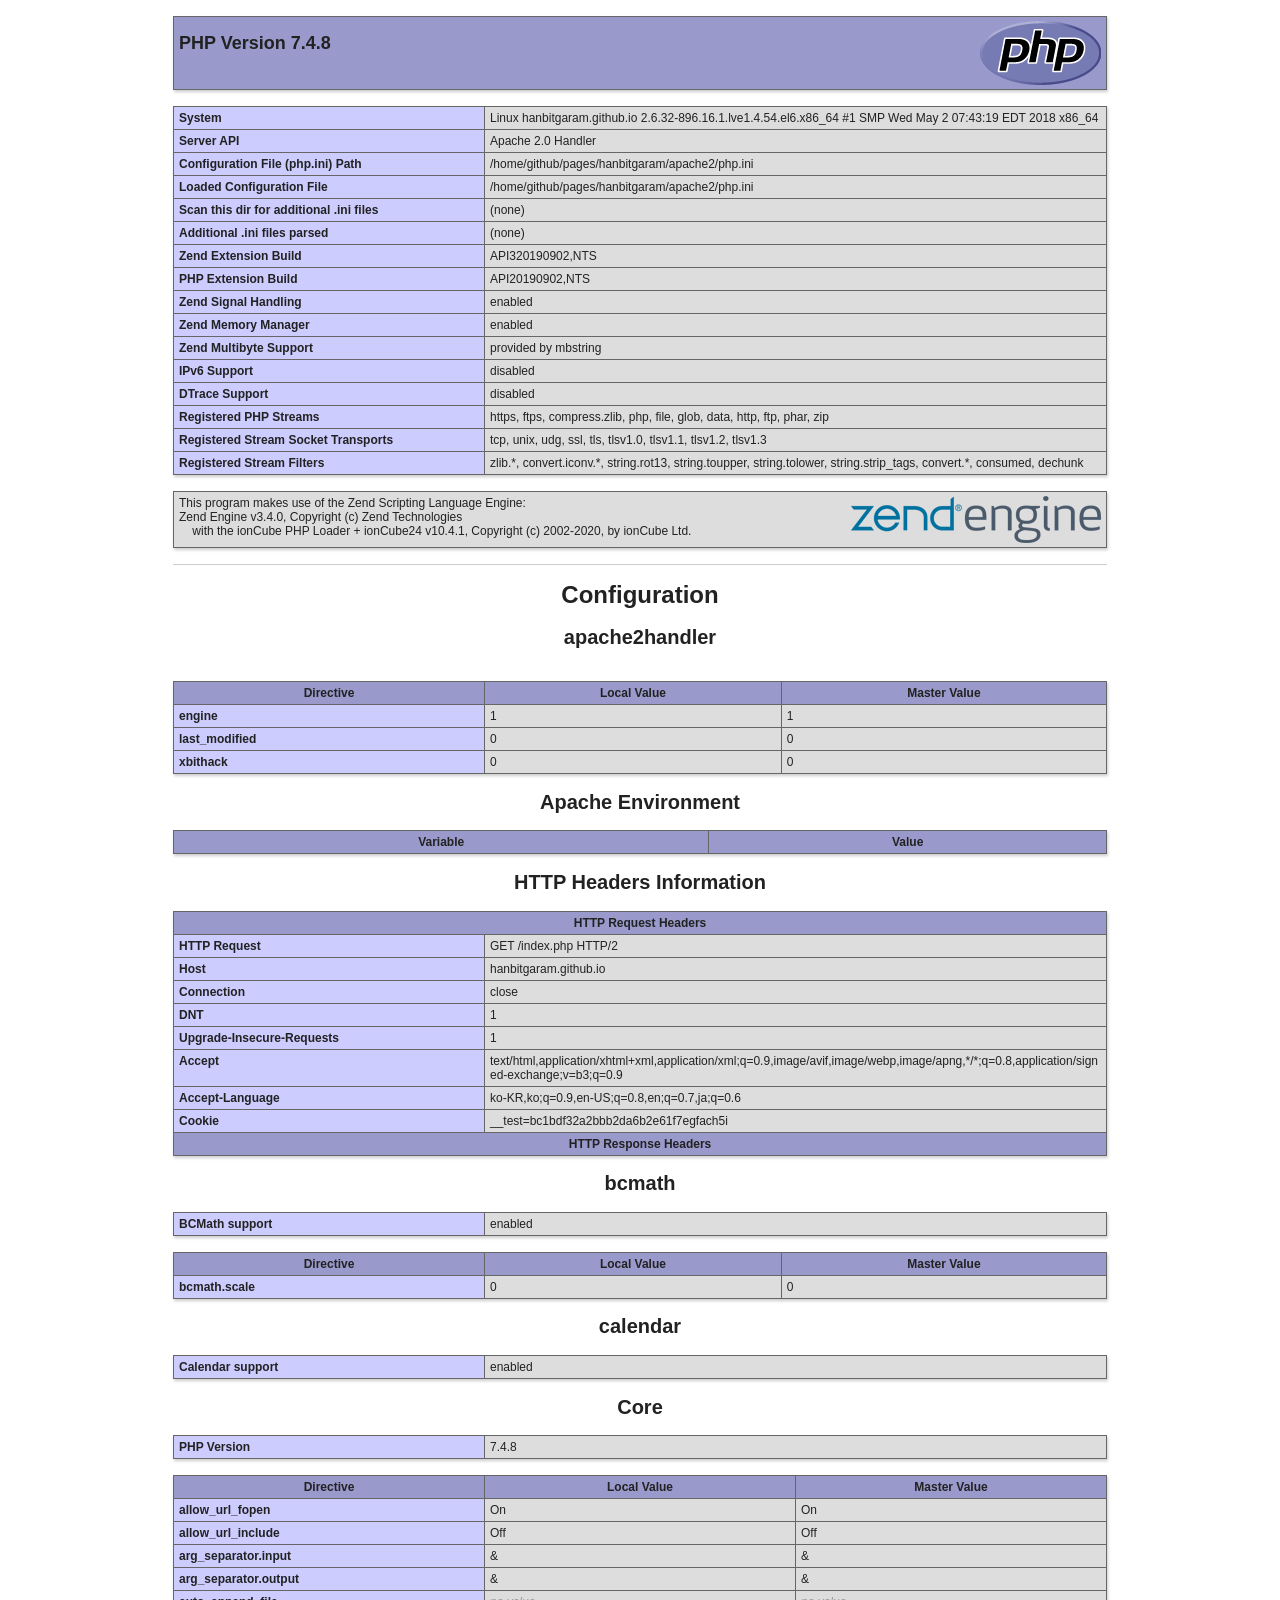
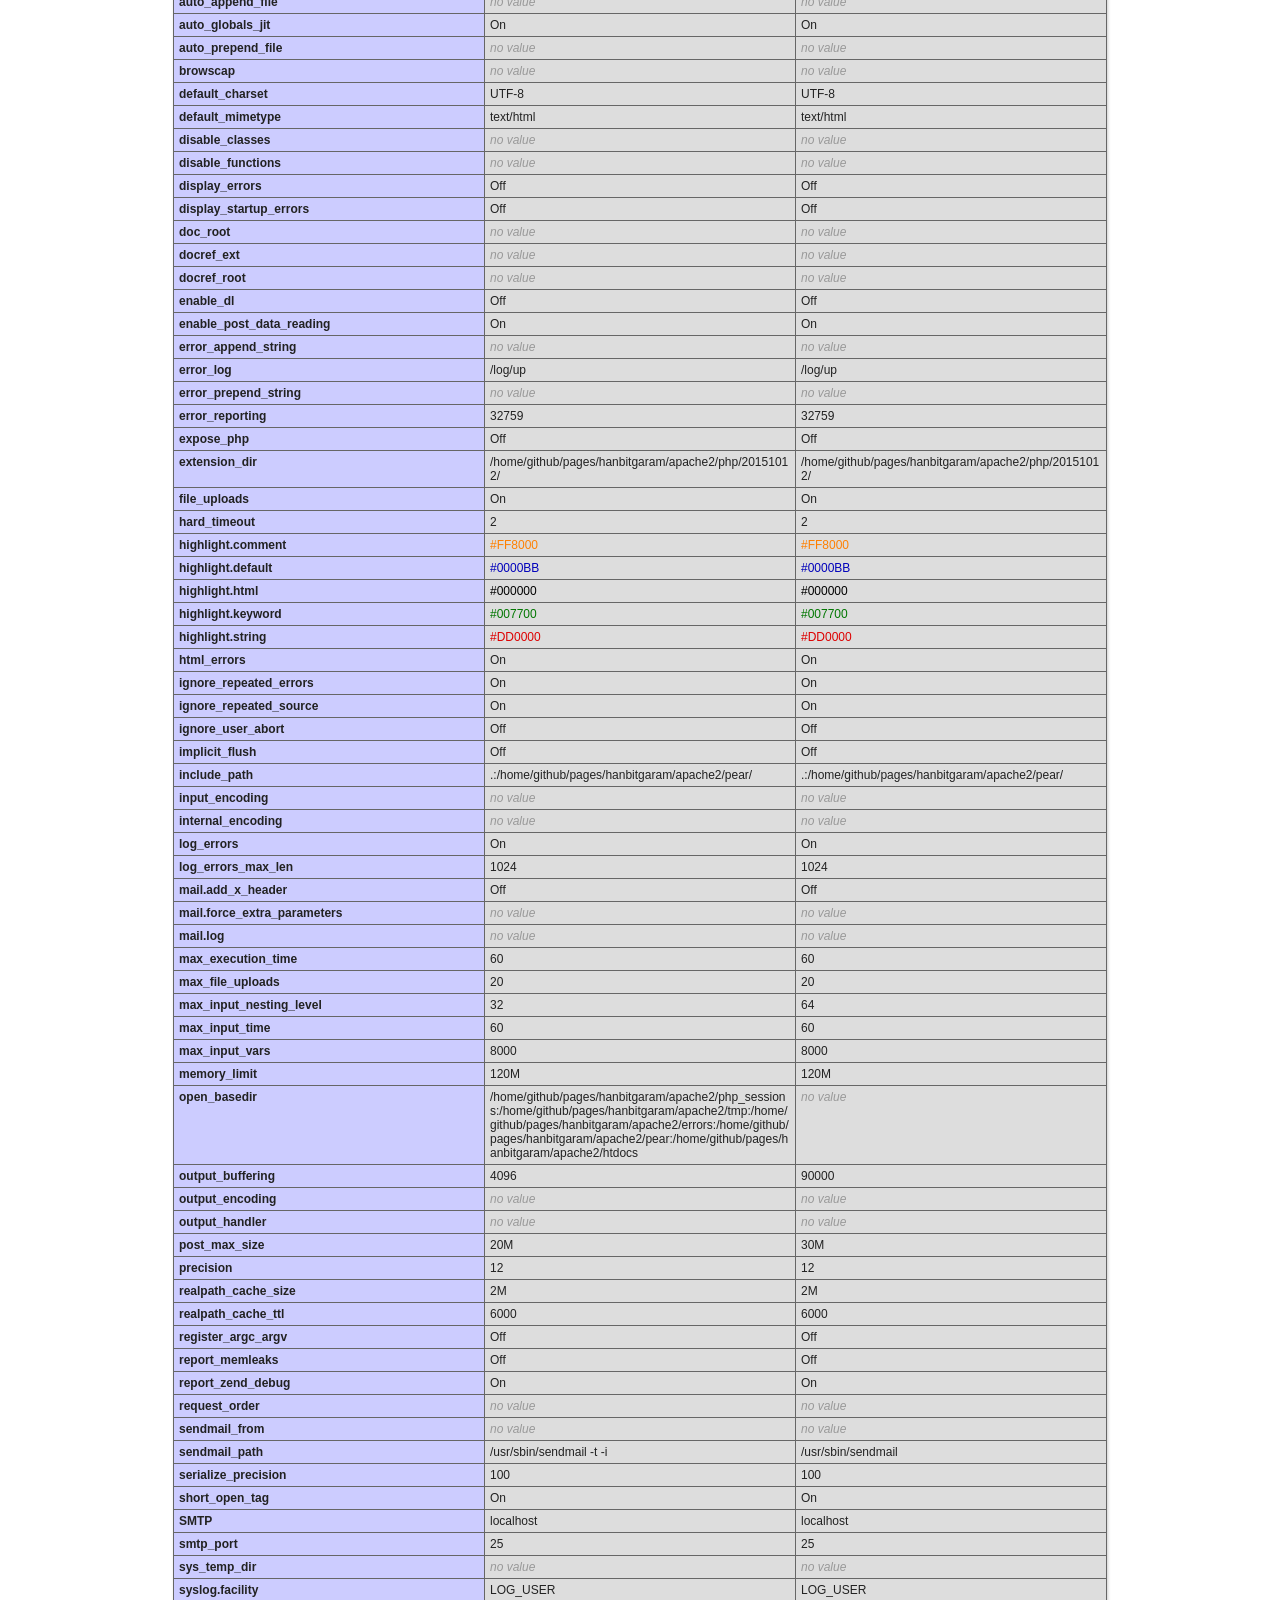
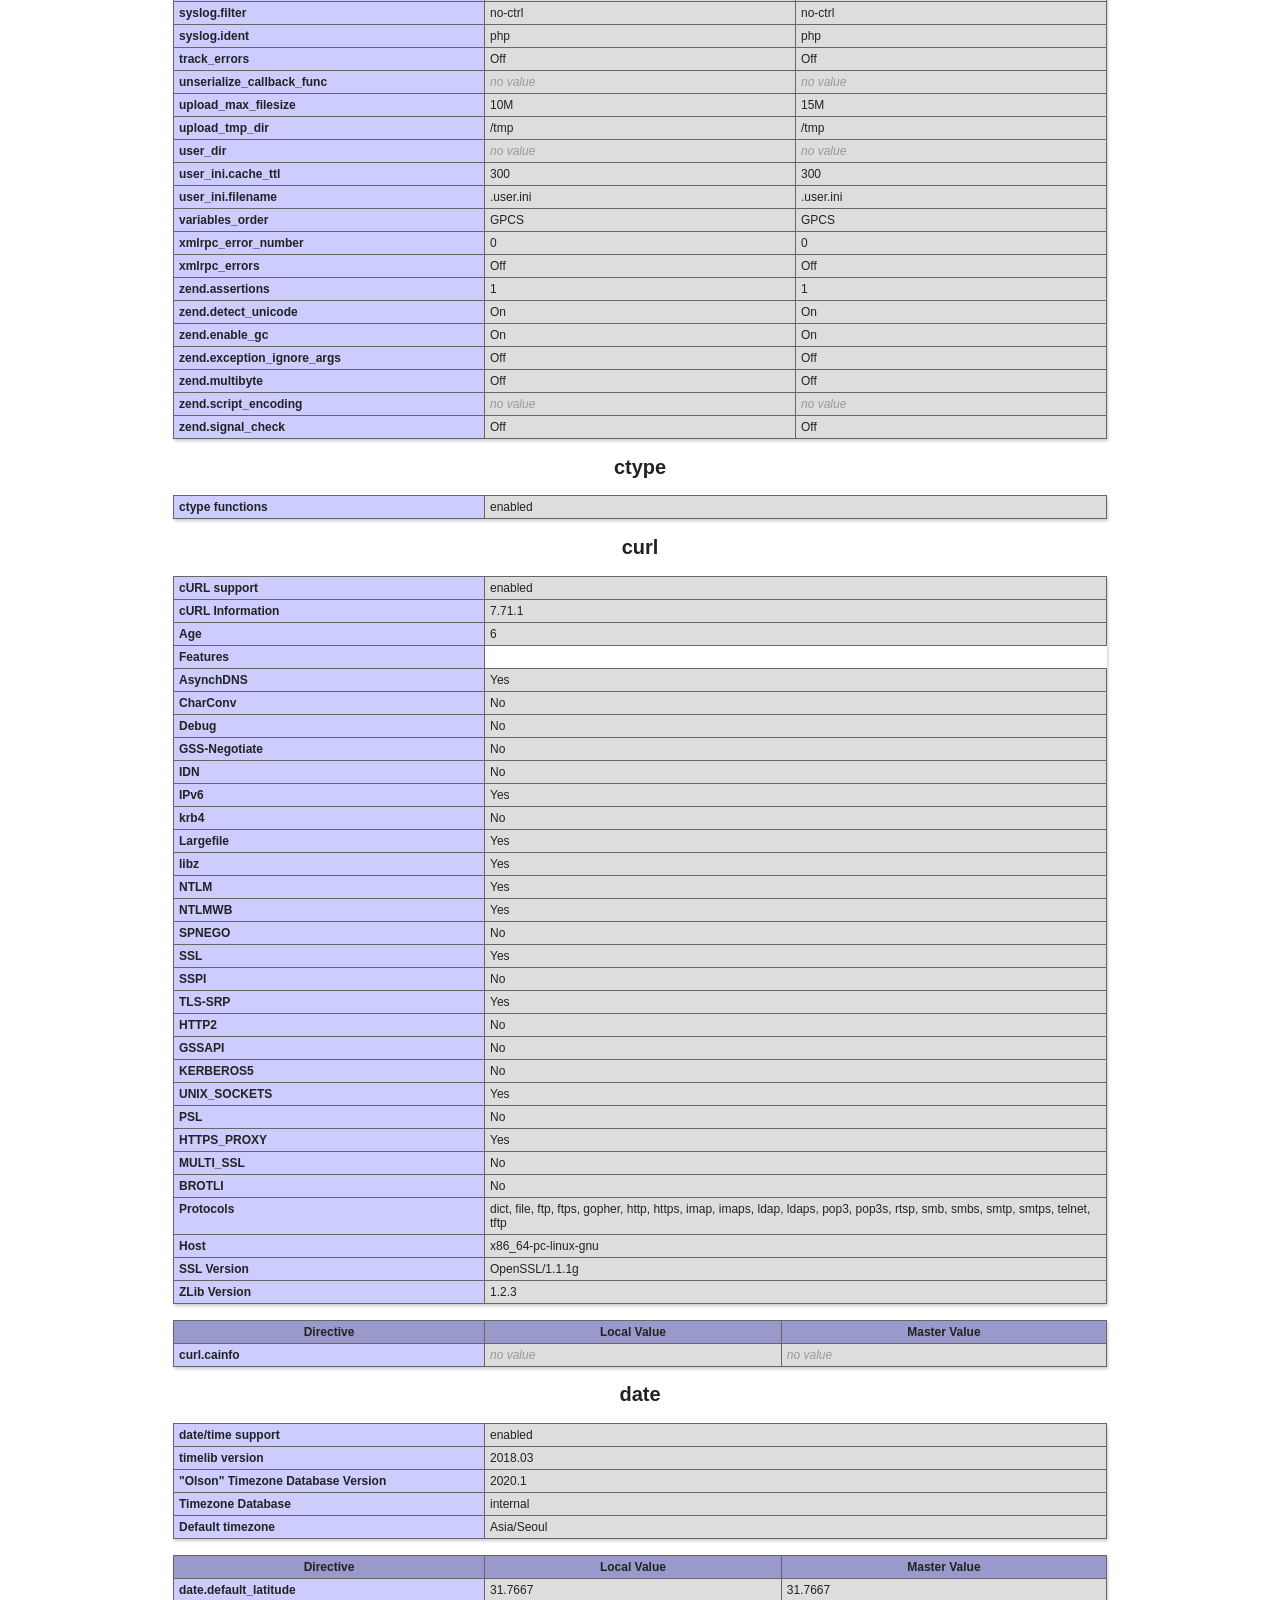
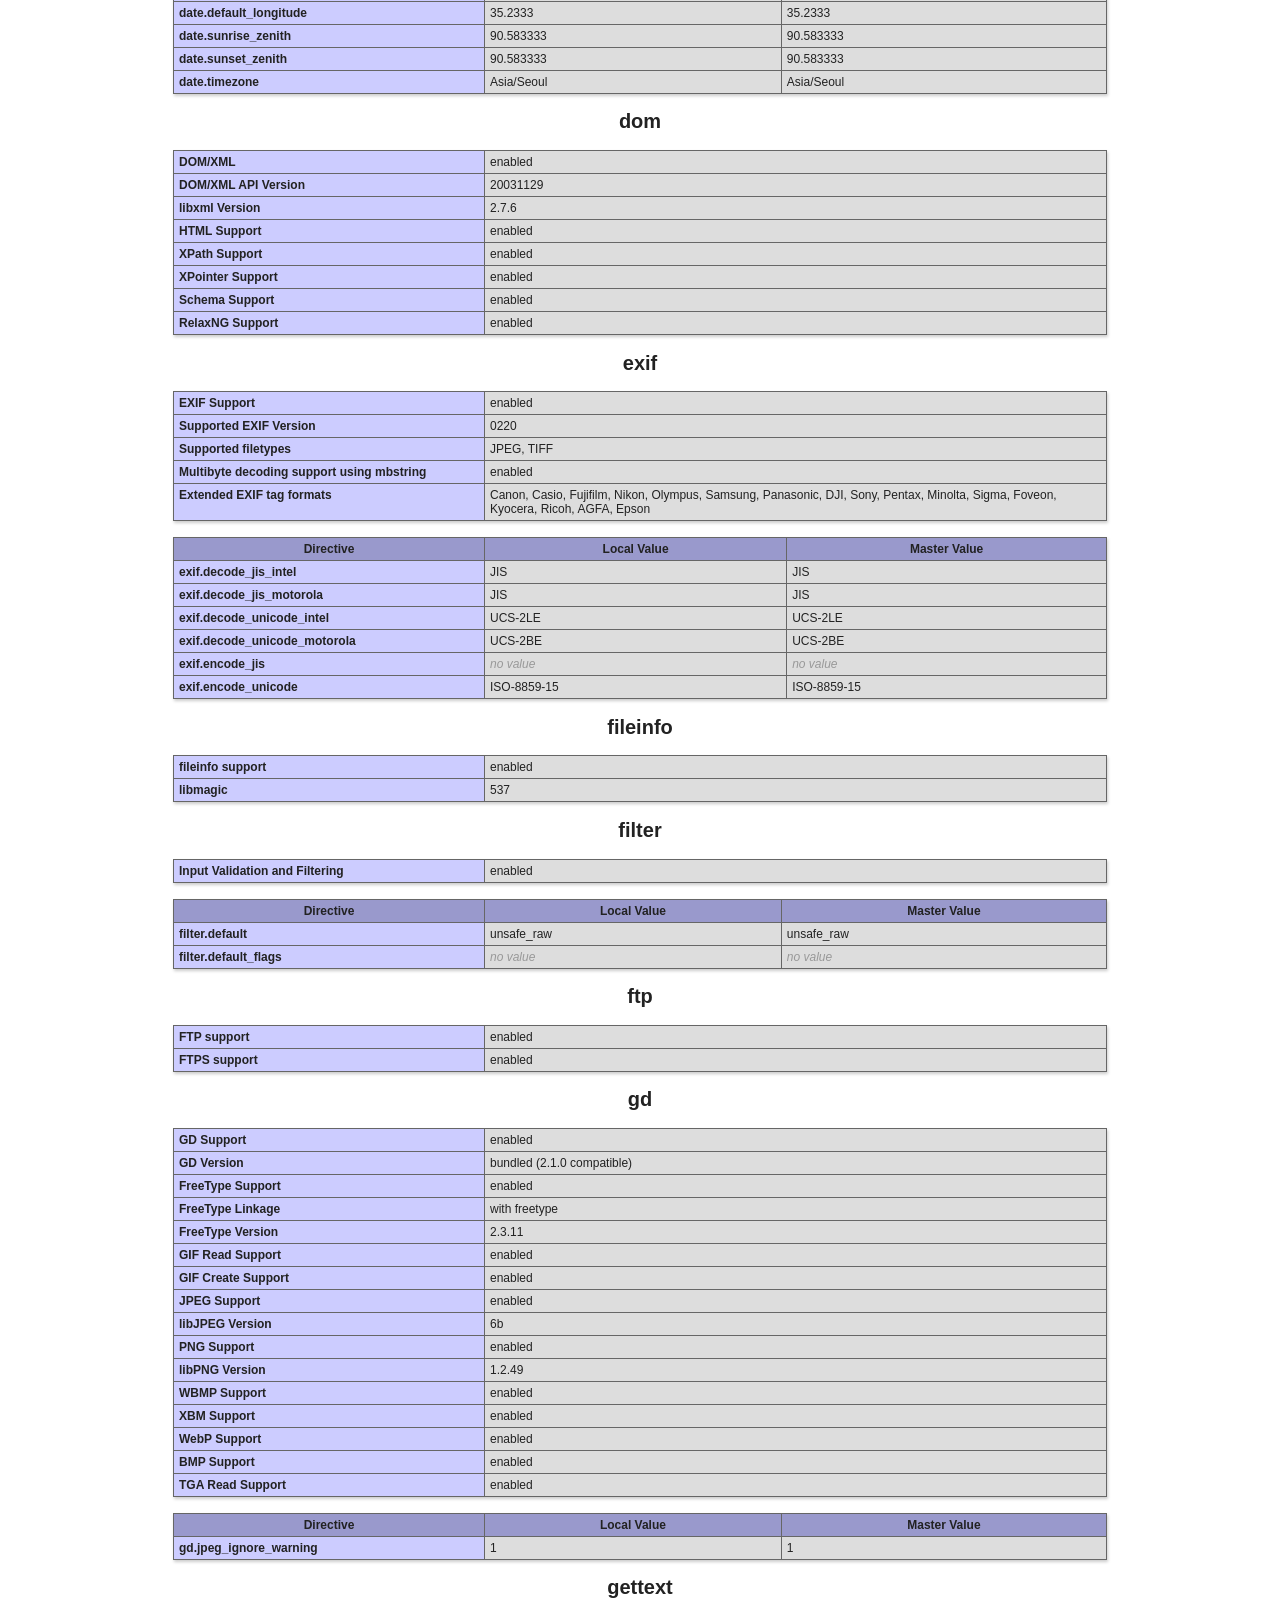
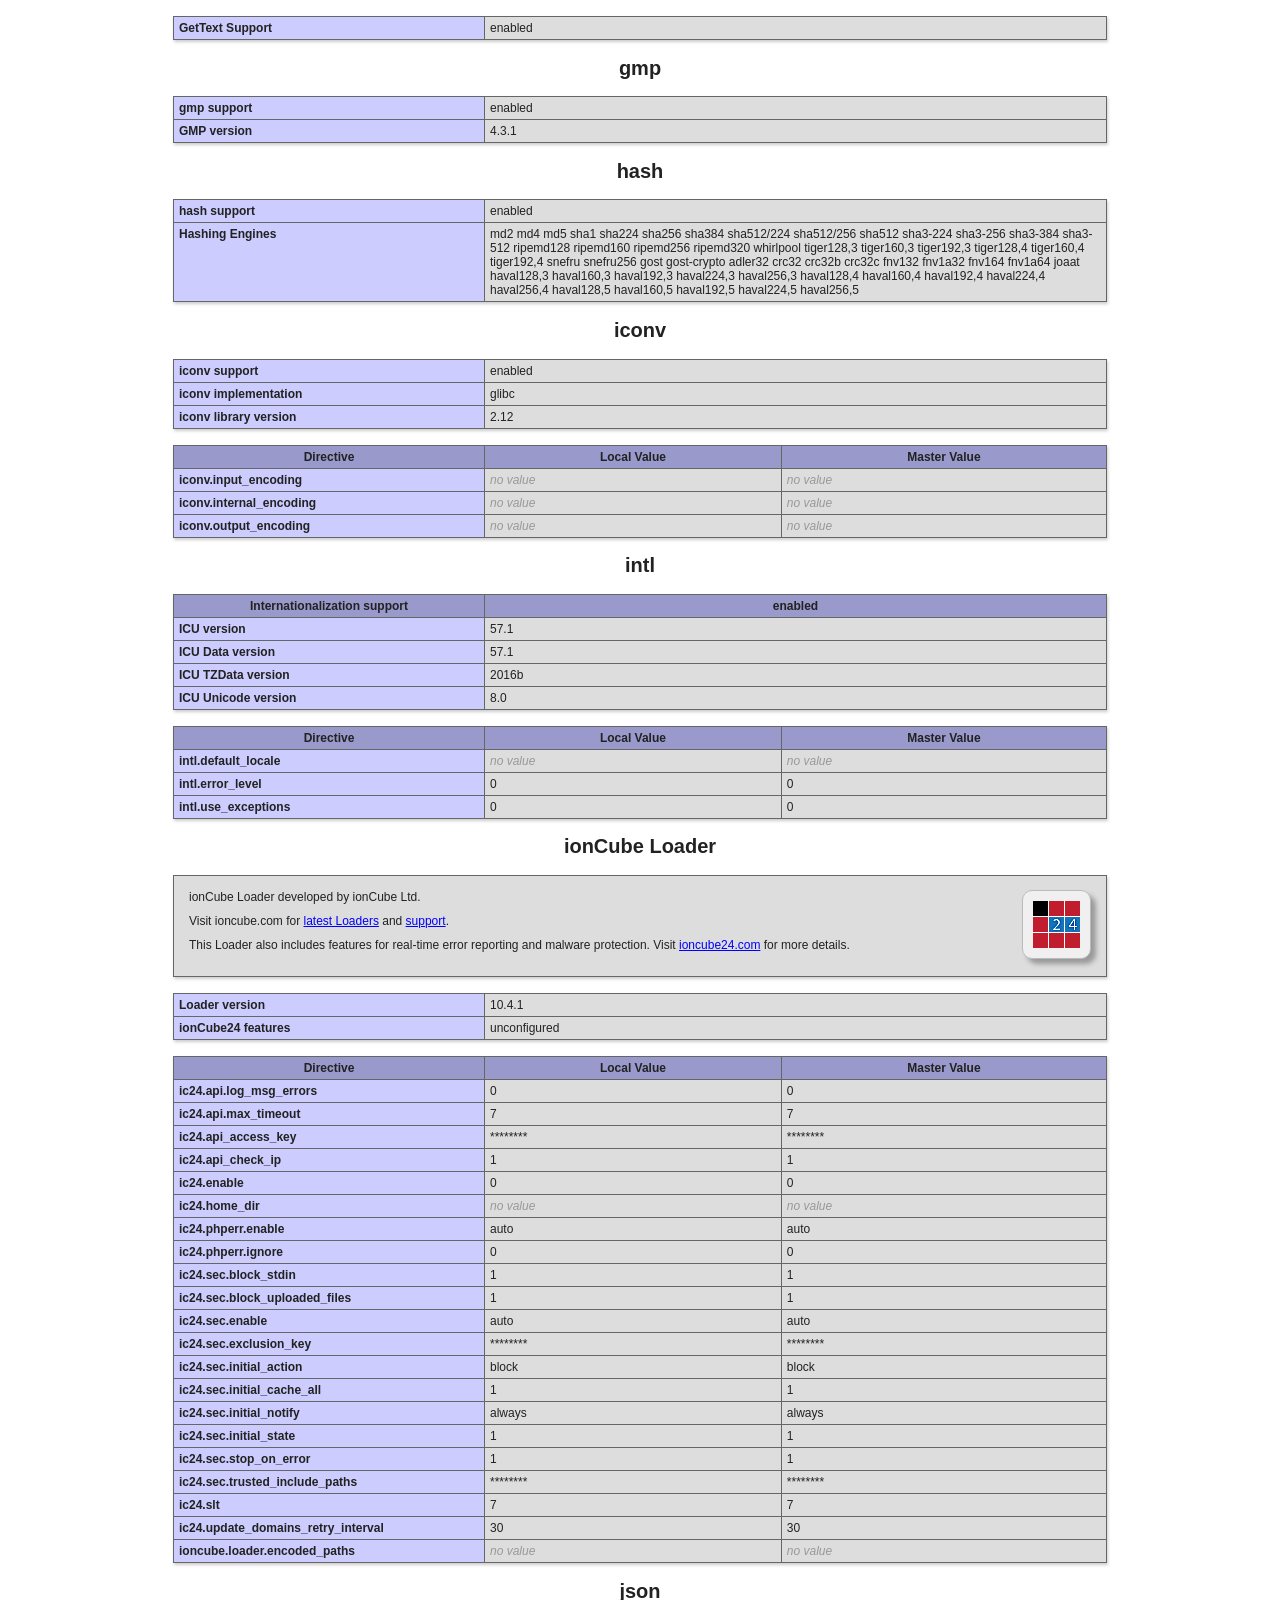
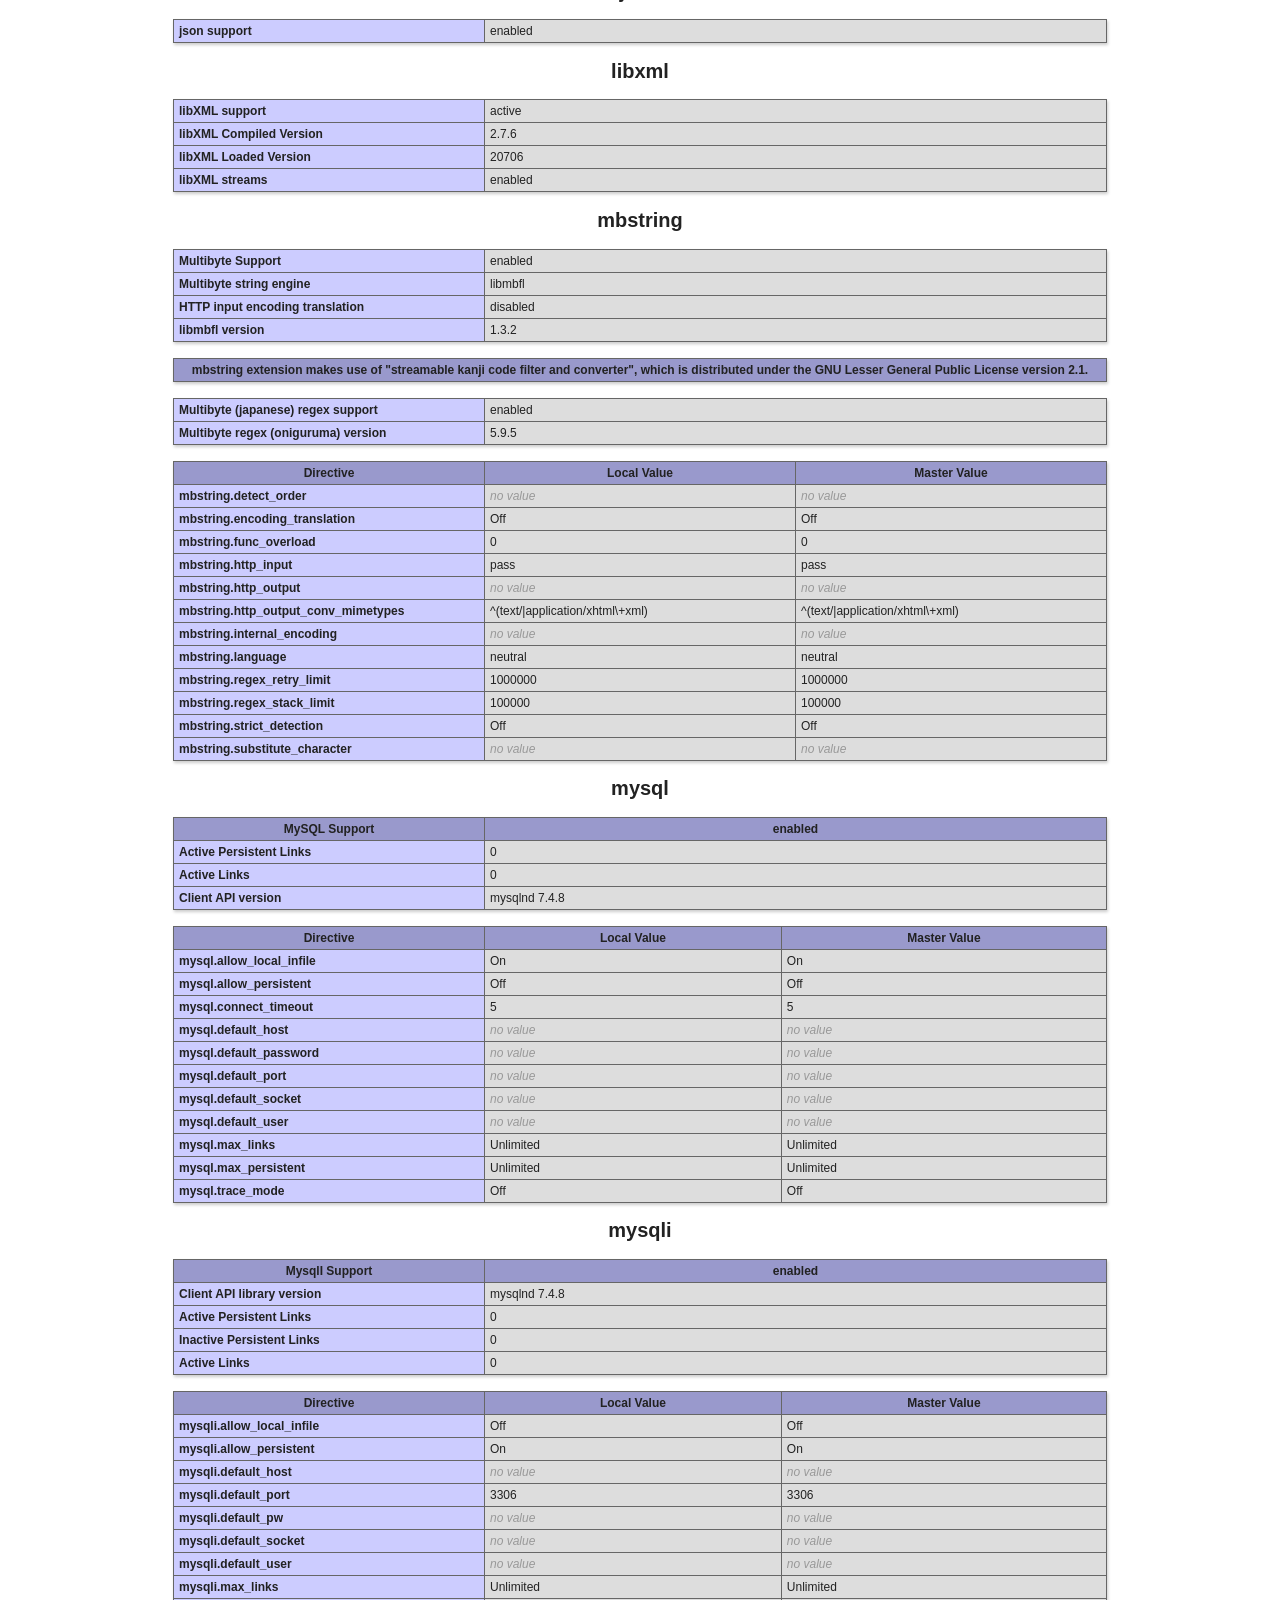
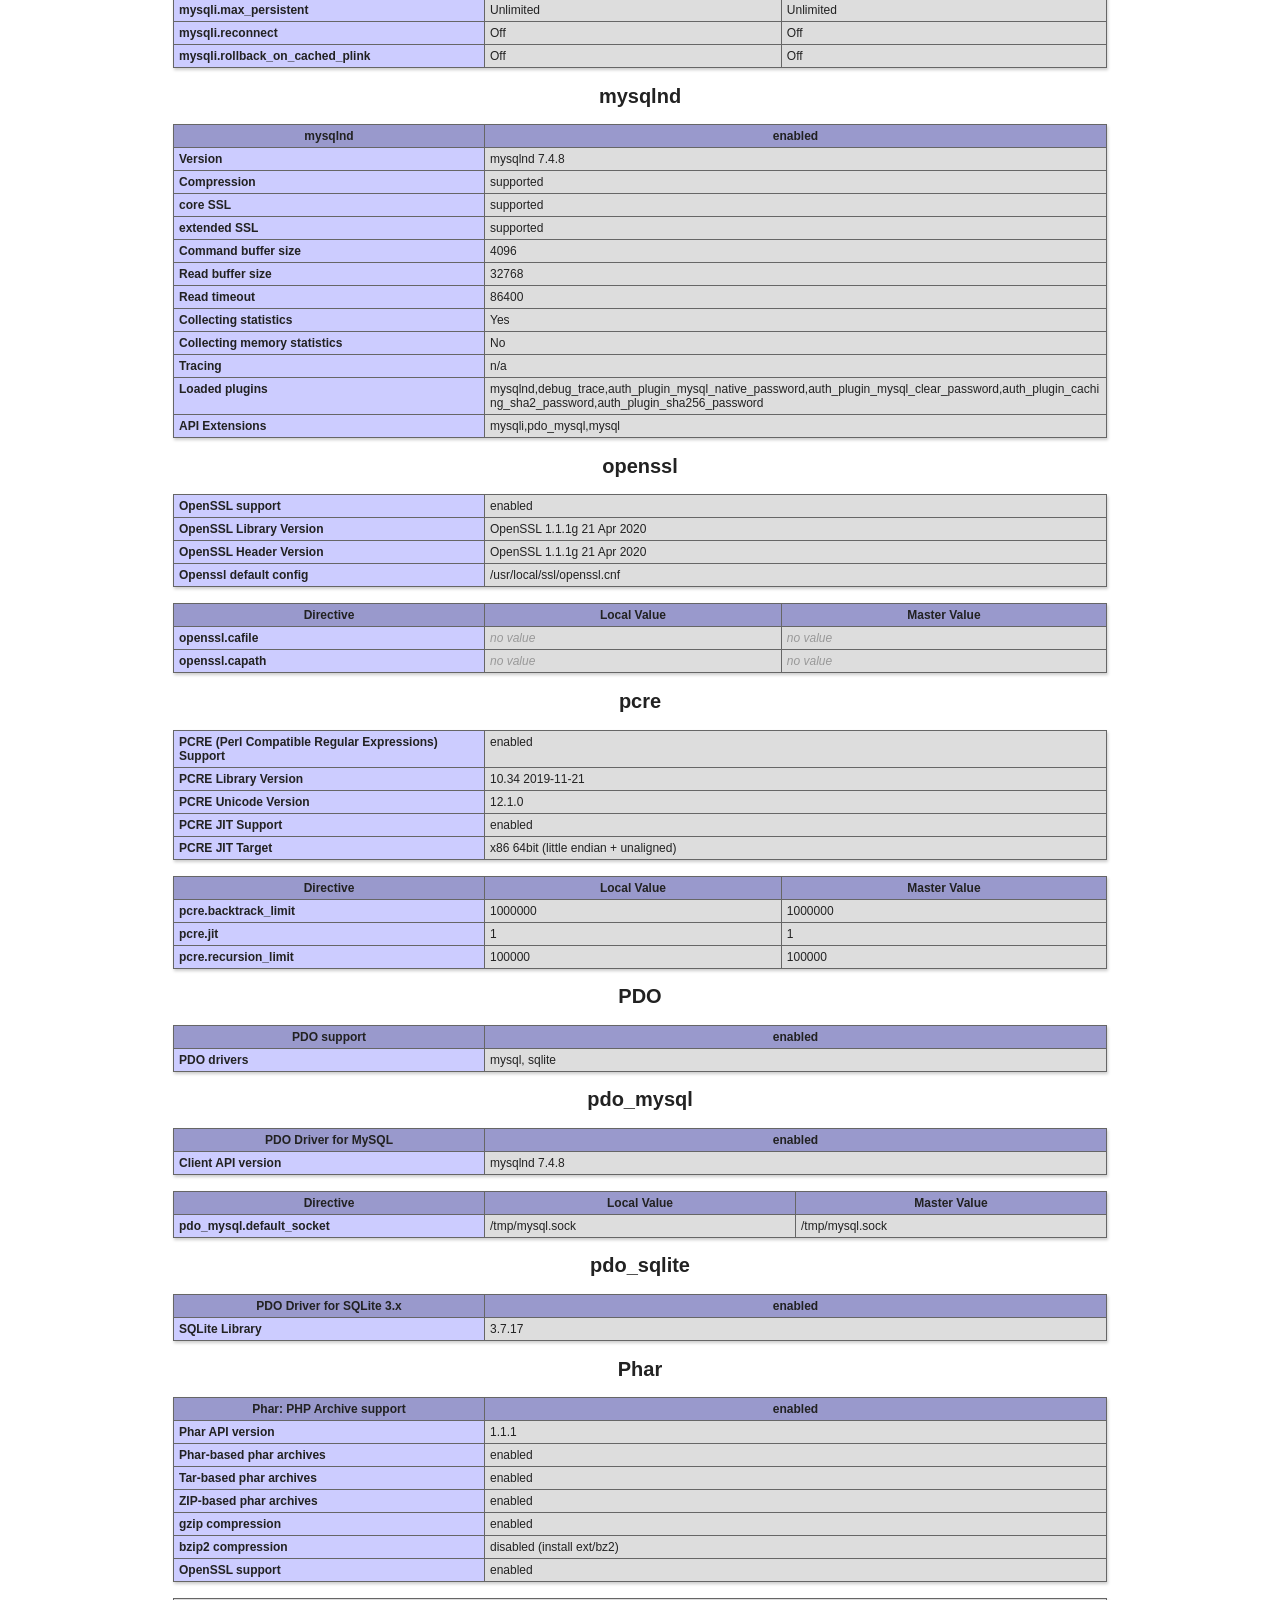
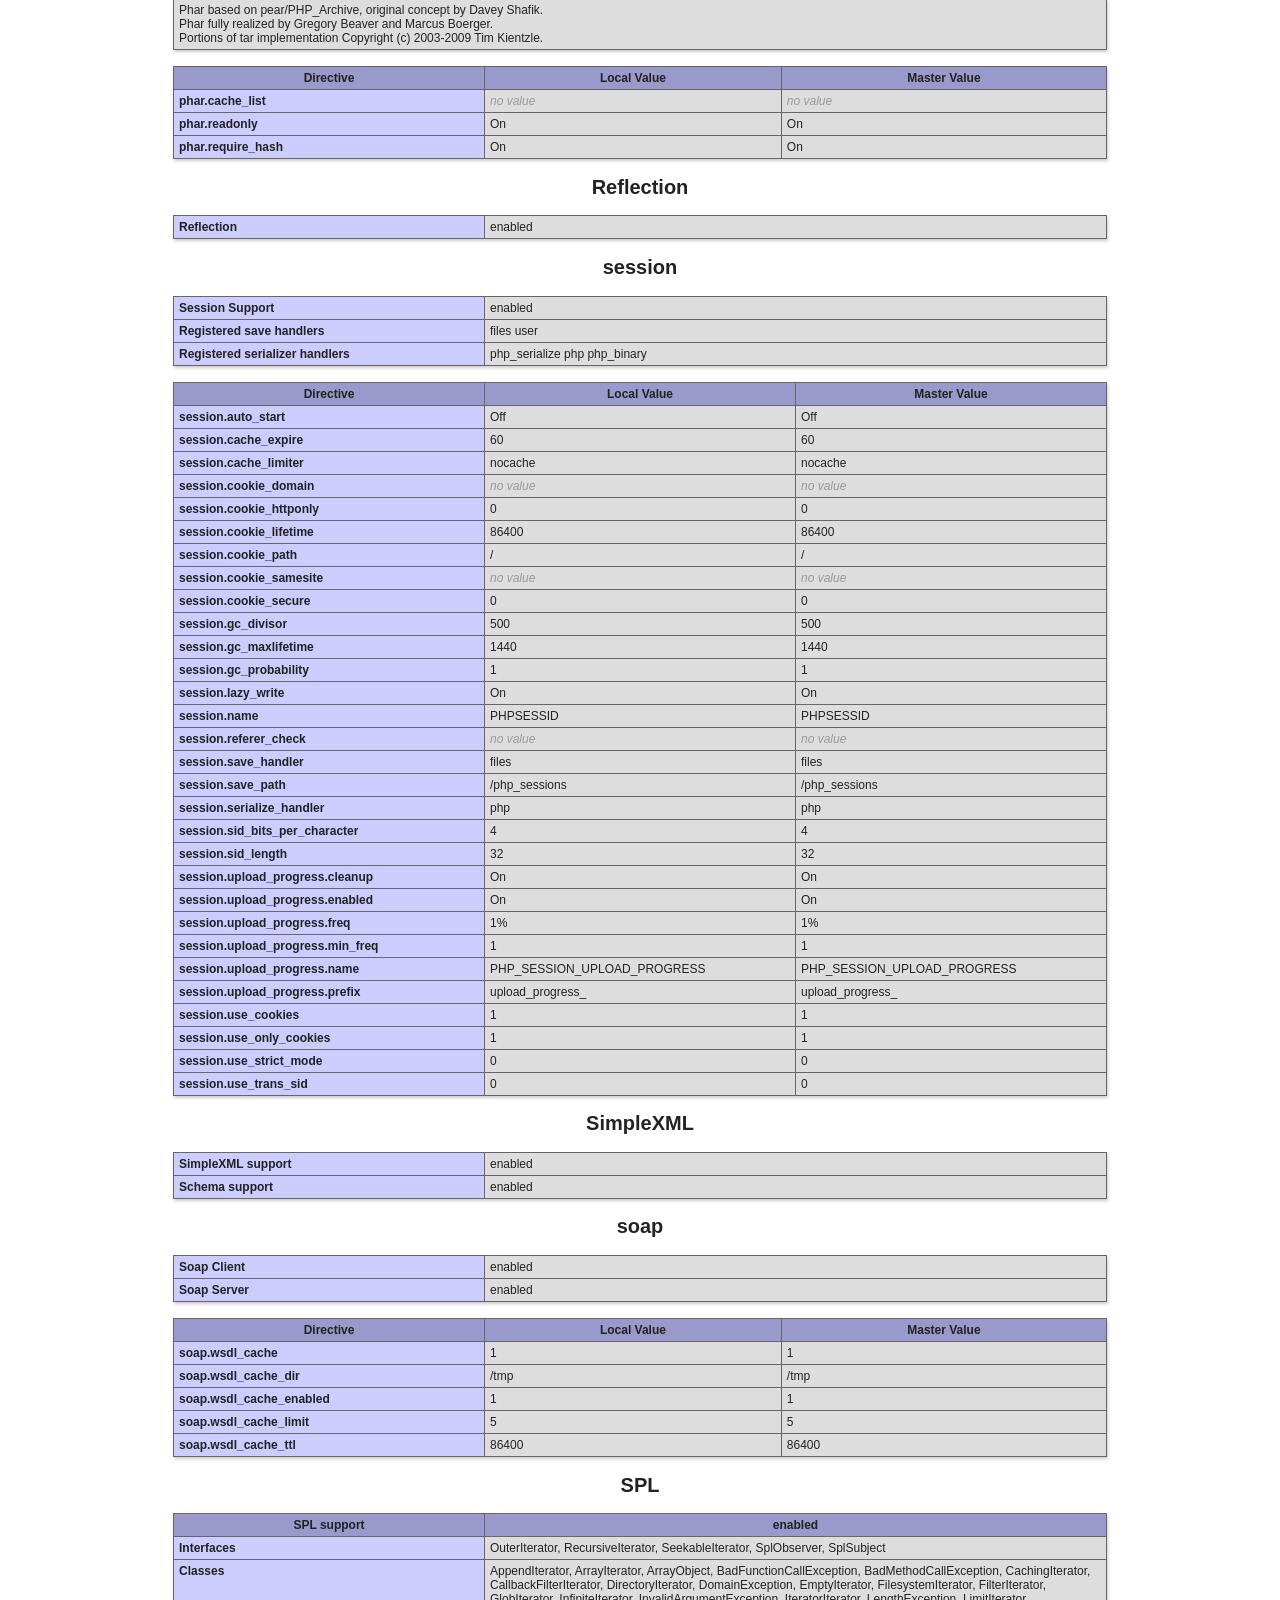
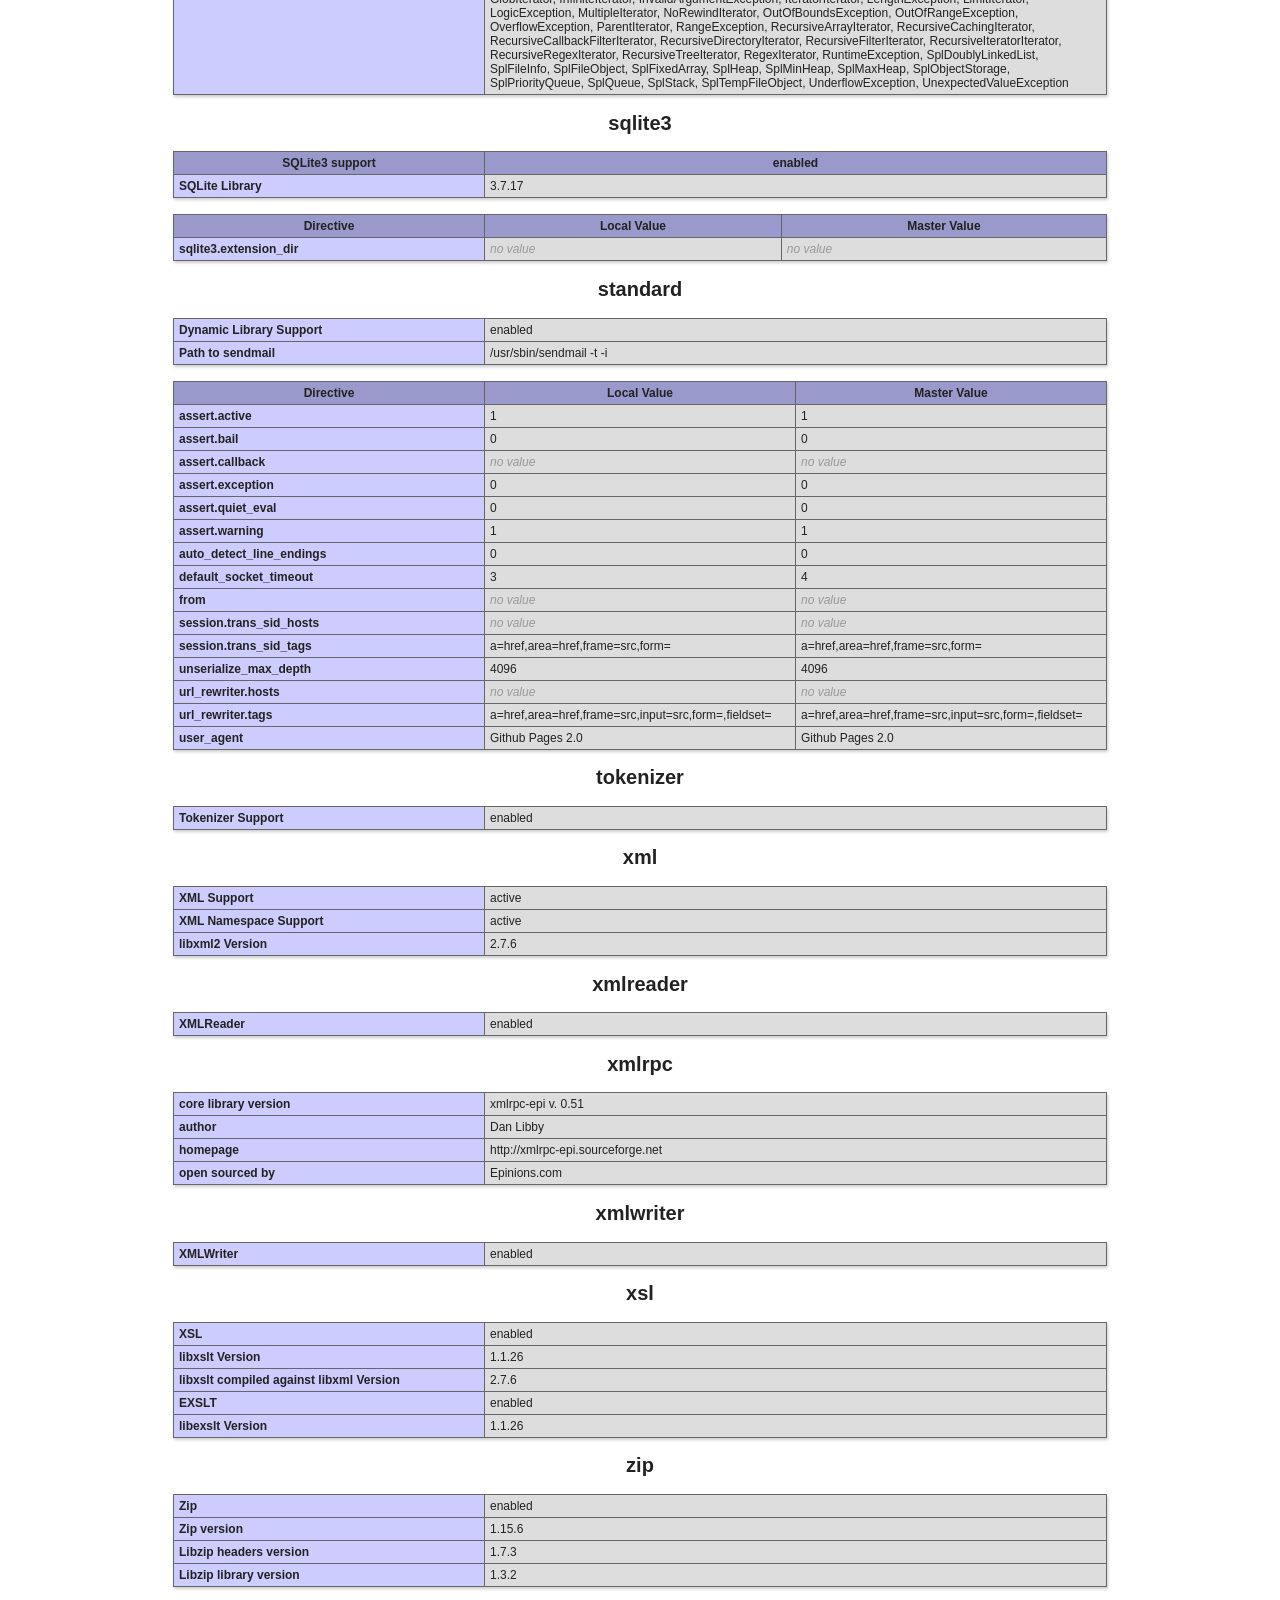
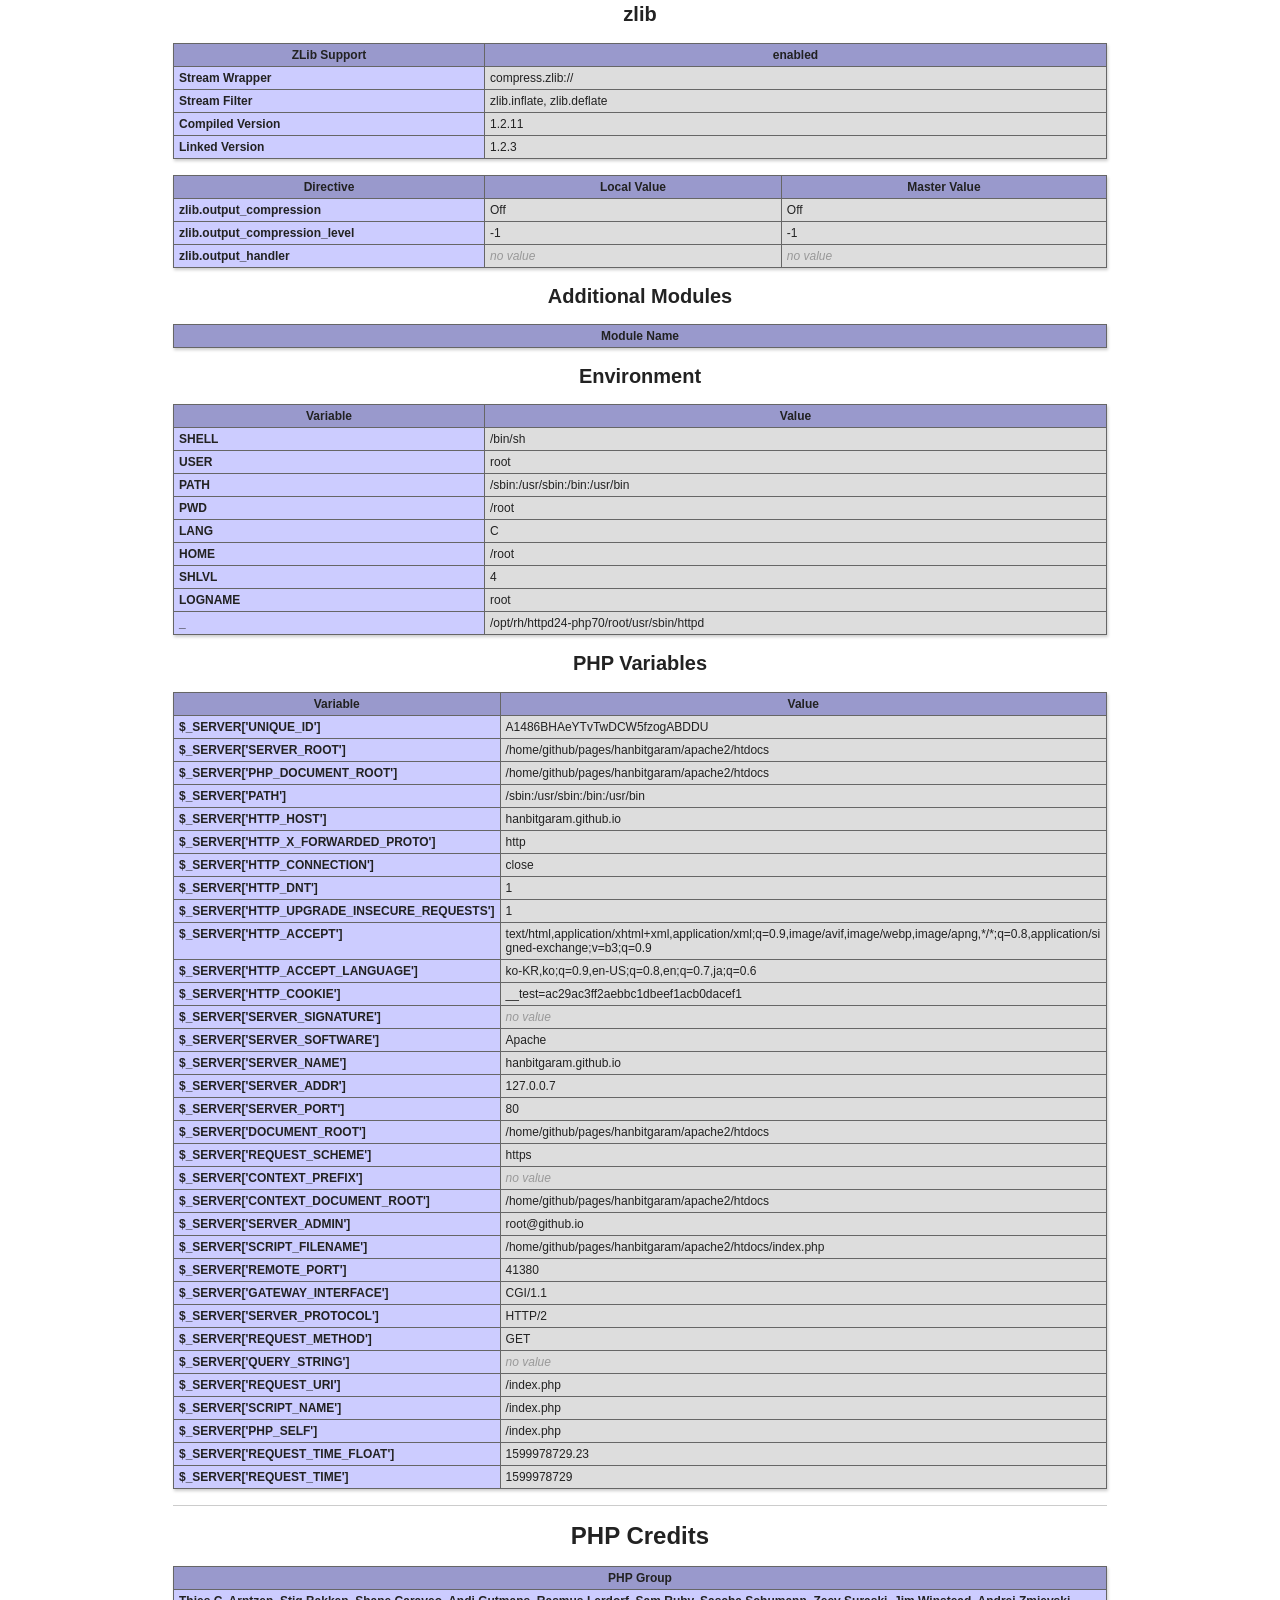
<file: index.html>
<!DOCTYPE html PUBLIC "-//W3C//DTD XHTML 1.0 Transitional//EN" "DTD/xhtml1-transitional.dtd">
<html xmlns="http://www.w3.org/1999/xhtml"><head>
<style type="text/css">
body {background-color: #fff; color: #222; font-family: sans-serif;}
pre {margin: 0; font-family: monospace;}
a:link {color: #009; text-decoration: none; background-color: #fff;}
a:hover {text-decoration: underline;}
table {border-collapse: collapse; border: 0; width: 934px; box-shadow: 1px 2px 3px #ccc;}
.center {text-align: center;}
.center table {margin: 1em auto; text-align: left;}
.center th {text-align: center !important;}
td, th {border: 1px solid #666; font-size: 75%; vertical-align: baseline; padding: 4px 5px;}
th {position: sticky; top: 0; background: inherit;}
h1 {font-size: 150%;}
h2 {font-size: 125%;}
.p {text-align: left;}
.e {background-color: #ccf; width: 300px; font-weight: bold;}
.h {background-color: #99c; font-weight: bold;}
.v {background-color: #ddd; max-width: 300px; overflow-x: auto; word-wrap: break-word;}
.v i {color: #999;}
img {float: right; border: 0;}
hr {width: 934px; background-color: #ccc; border: 0; height: 1px;}
</style>
<title>PHP 7.4.8 - phpinfo()</title><meta name="ROBOTS" content="NOINDEX,NOFOLLOW,NOARCHIVE" /></head>
<body><div class="center">
<table>
<tr class="h"><td>
<a href="http://www.php.net/"><img border="0" src="[data-uri]" alt="PHP logo" /></a><h1 class="p">PHP Version 7.4.8</h1>
</td></tr>
</table>
<table>
<tr><td class="e">System </td><td class="v">Linux hanbitgaram.github.io 2.6.32-896.16.1.lve1.4.54.el6.x86_64 #1 SMP Wed May 2 07:43:19 EDT 2018 x86_64 </td></tr>
<tr><td class="e">Server API </td><td class="v">Apache 2.0 Handler </td></tr>
<tr><td class="e">Configuration File (php.ini) Path </td><td class="v">/home/github/pages/hanbitgaram/apache2/php.ini </td></tr>
<tr><td class="e">Loaded Configuration File </td><td class="v">/home/github/pages/hanbitgaram/apache2/php.ini </td></tr>
<tr><td class="e">Scan this dir for additional .ini files </td><td class="v">(none) </td></tr>
<tr><td class="e">Additional .ini files parsed </td><td class="v">(none) </td></tr>
<tr><td class="e">Zend Extension Build </td><td class="v">API320190902,NTS </td></tr>
<tr><td class="e">PHP Extension Build </td><td class="v">API20190902,NTS </td></tr>
<tr><td class="e">Zend Signal Handling </td><td class="v">enabled </td></tr>
<tr><td class="e">Zend Memory Manager </td><td class="v">enabled </td></tr>
<tr><td class="e">Zend Multibyte Support </td><td class="v">provided by mbstring </td></tr>
<tr><td class="e">IPv6 Support </td><td class="v">disabled </td></tr>
<tr><td class="e">DTrace Support </td><td class="v">disabled </td></tr>
<tr><td class="e">Registered PHP Streams</td><td class="v">https, ftps, compress.zlib, php, file, glob, data, http, ftp, phar, zip</td></tr>
<tr><td class="e">Registered Stream Socket Transports</td><td class="v">tcp, unix, udg, ssl, tls, tlsv1.0, tlsv1.1, tlsv1.2, tlsv1.3</td></tr>
<tr><td class="e">Registered Stream Filters</td><td class="v">zlib.*, convert.iconv.*, string.rot13, string.toupper, string.tolower, string.strip_tags, convert.*, consumed, dechunk</td></tr>
</table>
<table>
<tr class="v"><td>
<a href="http://www.zend.com/"><img border="0" src="[data-uri]" alt="Zend logo" /></a>
This program makes use of the Zend Scripting Language Engine:<br />Zend&nbsp;Engine&nbsp;v3.4.0,&nbsp;Copyright&nbsp;(c)&nbsp;Zend&nbsp;Technologies<br />&nbsp;&nbsp;&nbsp;&nbsp;with&nbsp;the&nbsp;ionCube&nbsp;PHP&nbsp;Loader&nbsp;+&nbsp;ionCube24&nbsp;v10.4.1,&nbsp;Copyright&nbsp;(c)&nbsp;2002-2020,&nbsp;by&nbsp;ionCube&nbsp;Ltd.<br /></td></tr>
</table>
<hr />
<h1>Configuration</h1>
<h2><a name="module_apache2handler">apache2handler</a></h2>
<table>
</table>
<table>
<tr class="h"><th>Directive</th><th>Local Value</th><th>Master Value</th></tr>
<tr><td class="e">engine</td><td class="v">1</td><td class="v">1</td></tr>
<tr><td class="e">last_modified</td><td class="v">0</td><td class="v">0</td></tr>
<tr><td class="e">xbithack</td><td class="v">0</td><td class="v">0</td></tr>
</table>
<h2>Apache Environment</h2>
<table>
<tr class="h"><th>Variable</th><th>Value</th></tr>
</table>
<h2>HTTP Headers Information</h2>
<table>
<tr class="h"><th colspan="2">HTTP Request Headers</th></tr>
<tr><td class="e">HTTP Request </td><td class="v">GET /index.php HTTP/2 </td></tr>
<tr><td class="e">Host </td><td class="v">hanbitgaram.github.io </td></tr>
<tr><td class="e">Connection </td><td class="v">close </td></tr>
<tr><td class="e">DNT </td><td class="v">1 </td></tr>
<tr><td class="e">Upgrade-Insecure-Requests </td><td class="v">1 </td></tr>
<tr><td class="e">Accept </td><td class="v">text/html,application/xhtml+xml,application/xml;q=0.9,image/avif,image/webp,image/apng,*/*;q=0.8,application/signed-exchange;v=b3;q=0.9 </td></tr>
<tr><td class="e">Accept-Language </td><td class="v">ko-KR,ko;q=0.9,en-US;q=0.8,en;q=0.7,ja;q=0.6 </td></tr>
<tr><td class="e">Cookie </td><td class="v">__test=bc1bdf32a2bbb2da6b2e61f7egfach5i </td></tr>
<tr class="h"><th colspan="2">HTTP Response Headers</th></tr>
</table>
<h2><a name="module_bcmath">bcmath</a></h2>
<table>
<tr><td class="e">BCMath support </td><td class="v">enabled </td></tr>
</table>
<table>
<tr class="h"><th>Directive</th><th>Local Value</th><th>Master Value</th></tr>
<tr><td class="e">bcmath.scale</td><td class="v">0</td><td class="v">0</td></tr>
</table>
<h2><a name="module_calendar">calendar</a></h2>
<table>
<tr><td class="e">Calendar support </td><td class="v">enabled </td></tr>
</table>
<h2><a name="module_core">Core</a></h2>
<table>
<tr><td class="e">PHP Version </td><td class="v">7.4.8 </td></tr>
</table>
<table>
<tr class="h"><th>Directive</th><th>Local Value</th><th>Master Value</th></tr>
<tr><td class="e">allow_url_fopen</td><td class="v">On</td><td class="v">On</td></tr>
<tr><td class="e">allow_url_include</td><td class="v">Off</td><td class="v">Off</td></tr>
<tr><td class="e">arg_separator.input</td><td class="v">&amp;</td><td class="v">&amp;</td></tr>
<tr><td class="e">arg_separator.output</td><td class="v">&amp;</td><td class="v">&amp;</td></tr>
<tr><td class="e">auto_append_file</td><td class="v"><i>no value</i></td><td class="v"><i>no value</i></td></tr>
<tr><td class="e">auto_globals_jit</td><td class="v">On</td><td class="v">On</td></tr>
<tr><td class="e">auto_prepend_file</td><td class="v"><i>no value</i></td><td class="v"><i>no value</i></td></tr>
<tr><td class="e">browscap</td><td class="v"><i>no value</i></td><td class="v"><i>no value</i></td></tr>
<tr><td class="e">default_charset</td><td class="v">UTF-8</td><td class="v">UTF-8</td></tr>
<tr><td class="e">default_mimetype</td><td class="v">text/html</td><td class="v">text/html</td></tr>
<tr><td class="e">disable_classes</td><td class="v"><i>no value</i></td><td class="v"><i>no value</i></td></tr>
<tr><td class="e">disable_functions</td><td class="v"><i>no value</i></td><td class="v"><i>no value</i></td></tr>
<tr><td class="e">display_errors</td><td class="v">Off</td><td class="v">Off</td></tr>
<tr><td class="e">display_startup_errors</td><td class="v">Off</td><td class="v">Off</td></tr>
<tr><td class="e">doc_root</td><td class="v"><i>no value</i></td><td class="v"><i>no value</i></td></tr>
<tr><td class="e">docref_ext</td><td class="v"><i>no value</i></td><td class="v"><i>no value</i></td></tr>
<tr><td class="e">docref_root</td><td class="v"><i>no value</i></td><td class="v"><i>no value</i></td></tr>
<tr><td class="e">enable_dl</td><td class="v">Off</td><td class="v">Off</td></tr>
<tr><td class="e">enable_post_data_reading</td><td class="v">On</td><td class="v">On</td></tr>
<tr><td class="e">error_append_string</td><td class="v"><i>no value</i></td><td class="v"><i>no value</i></td></tr>
<tr><td class="e">error_log</td><td class="v">/log/up</td><td class="v">/log/up</td></tr>
<tr><td class="e">error_prepend_string</td><td class="v"><i>no value</i></td><td class="v"><i>no value</i></td></tr>
<tr><td class="e">error_reporting</td><td class="v">32759</td><td class="v">32759</td></tr>
<tr><td class="e">expose_php</td><td class="v">Off</td><td class="v">Off</td></tr>
<tr><td class="e">extension_dir</td><td class="v">/home/github/pages/hanbitgaram/apache2/php/20151012/</td><td class="v">/home/github/pages/hanbitgaram/apache2/php/20151012/</td></tr>
<tr><td class="e">file_uploads</td><td class="v">On</td><td class="v">On</td></tr>
<tr><td class="e">hard_timeout</td><td class="v">2</td><td class="v">2</td></tr>
<tr><td class="e">highlight.comment</td><td class="v"><font style="color: #FF8000">#FF8000</font></td><td class="v"><font style="color: #FF8000">#FF8000</font></td></tr>
<tr><td class="e">highlight.default</td><td class="v"><font style="color: #0000BB">#0000BB</font></td><td class="v"><font style="color: #0000BB">#0000BB</font></td></tr>
<tr><td class="e">highlight.html</td><td class="v"><font style="color: #000000">#000000</font></td><td class="v"><font style="color: #000000">#000000</font></td></tr>
<tr><td class="e">highlight.keyword</td><td class="v"><font style="color: #007700">#007700</font></td><td class="v"><font style="color: #007700">#007700</font></td></tr>
<tr><td class="e">highlight.string</td><td class="v"><font style="color: #DD0000">#DD0000</font></td><td class="v"><font style="color: #DD0000">#DD0000</font></td></tr>
<tr><td class="e">html_errors</td><td class="v">On</td><td class="v">On</td></tr>
<tr><td class="e">ignore_repeated_errors</td><td class="v">On</td><td class="v">On</td></tr>
<tr><td class="e">ignore_repeated_source</td><td class="v">On</td><td class="v">On</td></tr>
<tr><td class="e">ignore_user_abort</td><td class="v">Off</td><td class="v">Off</td></tr>
<tr><td class="e">implicit_flush</td><td class="v">Off</td><td class="v">Off</td></tr>
<tr><td class="e">include_path</td><td class="v">.:/home/github/pages/hanbitgaram/apache2/pear/</td><td class="v">.:/home/github/pages/hanbitgaram/apache2/pear/</td></tr>
<tr><td class="e">input_encoding</td><td class="v"><i>no value</i></td><td class="v"><i>no value</i></td></tr>
<tr><td class="e">internal_encoding</td><td class="v"><i>no value</i></td><td class="v"><i>no value</i></td></tr>
<tr><td class="e">log_errors</td><td class="v">On</td><td class="v">On</td></tr>
<tr><td class="e">log_errors_max_len</td><td class="v">1024</td><td class="v">1024</td></tr>
<tr><td class="e">mail.add_x_header</td><td class="v">Off</td><td class="v">Off</td></tr>
<tr><td class="e">mail.force_extra_parameters</td><td class="v"><i>no value</i></td><td class="v"><i>no value</i></td></tr>
<tr><td class="e">mail.log</td><td class="v"><i>no value</i></td><td class="v"><i>no value</i></td></tr>
<tr><td class="e">max_execution_time</td><td class="v">60</td><td class="v">60</td></tr>
<tr><td class="e">max_file_uploads</td><td class="v">20</td><td class="v">20</td></tr>
<tr><td class="e">max_input_nesting_level</td><td class="v">32</td><td class="v">64</td></tr>
<tr><td class="e">max_input_time</td><td class="v">60</td><td class="v">60</td></tr>
<tr><td class="e">max_input_vars</td><td class="v">8000</td><td class="v">8000</td></tr>
<tr><td class="e">memory_limit</td><td class="v">120M</td><td class="v">120M</td></tr>
<tr><td class="e">open_basedir</td><td class="v">/home/github/pages/hanbitgaram/apache2/php_sessions:/home/github/pages/hanbitgaram/apache2/tmp:/home/github/pages/hanbitgaram/apache2/errors:/home/github/pages/hanbitgaram/apache2/pear:/home/github/pages/hanbitgaram/apache2/htdocs</td><td class="v"><i>no value</i></td></tr>
<tr><td class="e">output_buffering</td><td class="v">4096</td><td class="v">90000</td></tr>
<tr><td class="e">output_encoding</td><td class="v"><i>no value</i></td><td class="v"><i>no value</i></td></tr>
<tr><td class="e">output_handler</td><td class="v"><i>no value</i></td><td class="v"><i>no value</i></td></tr>
<tr><td class="e">post_max_size</td><td class="v">20M</td><td class="v">30M</td></tr>
<tr><td class="e">precision</td><td class="v">12</td><td class="v">12</td></tr>
<tr><td class="e">realpath_cache_size</td><td class="v">2M</td><td class="v">2M</td></tr>
<tr><td class="e">realpath_cache_ttl</td><td class="v">6000</td><td class="v">6000</td></tr>
<tr><td class="e">register_argc_argv</td><td class="v">Off</td><td class="v">Off</td></tr>
<tr><td class="e">report_memleaks</td><td class="v">Off</td><td class="v">Off</td></tr>
<tr><td class="e">report_zend_debug</td><td class="v">On</td><td class="v">On</td></tr>
<tr><td class="e">request_order</td><td class="v"><i>no value</i></td><td class="v"><i>no value</i></td></tr>
<tr><td class="e">sendmail_from</td><td class="v"><i>no value</i></td><td class="v"><i>no value</i></td></tr>
<tr><td class="e">sendmail_path</td><td class="v">/usr/sbin/sendmail&nbsp;-t&nbsp;-i</td><td class="v">/usr/sbin/sendmail</td></tr>
<tr><td class="e">serialize_precision</td><td class="v">100</td><td class="v">100</td></tr>
<tr><td class="e">short_open_tag</td><td class="v">On</td><td class="v">On</td></tr>
<tr><td class="e">SMTP</td><td class="v">localhost</td><td class="v">localhost</td></tr>
<tr><td class="e">smtp_port</td><td class="v">25</td><td class="v">25</td></tr>
<tr><td class="e">sys_temp_dir</td><td class="v"><i>no value</i></td><td class="v"><i>no value</i></td></tr>
<tr><td class="e">syslog.facility</td><td class="v">LOG_USER</td><td class="v">LOG_USER</td></tr>
<tr><td class="e">syslog.filter</td><td class="v">no-ctrl</td><td class="v">no-ctrl</td></tr>
<tr><td class="e">syslog.ident</td><td class="v">php</td><td class="v">php</td></tr>
<tr><td class="e">track_errors</td><td class="v">Off</td><td class="v">Off</td></tr>
<tr><td class="e">unserialize_callback_func</td><td class="v"><i>no value</i></td><td class="v"><i>no value</i></td></tr>
<tr><td class="e">upload_max_filesize</td><td class="v">10M</td><td class="v">15M</td></tr>
<tr><td class="e">upload_tmp_dir</td><td class="v">/tmp</td><td class="v">/tmp</td></tr>
<tr><td class="e">user_dir</td><td class="v"><i>no value</i></td><td class="v"><i>no value</i></td></tr>
<tr><td class="e">user_ini.cache_ttl</td><td class="v">300</td><td class="v">300</td></tr>
<tr><td class="e">user_ini.filename</td><td class="v">.user.ini</td><td class="v">.user.ini</td></tr>
<tr><td class="e">variables_order</td><td class="v">GPCS</td><td class="v">GPCS</td></tr>
<tr><td class="e">xmlrpc_error_number</td><td class="v">0</td><td class="v">0</td></tr>
<tr><td class="e">xmlrpc_errors</td><td class="v">Off</td><td class="v">Off</td></tr>
<tr><td class="e">zend.assertions</td><td class="v">1</td><td class="v">1</td></tr>
<tr><td class="e">zend.detect_unicode</td><td class="v">On</td><td class="v">On</td></tr>
<tr><td class="e">zend.enable_gc</td><td class="v">On</td><td class="v">On</td></tr>
<tr><td class="e">zend.exception_ignore_args</td><td class="v">Off</td><td class="v">Off</td></tr>
<tr><td class="e">zend.multibyte</td><td class="v">Off</td><td class="v">Off</td></tr>
<tr><td class="e">zend.script_encoding</td><td class="v"><i>no value</i></td><td class="v"><i>no value</i></td></tr>
<tr><td class="e">zend.signal_check</td><td class="v">Off</td><td class="v">Off</td></tr>
</table>
<h2><a name="module_ctype">ctype</a></h2>
<table>
<tr><td class="e">ctype functions </td><td class="v">enabled </td></tr>
</table>
<h2><a name="module_curl">curl</a></h2>
<table>
<tr><td class="e">cURL support </td><td class="v">enabled </td></tr>
<tr><td class="e">cURL Information </td><td class="v">7.71.1 </td></tr>
<tr><td class="e">Age </td><td class="v">6 </td></tr>
<tr><td class="e">Features </td></tr>
<tr><td class="e">AsynchDNS </td><td class="v">Yes </td></tr>
<tr><td class="e">CharConv </td><td class="v">No </td></tr>
<tr><td class="e">Debug </td><td class="v">No </td></tr>
<tr><td class="e">GSS-Negotiate </td><td class="v">No </td></tr>
<tr><td class="e">IDN </td><td class="v">No </td></tr>
<tr><td class="e">IPv6 </td><td class="v">Yes </td></tr>
<tr><td class="e">krb4 </td><td class="v">No </td></tr>
<tr><td class="e">Largefile </td><td class="v">Yes </td></tr>
<tr><td class="e">libz </td><td class="v">Yes </td></tr>
<tr><td class="e">NTLM </td><td class="v">Yes </td></tr>
<tr><td class="e">NTLMWB </td><td class="v">Yes </td></tr>
<tr><td class="e">SPNEGO </td><td class="v">No </td></tr>
<tr><td class="e">SSL </td><td class="v">Yes </td></tr>
<tr><td class="e">SSPI </td><td class="v">No </td></tr>
<tr><td class="e">TLS-SRP </td><td class="v">Yes </td></tr>
<tr><td class="e">HTTP2 </td><td class="v">No </td></tr>
<tr><td class="e">GSSAPI </td><td class="v">No </td></tr>
<tr><td class="e">KERBEROS5 </td><td class="v">No </td></tr>
<tr><td class="e">UNIX_SOCKETS </td><td class="v">Yes </td></tr>
<tr><td class="e">PSL </td><td class="v">No </td></tr>
<tr><td class="e">HTTPS_PROXY </td><td class="v">Yes </td></tr>
<tr><td class="e">MULTI_SSL </td><td class="v">No </td></tr>
<tr><td class="e">BROTLI </td><td class="v">No </td></tr>
<tr><td class="e">Protocols </td><td class="v">dict, file, ftp, ftps, gopher, http, https, imap, imaps, ldap, ldaps, pop3, pop3s, rtsp, smb, smbs, smtp, smtps, telnet, tftp </td></tr>
<tr><td class="e">Host </td><td class="v">x86_64-pc-linux-gnu </td></tr>
<tr><td class="e">SSL Version </td><td class="v">OpenSSL/1.1.1g </td></tr>
<tr><td class="e">ZLib Version </td><td class="v">1.2.3 </td></tr>
</table>
<table>
<tr class="h"><th>Directive</th><th>Local Value</th><th>Master Value</th></tr>
<tr><td class="e">curl.cainfo</td><td class="v"><i>no value</i></td><td class="v"><i>no value</i></td></tr>
</table>
<h2><a name="module_date">date</a></h2>
<table>
<tr><td class="e">date/time support </td><td class="v">enabled </td></tr>
<tr><td class="e">timelib version </td><td class="v">2018.03 </td></tr>
<tr><td class="e">&quot;Olson&quot; Timezone Database Version </td><td class="v">2020.1 </td></tr>
<tr><td class="e">Timezone Database </td><td class="v">internal </td></tr>
<tr><td class="e">Default timezone </td><td class="v">Asia/Seoul </td></tr>
</table>
<table>
<tr class="h"><th>Directive</th><th>Local Value</th><th>Master Value</th></tr>
<tr><td class="e">date.default_latitude</td><td class="v">31.7667</td><td class="v">31.7667</td></tr>
<tr><td class="e">date.default_longitude</td><td class="v">35.2333</td><td class="v">35.2333</td></tr>
<tr><td class="e">date.sunrise_zenith</td><td class="v">90.583333</td><td class="v">90.583333</td></tr>
<tr><td class="e">date.sunset_zenith</td><td class="v">90.583333</td><td class="v">90.583333</td></tr>
<tr><td class="e">date.timezone</td><td class="v">Asia/Seoul</td><td class="v">Asia/Seoul</td></tr>
</table>
<h2><a name="module_dom">dom</a></h2>
<table>
<tr><td class="e">DOM/XML </td><td class="v">enabled </td></tr>
<tr><td class="e">DOM/XML API Version </td><td class="v">20031129 </td></tr>
<tr><td class="e">libxml Version </td><td class="v">2.7.6 </td></tr>
<tr><td class="e">HTML Support </td><td class="v">enabled </td></tr>
<tr><td class="e">XPath Support </td><td class="v">enabled </td></tr>
<tr><td class="e">XPointer Support </td><td class="v">enabled </td></tr>
<tr><td class="e">Schema Support </td><td class="v">enabled </td></tr>
<tr><td class="e">RelaxNG Support </td><td class="v">enabled </td></tr>
</table>
<h2><a name="module_exif">exif</a></h2>
<table>
<tr><td class="e">EXIF Support </td><td class="v">enabled </td></tr>
<tr><td class="e">Supported EXIF Version </td><td class="v">0220 </td></tr>
<tr><td class="e">Supported filetypes </td><td class="v">JPEG, TIFF </td></tr>
<tr><td class="e">Multibyte decoding support using mbstring </td><td class="v">enabled </td></tr>
<tr><td class="e">Extended EXIF tag formats </td><td class="v">Canon, Casio, Fujifilm, Nikon, Olympus, Samsung, Panasonic, DJI, Sony, Pentax, Minolta, Sigma, Foveon, Kyocera, Ricoh, AGFA, Epson </td></tr>
</table>
<table>
<tr class="h"><th>Directive</th><th>Local Value</th><th>Master Value</th></tr>
<tr><td class="e">exif.decode_jis_intel</td><td class="v">JIS</td><td class="v">JIS</td></tr>
<tr><td class="e">exif.decode_jis_motorola</td><td class="v">JIS</td><td class="v">JIS</td></tr>
<tr><td class="e">exif.decode_unicode_intel</td><td class="v">UCS-2LE</td><td class="v">UCS-2LE</td></tr>
<tr><td class="e">exif.decode_unicode_motorola</td><td class="v">UCS-2BE</td><td class="v">UCS-2BE</td></tr>
<tr><td class="e">exif.encode_jis</td><td class="v"><i>no value</i></td><td class="v"><i>no value</i></td></tr>
<tr><td class="e">exif.encode_unicode</td><td class="v">ISO-8859-15</td><td class="v">ISO-8859-15</td></tr>
</table>
<h2><a name="module_fileinfo">fileinfo</a></h2>
<table>
<tr><td class="e">fileinfo support </td><td class="v">enabled </td></tr>
<tr><td class="e">libmagic </td><td class="v">537 </td></tr>
</table>
<h2><a name="module_filter">filter</a></h2>
<table>
<tr><td class="e">Input Validation and Filtering </td><td class="v">enabled </td></tr>
</table>
<table>
<tr class="h"><th>Directive</th><th>Local Value</th><th>Master Value</th></tr>
<tr><td class="e">filter.default</td><td class="v">unsafe_raw</td><td class="v">unsafe_raw</td></tr>
<tr><td class="e">filter.default_flags</td><td class="v"><i>no value</i></td><td class="v"><i>no value</i></td></tr>
</table>
<h2><a name="module_ftp">ftp</a></h2>
<table>
<tr><td class="e">FTP support </td><td class="v">enabled </td></tr>
<tr><td class="e">FTPS support </td><td class="v">enabled </td></tr>
</table>
<h2><a name="module_gd">gd</a></h2>
<table>
<tr><td class="e">GD Support </td><td class="v">enabled </td></tr>
<tr><td class="e">GD Version </td><td class="v">bundled (2.1.0 compatible) </td></tr>
<tr><td class="e">FreeType Support </td><td class="v">enabled </td></tr>
<tr><td class="e">FreeType Linkage </td><td class="v">with freetype </td></tr>
<tr><td class="e">FreeType Version </td><td class="v">2.3.11 </td></tr>
<tr><td class="e">GIF Read Support </td><td class="v">enabled </td></tr>
<tr><td class="e">GIF Create Support </td><td class="v">enabled </td></tr>
<tr><td class="e">JPEG Support </td><td class="v">enabled </td></tr>
<tr><td class="e">libJPEG Version </td><td class="v">6b </td></tr>
<tr><td class="e">PNG Support </td><td class="v">enabled </td></tr>
<tr><td class="e">libPNG Version </td><td class="v">1.2.49 </td></tr>
<tr><td class="e">WBMP Support </td><td class="v">enabled </td></tr>
<tr><td class="e">XBM Support </td><td class="v">enabled </td></tr>
<tr><td class="e">WebP Support </td><td class="v">enabled </td></tr>
<tr><td class="e">BMP Support </td><td class="v">enabled </td></tr>
<tr><td class="e">TGA Read Support </td><td class="v">enabled </td></tr>
</table>
<table>
<tr class="h"><th>Directive</th><th>Local Value</th><th>Master Value</th></tr>
<tr><td class="e">gd.jpeg_ignore_warning</td><td class="v">1</td><td class="v">1</td></tr>
</table>
<h2><a name="module_gettext">gettext</a></h2>
<table>
<tr><td class="e">GetText Support </td><td class="v">enabled </td></tr>
</table>
<h2><a name="module_gmp">gmp</a></h2>
<table>
<tr><td class="e">gmp support </td><td class="v">enabled </td></tr>
<tr><td class="e">GMP version </td><td class="v">4.3.1 </td></tr>
</table>
<h2><a name="module_hash">hash</a></h2>
<table>
<tr><td class="e">hash support </td><td class="v">enabled </td></tr>
<tr><td class="e">Hashing Engines </td><td class="v">md2 md4 md5 sha1 sha224 sha256 sha384 sha512/224 sha512/256 sha512 sha3-224 sha3-256 sha3-384 sha3-512 ripemd128 ripemd160 ripemd256 ripemd320 whirlpool tiger128,3 tiger160,3 tiger192,3 tiger128,4 tiger160,4 tiger192,4 snefru snefru256 gost gost-crypto adler32 crc32 crc32b crc32c fnv132 fnv1a32 fnv164 fnv1a64 joaat haval128,3 haval160,3 haval192,3 haval224,3 haval256,3 haval128,4 haval160,4 haval192,4 haval224,4 haval256,4 haval128,5 haval160,5 haval192,5 haval224,5 haval256,5  </td></tr>
</table>
<h2><a name="module_iconv">iconv</a></h2>
<table>
<tr><td class="e">iconv support </td><td class="v">enabled </td></tr>
<tr><td class="e">iconv implementation </td><td class="v">glibc </td></tr>
<tr><td class="e">iconv library version </td><td class="v">2.12 </td></tr>
</table>
<table>
<tr class="h"><th>Directive</th><th>Local Value</th><th>Master Value</th></tr>
<tr><td class="e">iconv.input_encoding</td><td class="v"><i>no value</i></td><td class="v"><i>no value</i></td></tr>
<tr><td class="e">iconv.internal_encoding</td><td class="v"><i>no value</i></td><td class="v"><i>no value</i></td></tr>
<tr><td class="e">iconv.output_encoding</td><td class="v"><i>no value</i></td><td class="v"><i>no value</i></td></tr>
</table>
<h2><a name="module_intl">intl</a></h2>
<table>
<tr class="h"><th>Internationalization support</th><th>enabled</th></tr>
<tr><td class="e">ICU version </td><td class="v">57.1 </td></tr>
<tr><td class="e">ICU Data version </td><td class="v">57.1 </td></tr>
<tr><td class="e">ICU TZData version </td><td class="v">2016b </td></tr>
<tr><td class="e">ICU Unicode version </td><td class="v">8.0 </td></tr>
</table>
<table>
<tr class="h"><th>Directive</th><th>Local Value</th><th>Master Value</th></tr>
<tr><td class="e">intl.default_locale</td><td class="v"><i>no value</i></td><td class="v"><i>no value</i></td></tr>
<tr><td class="e">intl.error_level</td><td class="v">0</td><td class="v">0</td></tr>
<tr><td class="e">intl.use_exceptions</td><td class="v">0</td><td class="v">0</td></tr>
</table>
<h2><a name="module_ioncube+loader">ionCube Loader</a></h2>
<style type="text/css">.ioncube {
padding:10px;
}

.icshadow {
-webkit-box-shadow: 5px 5px 5px #999;
-moz-box-shadow: 5px 5px 5px #999;
box-shadow: 5px 5px 5px #999;
margin-bottom: 10px;
}

.ioncube a {
color:blue!important;
text-decoration:underline!important;
background-color:transparent!important;
}

.ioncube span {
margin-bottom: 10px;
display:inline-block;
}

.iclogos {
float: right;
border: 1px solid #bbb;
border-radius: 10px;
background:#f0f0f0;
padding: 10px;
position:relative;
height:47px;
width:47px;
}

.iclogos img {
position:absolute;
left:10px;
}
@keyframes icKF {
0% {opacity:0;}
45% {opacity:0;}
55% {opacity:1;}
100% {opacity:1;}
}

@-webkit-keyframes icKF {
0% {opacity:0;}
45% {opacity:0;}
55% {opacity:1;}
100% {opacity:1;}
}

.iclogos img.top {
animation-name: icKF;
animation-timing-function: ease-in-out;
animation-iteration-count: infinite;
animation-duration: 6s;
animation-direction: alternate;
-webkit-animation-name: icKF;
-webkit-animation-timing-function: ease-in-out;
-webkit-animation-iteration-count: infinite;
-webkit-animation-duration: 6s;
-webkit-animation-direction: alternate;
}
</style><table>
<tr class="v"><td>
<div class="ioncube">
<div class="iclogos icshadow">

<img class="logo bottom" src="[data-uri]" alt="ionCube logo">

<img class="logo top" src="[data-uri]" alt="ionCube24 logo">

</div>

<div class="icinfo">
<span>ionCube Loader developed by ionCube Ltd.</span>
<br/>
<span>
Visit ioncube.com for <a href="https://www.ioncube.com/loaders.php" target="loaders">latest Loaders</a> and <a href="https://support.ioncube.com" target="icsupport">support</a>.
</span>
<br/>
<span>
This Loader also includes features for real-time error reporting and malware protection.  Visit <a href="https://ioncube24.com" target="ioncube24">ioncube24.com</a> for more details.
</span>
</div>
</div>

</td></tr>
</table>
<table>
<tr><td class="e">Loader version </td><td class="v">10.4.1 </td></tr>
<tr><td class="e">ionCube24 features </td><td class="v">unconfigured </td></tr>
</table>
<table>
<tr class="h"><th>Directive</th><th>Local Value</th><th>Master Value</th></tr>
<tr><td class="e">ic24.api.log_msg_errors</td><td class="v">0</td><td class="v">0</td></tr>
<tr><td class="e">ic24.api.max_timeout</td><td class="v">7</td><td class="v">7</td></tr>
<tr><td class="e">ic24.api_access_key</td><td class="v">********</td><td class="v">********</td></tr>
<tr><td class="e">ic24.api_check_ip</td><td class="v">1</td><td class="v">1</td></tr>
<tr><td class="e">ic24.enable</td><td class="v">0</td><td class="v">0</td></tr>
<tr><td class="e">ic24.home_dir</td><td class="v"><i>no value</i></td><td class="v"><i>no value</i></td></tr>
<tr><td class="e">ic24.phperr.enable</td><td class="v">auto</td><td class="v">auto</td></tr>
<tr><td class="e">ic24.phperr.ignore</td><td class="v">0</td><td class="v">0</td></tr>
<tr><td class="e">ic24.sec.block_stdin</td><td class="v">1</td><td class="v">1</td></tr>
<tr><td class="e">ic24.sec.block_uploaded_files</td><td class="v">1</td><td class="v">1</td></tr>
<tr><td class="e">ic24.sec.enable</td><td class="v">auto</td><td class="v">auto</td></tr>
<tr><td class="e">ic24.sec.exclusion_key</td><td class="v">********</td><td class="v">********</td></tr>
<tr><td class="e">ic24.sec.initial_action</td><td class="v">block</td><td class="v">block</td></tr>
<tr><td class="e">ic24.sec.initial_cache_all</td><td class="v">1</td><td class="v">1</td></tr>
<tr><td class="e">ic24.sec.initial_notify</td><td class="v">always</td><td class="v">always</td></tr>
<tr><td class="e">ic24.sec.initial_state</td><td class="v">1</td><td class="v">1</td></tr>
<tr><td class="e">ic24.sec.stop_on_error</td><td class="v">1</td><td class="v">1</td></tr>
<tr><td class="e">ic24.sec.trusted_include_paths</td><td class="v">********</td><td class="v">********</td></tr>
<tr><td class="e">ic24.slt</td><td class="v">7</td><td class="v">7</td></tr>
<tr><td class="e">ic24.update_domains_retry_interval</td><td class="v">30</td><td class="v">30</td></tr>
<tr><td class="e">ioncube.loader.encoded_paths</td><td class="v"><i>no value</i></td><td class="v"><i>no value</i></td></tr>
</table>
<h2><a name="module_json">json</a></h2>
<table>
<tr><td class="e">json support </td><td class="v">enabled </td></tr>
</table>
<h2><a name="module_libxml">libxml</a></h2>
<table>
<tr><td class="e">libXML support </td><td class="v">active </td></tr>
<tr><td class="e">libXML Compiled Version </td><td class="v">2.7.6 </td></tr>
<tr><td class="e">libXML Loaded Version </td><td class="v">20706 </td></tr>
<tr><td class="e">libXML streams </td><td class="v">enabled </td></tr>
</table>
<h2><a name="module_mbstring">mbstring</a></h2>
<table>
<tr><td class="e">Multibyte Support </td><td class="v">enabled </td></tr>
<tr><td class="e">Multibyte string engine </td><td class="v">libmbfl </td></tr>
<tr><td class="e">HTTP input encoding translation </td><td class="v">disabled </td></tr>
<tr><td class="e">libmbfl version </td><td class="v">1.3.2 </td></tr>
</table>
<table>
<tr class="h"><th>mbstring extension makes use of "streamable kanji code filter and converter", which is distributed under the GNU Lesser General Public License version 2.1.</th></tr>
</table>
<table>
<tr><td class="e">Multibyte (japanese) regex support </td><td class="v">enabled </td></tr>
<tr><td class="e">Multibyte regex (oniguruma) version </td><td class="v">5.9.5 </td></tr>
</table>
<table>
<tr class="h"><th>Directive</th><th>Local Value</th><th>Master Value</th></tr>
<tr><td class="e">mbstring.detect_order</td><td class="v"><i>no value</i></td><td class="v"><i>no value</i></td></tr>
<tr><td class="e">mbstring.encoding_translation</td><td class="v">Off</td><td class="v">Off</td></tr>
<tr><td class="e">mbstring.func_overload</td><td class="v">0</td><td class="v">0</td></tr>
<tr><td class="e">mbstring.http_input</td><td class="v">pass</td><td class="v">pass</td></tr>
<tr><td class="e">mbstring.http_output</td><td class="v"><i>no value</i></td><td class="v"><i>no value</i></td></tr>
<tr><td class="e">mbstring.http_output_conv_mimetypes</td><td class="v">^(text/|application/xhtml\+xml)</td><td class="v">^(text/|application/xhtml\+xml)</td></tr>
<tr><td class="e">mbstring.internal_encoding</td><td class="v"><i>no value</i></td><td class="v"><i>no value</i></td></tr>
<tr><td class="e">mbstring.language</td><td class="v">neutral</td><td class="v">neutral</td></tr>
<tr><td class="e">mbstring.regex_retry_limit</td><td class="v">1000000</td><td class="v">1000000</td></tr>
<tr><td class="e">mbstring.regex_stack_limit</td><td class="v">100000</td><td class="v">100000</td></tr>
<tr><td class="e">mbstring.strict_detection</td><td class="v">Off</td><td class="v">Off</td></tr>
<tr><td class="e">mbstring.substitute_character</td><td class="v"><i>no value</i></td><td class="v"><i>no value</i></td></tr>
</table>
<h2><a name="module_mysql">mysql</a></h2>
<table>
<tr class="h"><th>MySQL Support</th><th>enabled</th></tr>
<tr><td class="e">Active Persistent Links </td><td class="v">0 </td></tr>
<tr><td class="e">Active Links </td><td class="v">0 </td></tr>
<tr><td class="e">Client API version </td><td class="v">mysqlnd 7.4.8 </td></tr>
</table>
<table>
<tr class="h"><th>Directive</th><th>Local Value</th><th>Master Value</th></tr>
<tr><td class="e">mysql.allow_local_infile</td><td class="v">On</td><td class="v">On</td></tr>
<tr><td class="e">mysql.allow_persistent</td><td class="v">Off</td><td class="v">Off</td></tr>
<tr><td class="e">mysql.connect_timeout</td><td class="v">5</td><td class="v">5</td></tr>
<tr><td class="e">mysql.default_host</td><td class="v"><i>no value</i></td><td class="v"><i>no value</i></td></tr>
<tr><td class="e">mysql.default_password</td><td class="v"><i>no value</i></td><td class="v"><i>no value</i></td></tr>
<tr><td class="e">mysql.default_port</td><td class="v"><i>no value</i></td><td class="v"><i>no value</i></td></tr>
<tr><td class="e">mysql.default_socket</td><td class="v"><i>no value</i></td><td class="v"><i>no value</i></td></tr>
<tr><td class="e">mysql.default_user</td><td class="v"><i>no value</i></td><td class="v"><i>no value</i></td></tr>
<tr><td class="e">mysql.max_links</td><td class="v">Unlimited</td><td class="v">Unlimited</td></tr>
<tr><td class="e">mysql.max_persistent</td><td class="v">Unlimited</td><td class="v">Unlimited</td></tr>
<tr><td class="e">mysql.trace_mode</td><td class="v">Off</td><td class="v">Off</td></tr>
</table>
<h2><a name="module_mysqli">mysqli</a></h2>
<table>
<tr class="h"><th>MysqlI Support</th><th>enabled</th></tr>
<tr><td class="e">Client API library version </td><td class="v">mysqlnd 7.4.8 </td></tr>
<tr><td class="e">Active Persistent Links </td><td class="v">0 </td></tr>
<tr><td class="e">Inactive Persistent Links </td><td class="v">0 </td></tr>
<tr><td class="e">Active Links </td><td class="v">0 </td></tr>
</table>
<table>
<tr class="h"><th>Directive</th><th>Local Value</th><th>Master Value</th></tr>
<tr><td class="e">mysqli.allow_local_infile</td><td class="v">Off</td><td class="v">Off</td></tr>
<tr><td class="e">mysqli.allow_persistent</td><td class="v">On</td><td class="v">On</td></tr>
<tr><td class="e">mysqli.default_host</td><td class="v"><i>no value</i></td><td class="v"><i>no value</i></td></tr>
<tr><td class="e">mysqli.default_port</td><td class="v">3306</td><td class="v">3306</td></tr>
<tr><td class="e">mysqli.default_pw</td><td class="v"><i>no value</i></td><td class="v"><i>no value</i></td></tr>
<tr><td class="e">mysqli.default_socket</td><td class="v"><i>no value</i></td><td class="v"><i>no value</i></td></tr>
<tr><td class="e">mysqli.default_user</td><td class="v"><i>no value</i></td><td class="v"><i>no value</i></td></tr>
<tr><td class="e">mysqli.max_links</td><td class="v">Unlimited</td><td class="v">Unlimited</td></tr>
<tr><td class="e">mysqli.max_persistent</td><td class="v">Unlimited</td><td class="v">Unlimited</td></tr>
<tr><td class="e">mysqli.reconnect</td><td class="v">Off</td><td class="v">Off</td></tr>
<tr><td class="e">mysqli.rollback_on_cached_plink</td><td class="v">Off</td><td class="v">Off</td></tr>
</table>
<h2><a name="module_mysqlnd">mysqlnd</a></h2>
<table>
<tr class="h"><th>mysqlnd</th><th>enabled</th></tr>
<tr><td class="e">Version </td><td class="v">mysqlnd 7.4.8 </td></tr>
<tr><td class="e">Compression </td><td class="v">supported </td></tr>
<tr><td class="e">core SSL </td><td class="v">supported </td></tr>
<tr><td class="e">extended SSL </td><td class="v">supported </td></tr>
<tr><td class="e">Command buffer size </td><td class="v">4096 </td></tr>
<tr><td class="e">Read buffer size </td><td class="v">32768 </td></tr>
<tr><td class="e">Read timeout </td><td class="v">86400 </td></tr>
<tr><td class="e">Collecting statistics </td><td class="v">Yes </td></tr>
<tr><td class="e">Collecting memory statistics </td><td class="v">No </td></tr>
<tr><td class="e">Tracing </td><td class="v">n/a </td></tr>
<tr><td class="e">Loaded plugins </td><td class="v">mysqlnd,debug_trace,auth_plugin_mysql_native_password,auth_plugin_mysql_clear_password,auth_plugin_caching_sha2_password,auth_plugin_sha256_password </td></tr>
<tr><td class="e">API Extensions </td><td class="v">mysqli,pdo_mysql,mysql </td></tr>
</table>
<h2><a name="module_openssl">openssl</a></h2>
<table>
<tr><td class="e">OpenSSL support </td><td class="v">enabled </td></tr>
<tr><td class="e">OpenSSL Library Version </td><td class="v">OpenSSL 1.1.1g  21 Apr 2020 </td></tr>
<tr><td class="e">OpenSSL Header Version </td><td class="v">OpenSSL 1.1.1g  21 Apr 2020 </td></tr>
<tr><td class="e">Openssl default config </td><td class="v">/usr/local/ssl/openssl.cnf </td></tr>
</table>
<table>
<tr class="h"><th>Directive</th><th>Local Value</th><th>Master Value</th></tr>
<tr><td class="e">openssl.cafile</td><td class="v"><i>no value</i></td><td class="v"><i>no value</i></td></tr>
<tr><td class="e">openssl.capath</td><td class="v"><i>no value</i></td><td class="v"><i>no value</i></td></tr>
</table>
<h2><a name="module_pcre">pcre</a></h2>
<table>
<tr><td class="e">PCRE (Perl Compatible Regular Expressions) Support </td><td class="v">enabled </td></tr>
<tr><td class="e">PCRE Library Version </td><td class="v">10.34 2019-11-21 </td></tr>
<tr><td class="e">PCRE Unicode Version </td><td class="v">12.1.0 </td></tr>
<tr><td class="e">PCRE JIT Support </td><td class="v">enabled </td></tr>
<tr><td class="e">PCRE JIT Target </td><td class="v">x86 64bit (little endian + unaligned) </td></tr>
</table>
<table>
<tr class="h"><th>Directive</th><th>Local Value</th><th>Master Value</th></tr>
<tr><td class="e">pcre.backtrack_limit</td><td class="v">1000000</td><td class="v">1000000</td></tr>
<tr><td class="e">pcre.jit</td><td class="v">1</td><td class="v">1</td></tr>
<tr><td class="e">pcre.recursion_limit</td><td class="v">100000</td><td class="v">100000</td></tr>
</table>
<h2><a name="module_pdo">PDO</a></h2>
<table>
<tr class="h"><th>PDO support</th><th>enabled</th></tr>
<tr><td class="e">PDO drivers </td><td class="v">mysql, sqlite </td></tr>
</table>
<h2><a name="module_pdo_mysql">pdo_mysql</a></h2>
<table>
<tr class="h"><th>PDO Driver for MySQL</th><th>enabled</th></tr>
<tr><td class="e">Client API version </td><td class="v">mysqlnd 7.4.8 </td></tr>
</table>
<table>
<tr class="h"><th>Directive</th><th>Local Value</th><th>Master Value</th></tr>
<tr><td class="e">pdo_mysql.default_socket</td><td class="v">/tmp/mysql.sock</td><td class="v">/tmp/mysql.sock</td></tr>
</table>
<h2><a name="module_pdo_sqlite">pdo_sqlite</a></h2>
<table>
<tr class="h"><th>PDO Driver for SQLite 3.x</th><th>enabled</th></tr>
<tr><td class="e">SQLite Library </td><td class="v">3.7.17 </td></tr>
</table>
<h2><a name="module_phar">Phar</a></h2>
<table>
<tr class="h"><th>Phar: PHP Archive support</th><th>enabled</th></tr>
<tr><td class="e">Phar API version </td><td class="v">1.1.1 </td></tr>
<tr><td class="e">Phar-based phar archives </td><td class="v">enabled </td></tr>
<tr><td class="e">Tar-based phar archives </td><td class="v">enabled </td></tr>
<tr><td class="e">ZIP-based phar archives </td><td class="v">enabled </td></tr>
<tr><td class="e">gzip compression </td><td class="v">enabled </td></tr>
<tr><td class="e">bzip2 compression </td><td class="v">disabled (install ext/bz2) </td></tr>
<tr><td class="e">OpenSSL support </td><td class="v">enabled </td></tr>
</table>
<table>
<tr class="v"><td>
Phar based on pear/PHP_Archive, original concept by Davey Shafik.<br />Phar fully realized by Gregory Beaver and Marcus Boerger.<br />Portions of tar implementation Copyright (c) 2003-2009 Tim Kientzle.</td></tr>
</table>
<table>
<tr class="h"><th>Directive</th><th>Local Value</th><th>Master Value</th></tr>
<tr><td class="e">phar.cache_list</td><td class="v"><i>no value</i></td><td class="v"><i>no value</i></td></tr>
<tr><td class="e">phar.readonly</td><td class="v">On</td><td class="v">On</td></tr>
<tr><td class="e">phar.require_hash</td><td class="v">On</td><td class="v">On</td></tr>
</table>
<h2><a name="module_reflection">Reflection</a></h2>
<table>
<tr><td class="e">Reflection </td><td class="v">enabled </td></tr>
</table>
<h2><a name="module_session">session</a></h2>
<table>
<tr><td class="e">Session Support </td><td class="v">enabled </td></tr>
<tr><td class="e">Registered save handlers </td><td class="v">files user  </td></tr>
<tr><td class="e">Registered serializer handlers </td><td class="v">php_serialize php php_binary  </td></tr>
</table>
<table>
<tr class="h"><th>Directive</th><th>Local Value</th><th>Master Value</th></tr>
<tr><td class="e">session.auto_start</td><td class="v">Off</td><td class="v">Off</td></tr>
<tr><td class="e">session.cache_expire</td><td class="v">60</td><td class="v">60</td></tr>
<tr><td class="e">session.cache_limiter</td><td class="v">nocache</td><td class="v">nocache</td></tr>
<tr><td class="e">session.cookie_domain</td><td class="v"><i>no value</i></td><td class="v"><i>no value</i></td></tr>
<tr><td class="e">session.cookie_httponly</td><td class="v">0</td><td class="v">0</td></tr>
<tr><td class="e">session.cookie_lifetime</td><td class="v">86400</td><td class="v">86400</td></tr>
<tr><td class="e">session.cookie_path</td><td class="v">/</td><td class="v">/</td></tr>
<tr><td class="e">session.cookie_samesite</td><td class="v"><i>no value</i></td><td class="v"><i>no value</i></td></tr>
<tr><td class="e">session.cookie_secure</td><td class="v">0</td><td class="v">0</td></tr>
<tr><td class="e">session.gc_divisor</td><td class="v">500</td><td class="v">500</td></tr>
<tr><td class="e">session.gc_maxlifetime</td><td class="v">1440</td><td class="v">1440</td></tr>
<tr><td class="e">session.gc_probability</td><td class="v">1</td><td class="v">1</td></tr>
<tr><td class="e">session.lazy_write</td><td class="v">On</td><td class="v">On</td></tr>
<tr><td class="e">session.name</td><td class="v">PHPSESSID</td><td class="v">PHPSESSID</td></tr>
<tr><td class="e">session.referer_check</td><td class="v"><i>no value</i></td><td class="v"><i>no value</i></td></tr>
<tr><td class="e">session.save_handler</td><td class="v">files</td><td class="v">files</td></tr>
<tr><td class="e">session.save_path</td><td class="v">/php_sessions</td><td class="v">/php_sessions</td></tr>
<tr><td class="e">session.serialize_handler</td><td class="v">php</td><td class="v">php</td></tr>
<tr><td class="e">session.sid_bits_per_character</td><td class="v">4</td><td class="v">4</td></tr>
<tr><td class="e">session.sid_length</td><td class="v">32</td><td class="v">32</td></tr>
<tr><td class="e">session.upload_progress.cleanup</td><td class="v">On</td><td class="v">On</td></tr>
<tr><td class="e">session.upload_progress.enabled</td><td class="v">On</td><td class="v">On</td></tr>
<tr><td class="e">session.upload_progress.freq</td><td class="v">1%</td><td class="v">1%</td></tr>
<tr><td class="e">session.upload_progress.min_freq</td><td class="v">1</td><td class="v">1</td></tr>
<tr><td class="e">session.upload_progress.name</td><td class="v">PHP_SESSION_UPLOAD_PROGRESS</td><td class="v">PHP_SESSION_UPLOAD_PROGRESS</td></tr>
<tr><td class="e">session.upload_progress.prefix</td><td class="v">upload_progress_</td><td class="v">upload_progress_</td></tr>
<tr><td class="e">session.use_cookies</td><td class="v">1</td><td class="v">1</td></tr>
<tr><td class="e">session.use_only_cookies</td><td class="v">1</td><td class="v">1</td></tr>
<tr><td class="e">session.use_strict_mode</td><td class="v">0</td><td class="v">0</td></tr>
<tr><td class="e">session.use_trans_sid</td><td class="v">0</td><td class="v">0</td></tr>
</table>
<h2><a name="module_simplexml">SimpleXML</a></h2>
<table>
<tr><td class="e">SimpleXML support </td><td class="v">enabled </td></tr>
<tr><td class="e">Schema support </td><td class="v">enabled </td></tr>
</table>
<h2><a name="module_soap">soap</a></h2>
<table>
<tr><td class="e">Soap Client </td><td class="v">enabled </td></tr>
<tr><td class="e">Soap Server </td><td class="v">enabled </td></tr>
</table>
<table>
<tr class="h"><th>Directive</th><th>Local Value</th><th>Master Value</th></tr>
<tr><td class="e">soap.wsdl_cache</td><td class="v">1</td><td class="v">1</td></tr>
<tr><td class="e">soap.wsdl_cache_dir</td><td class="v">/tmp</td><td class="v">/tmp</td></tr>
<tr><td class="e">soap.wsdl_cache_enabled</td><td class="v">1</td><td class="v">1</td></tr>
<tr><td class="e">soap.wsdl_cache_limit</td><td class="v">5</td><td class="v">5</td></tr>
<tr><td class="e">soap.wsdl_cache_ttl</td><td class="v">86400</td><td class="v">86400</td></tr>
</table>
<h2><a name="module_spl">SPL</a></h2>
<table>
<tr class="h"><th>SPL support</th><th>enabled</th></tr>
<tr><td class="e">Interfaces </td><td class="v">OuterIterator, RecursiveIterator, SeekableIterator, SplObserver, SplSubject </td></tr>
<tr><td class="e">Classes </td><td class="v">AppendIterator, ArrayIterator, ArrayObject, BadFunctionCallException, BadMethodCallException, CachingIterator, CallbackFilterIterator, DirectoryIterator, DomainException, EmptyIterator, FilesystemIterator, FilterIterator, GlobIterator, InfiniteIterator, InvalidArgumentException, IteratorIterator, LengthException, LimitIterator, LogicException, MultipleIterator, NoRewindIterator, OutOfBoundsException, OutOfRangeException, OverflowException, ParentIterator, RangeException, RecursiveArrayIterator, RecursiveCachingIterator, RecursiveCallbackFilterIterator, RecursiveDirectoryIterator, RecursiveFilterIterator, RecursiveIteratorIterator, RecursiveRegexIterator, RecursiveTreeIterator, RegexIterator, RuntimeException, SplDoublyLinkedList, SplFileInfo, SplFileObject, SplFixedArray, SplHeap, SplMinHeap, SplMaxHeap, SplObjectStorage, SplPriorityQueue, SplQueue, SplStack, SplTempFileObject, UnderflowException, UnexpectedValueException </td></tr>
</table>
<h2><a name="module_sqlite3">sqlite3</a></h2>
<table>
<tr class="h"><th>SQLite3 support</th><th>enabled</th></tr>
<tr><td class="e">SQLite Library </td><td class="v">3.7.17 </td></tr>
</table>
<table>
<tr class="h"><th>Directive</th><th>Local Value</th><th>Master Value</th></tr>
<tr><td class="e">sqlite3.extension_dir</td><td class="v"><i>no value</i></td><td class="v"><i>no value</i></td></tr>
</table>
<h2><a name="module_standard">standard</a></h2>
<table>
<tr><td class="e">Dynamic Library Support </td><td class="v">enabled </td></tr>
<tr><td class="e">Path to sendmail </td><td class="v">/usr/sbin/sendmail -t -i </td></tr>
</table>
<table>
<tr class="h"><th>Directive</th><th>Local Value</th><th>Master Value</th></tr>
<tr><td class="e">assert.active</td><td class="v">1</td><td class="v">1</td></tr>
<tr><td class="e">assert.bail</td><td class="v">0</td><td class="v">0</td></tr>
<tr><td class="e">assert.callback</td><td class="v"><i>no value</i></td><td class="v"><i>no value</i></td></tr>
<tr><td class="e">assert.exception</td><td class="v">0</td><td class="v">0</td></tr>
<tr><td class="e">assert.quiet_eval</td><td class="v">0</td><td class="v">0</td></tr>
<tr><td class="e">assert.warning</td><td class="v">1</td><td class="v">1</td></tr>
<tr><td class="e">auto_detect_line_endings</td><td class="v">0</td><td class="v">0</td></tr>
<tr><td class="e">default_socket_timeout</td><td class="v">3</td><td class="v">4</td></tr>
<tr><td class="e">from</td><td class="v"><i>no value</i></td><td class="v"><i>no value</i></td></tr>
<tr><td class="e">session.trans_sid_hosts</td><td class="v"><i>no value</i></td><td class="v"><i>no value</i></td></tr>
<tr><td class="e">session.trans_sid_tags</td><td class="v">a=href,area=href,frame=src,form=</td><td class="v">a=href,area=href,frame=src,form=</td></tr>
<tr><td class="e">unserialize_max_depth</td><td class="v">4096</td><td class="v">4096</td></tr>
<tr><td class="e">url_rewriter.hosts</td><td class="v"><i>no value</i></td><td class="v"><i>no value</i></td></tr>
<tr><td class="e">url_rewriter.tags</td><td class="v">a=href,area=href,frame=src,input=src,form=,fieldset=</td><td class="v">a=href,area=href,frame=src,input=src,form=,fieldset=</td></tr>
<tr><td class="e">user_agent</td><td class="v">Github Pages 2.0</td><td class="v">Github Pages 2.0</td></tr>
</table>
<h2><a name="module_tokenizer">tokenizer</a></h2>
<table>
<tr><td class="e">Tokenizer Support </td><td class="v">enabled </td></tr>
</table>
<h2><a name="module_xml">xml</a></h2>
<table>
<tr><td class="e">XML Support </td><td class="v">active </td></tr>
<tr><td class="e">XML Namespace Support </td><td class="v">active </td></tr>
<tr><td class="e">libxml2 Version </td><td class="v">2.7.6 </td></tr>
</table>
<h2><a name="module_xmlreader">xmlreader</a></h2>
<table>
<tr><td class="e">XMLReader </td><td class="v">enabled </td></tr>
</table>
<h2><a name="module_xmlrpc">xmlrpc</a></h2>
<table>
<tr><td class="e">core library version </td><td class="v">xmlrpc-epi v. 0.51 </td></tr>
<tr><td class="e">author </td><td class="v">Dan Libby </td></tr>
<tr><td class="e">homepage </td><td class="v">http://xmlrpc-epi.sourceforge.net </td></tr>
<tr><td class="e">open sourced by </td><td class="v">Epinions.com </td></tr>
</table>
<h2><a name="module_xmlwriter">xmlwriter</a></h2>
<table>
<tr><td class="e">XMLWriter </td><td class="v">enabled </td></tr>
</table>
<h2><a name="module_xsl">xsl</a></h2>
<table>
<tr><td class="e">XSL </td><td class="v">enabled </td></tr>
<tr><td class="e">libxslt Version </td><td class="v">1.1.26 </td></tr>
<tr><td class="e">libxslt compiled against libxml Version </td><td class="v">2.7.6 </td></tr>
<tr><td class="e">EXSLT </td><td class="v">enabled </td></tr>
<tr><td class="e">libexslt Version </td><td class="v">1.1.26 </td></tr>
</table>
<h2><a name="module_zip">zip</a></h2>
<table>
<tr><td class="e">Zip </td><td class="v">enabled </td></tr>
<tr><td class="e">Zip version </td><td class="v">1.15.6 </td></tr>
<tr><td class="e">Libzip headers version </td><td class="v">1.7.3 </td></tr>
<tr><td class="e">Libzip library version </td><td class="v">1.3.2 </td></tr>
</table>
<h2><a name="module_zlib">zlib</a></h2>
<table>
<tr class="h"><th>ZLib Support</th><th>enabled</th></tr>
<tr><td class="e">Stream Wrapper </td><td class="v">compress.zlib:// </td></tr>
<tr><td class="e">Stream Filter </td><td class="v">zlib.inflate, zlib.deflate </td></tr>
<tr><td class="e">Compiled Version </td><td class="v">1.2.11 </td></tr>
<tr><td class="e">Linked Version </td><td class="v">1.2.3 </td></tr>
</table>
<table>
<tr class="h"><th>Directive</th><th>Local Value</th><th>Master Value</th></tr>
<tr><td class="e">zlib.output_compression</td><td class="v">Off</td><td class="v">Off</td></tr>
<tr><td class="e">zlib.output_compression_level</td><td class="v">-1</td><td class="v">-1</td></tr>
<tr><td class="e">zlib.output_handler</td><td class="v"><i>no value</i></td><td class="v"><i>no value</i></td></tr>
</table>
<h2>Additional Modules</h2>
<table>
<tr class="h"><th>Module Name</th></tr>
</table>
<h2>Environment</h2>
<table>
<tr class="h"><th>Variable</th><th>Value</th></tr>
<tr><td class="e">SHELL </td><td class="v">/bin/sh </td></tr>
<tr><td class="e">USER </td><td class="v">root </td></tr>
<tr><td class="e">PATH </td><td class="v">/sbin:/usr/sbin:/bin:/usr/bin </td></tr>
<tr><td class="e">PWD </td><td class="v">/root </td></tr>
<tr><td class="e">LANG </td><td class="v">C </td></tr>
<tr><td class="e">HOME </td><td class="v">/root </td></tr>
<tr><td class="e">SHLVL </td><td class="v">4 </td></tr>
<tr><td class="e">LOGNAME </td><td class="v">root </td></tr>
<tr><td class="e">_ </td><td class="v">/opt/rh/httpd24-php70/root/usr/sbin/httpd </td></tr>
</table>
<h2>PHP Variables</h2>
<table>
<tr class="h"><th>Variable</th><th>Value</th></tr>
<tr><td class="e">$_SERVER['UNIQUE_ID']</td><td class="v">A1486BHAeYTvTwDCW5fzogABDDU</td></tr>
<tr><td class="e">$_SERVER['SERVER_ROOT']</td><td class="v">/home/github/pages/hanbitgaram/apache2/htdocs</td></tr>
<tr><td class="e">$_SERVER['PHP_DOCUMENT_ROOT']</td><td class="v">/home/github/pages/hanbitgaram/apache2/htdocs</td></tr>
<tr><td class="e">$_SERVER['PATH']</td><td class="v">/sbin:/usr/sbin:/bin:/usr/bin</td></tr>
<tr><td class="e">$_SERVER['HTTP_HOST']</td><td class="v">hanbitgaram.github.io</td></tr>
<tr><td class="e">$_SERVER['HTTP_X_FORWARDED_PROTO']</td><td class="v">http</td></tr>
<tr><td class="e">$_SERVER['HTTP_CONNECTION']</td><td class="v">close</td></tr>
<tr><td class="e">$_SERVER['HTTP_DNT']</td><td class="v">1</td></tr>
<tr><td class="e">$_SERVER['HTTP_UPGRADE_INSECURE_REQUESTS']</td><td class="v">1</td></tr>
<tr><td class="e">$_SERVER['HTTP_ACCEPT']</td><td class="v">text/html,application/xhtml+xml,application/xml;q=0.9,image/avif,image/webp,image/apng,*/*;q=0.8,application/signed-exchange;v=b3;q=0.9</td></tr>
<tr><td class="e">$_SERVER['HTTP_ACCEPT_LANGUAGE']</td><td class="v">ko-KR,ko;q=0.9,en-US;q=0.8,en;q=0.7,ja;q=0.6</td></tr>
<tr><td class="e">$_SERVER['HTTP_COOKIE']</td><td class="v">__test=ac29ac3ff2aebbc1dbeef1acb0dacef1</td></tr>
<tr><td class="e">$_SERVER['SERVER_SIGNATURE']</td><td class="v"><i>no value</i></td></tr>
<tr><td class="e">$_SERVER['SERVER_SOFTWARE']</td><td class="v">Apache</td></tr>
<tr><td class="e">$_SERVER['SERVER_NAME']</td><td class="v">hanbitgaram.github.io</td></tr>
<tr><td class="e">$_SERVER['SERVER_ADDR']</td><td class="v">127.0.0.7</td></tr>
<tr><td class="e">$_SERVER['SERVER_PORT']</td><td class="v">80</td></tr>
<tr><td class="e">$_SERVER['DOCUMENT_ROOT']</td><td class="v">/home/github/pages/hanbitgaram/apache2/htdocs</td></tr>
<tr><td class="e">$_SERVER['REQUEST_SCHEME']</td><td class="v">https</td></tr>
<tr><td class="e">$_SERVER['CONTEXT_PREFIX']</td><td class="v"><i>no value</i></td></tr>
<tr><td class="e">$_SERVER['CONTEXT_DOCUMENT_ROOT']</td><td class="v">/home/github/pages/hanbitgaram/apache2/htdocs</td></tr>
<tr><td class="e">$_SERVER['SERVER_ADMIN']</td><td class="v">root@github.io</td></tr>
<tr><td class="e">$_SERVER['SCRIPT_FILENAME']</td><td class="v">/home/github/pages/hanbitgaram/apache2/htdocs/index.php</td></tr>
<tr><td class="e">$_SERVER['REMOTE_PORT']</td><td class="v">41380</td></tr>
<tr><td class="e">$_SERVER['GATEWAY_INTERFACE']</td><td class="v">CGI/1.1</td></tr>
<tr><td class="e">$_SERVER['SERVER_PROTOCOL']</td><td class="v">HTTP/2</td></tr>
<tr><td class="e">$_SERVER['REQUEST_METHOD']</td><td class="v">GET</td></tr>
<tr><td class="e">$_SERVER['QUERY_STRING']</td><td class="v"><i>no value</i></td></tr>
<tr><td class="e">$_SERVER['REQUEST_URI']</td><td class="v">/index.php</td></tr>
<tr><td class="e">$_SERVER['SCRIPT_NAME']</td><td class="v">/index.php</td></tr>
<tr><td class="e">$_SERVER['PHP_SELF']</td><td class="v">/index.php</td></tr>
<tr><td class="e">$_SERVER['REQUEST_TIME_FLOAT']</td><td class="v">1599978729.23</td></tr>
<tr><td class="e">$_SERVER['REQUEST_TIME']</td><td class="v">1599978729</td></tr>
</table>
<hr />
<h1>PHP Credits</h1>
<table>
<tr class="h"><th>PHP Group</th></tr>
<tr><td class="e">Thies C. Arntzen, Stig Bakken, Shane Caraveo, Andi Gutmans, Rasmus Lerdorf, Sam Ruby, Sascha Schumann, Zeev Suraski, Jim Winstead, Andrei Zmievski </td></tr>
</table>
<table>
<tr class="h"><th>Language Design &amp; Concept</th></tr>
<tr><td class="e">Andi Gutmans, Rasmus Lerdorf, Zeev Suraski, Marcus Boerger </td></tr>
</table>
<table>
<tr class="h"><th colspan="2">PHP Authors</th></tr>
<tr class="h"><th>Contribution</th><th>Authors</th></tr>
<tr><td class="e">Zend Scripting Language Engine </td><td class="v">Andi Gutmans, Zeev Suraski, Stanislav Malyshev, Marcus Boerger, Dmitry Stogov, Xinchen Hui, Nikita Popov </td></tr>
<tr><td class="e">Extension Module API </td><td class="v">Andi Gutmans, Zeev Suraski, Andrei Zmievski </td></tr>
<tr><td class="e">UNIX Build and Modularization </td><td class="v">Stig Bakken, Sascha Schumann, Jani Taskinen, Peter Kokot </td></tr>
<tr><td class="e">Windows Support </td><td class="v">Shane Caraveo, Zeev Suraski, Wez Furlong, Pierre-Alain Joye, Anatol Belski, Kalle Sommer Nielsen </td></tr>
<tr><td class="e">Server API (SAPI) Abstraction Layer </td><td class="v">Andi Gutmans, Shane Caraveo, Zeev Suraski </td></tr>
<tr><td class="e">Streams Abstraction Layer </td><td class="v">Wez Furlong, Sara Golemon </td></tr>
<tr><td class="e">PHP Data Objects Layer </td><td class="v">Wez Furlong, Marcus Boerger, Sterling Hughes, George Schlossnagle, Ilia Alshanetsky </td></tr>
<tr><td class="e">Output Handler </td><td class="v">Zeev Suraski, Thies C. Arntzen, Marcus Boerger, Michael Wallner </td></tr>
<tr><td class="e">Consistent 64 bit support </td><td class="v">Anthony Ferrara, Anatol Belski </td></tr>
</table>
<table>
<tr class="h"><th colspan="2">SAPI Modules</th></tr>
<tr class="h"><th>Contribution</th><th>Authors</th></tr>
<tr><td class="e">Apache 2.0 Handler </td><td class="v">Ian Holsman, Justin Erenkrantz (based on Apache 2.0 Filter code) </td></tr>
<tr><td class="e">CGI / FastCGI </td><td class="v">Rasmus Lerdorf, Stig Bakken, Shane Caraveo, Dmitry Stogov </td></tr>
<tr><td class="e">CLI </td><td class="v">Edin Kadribasic, Marcus Boerger, Johannes Schlueter, Moriyoshi Koizumi, Xinchen Hui </td></tr>
<tr><td class="e">Embed </td><td class="v">Edin Kadribasic </td></tr>
<tr><td class="e">FastCGI Process Manager </td><td class="v">Andrei Nigmatulin, dreamcat4, Antony Dovgal, Jerome Loyet </td></tr>
<tr><td class="e">litespeed </td><td class="v">George Wang </td></tr>
<tr><td class="e">phpdbg </td><td class="v">Felipe Pena, Joe Watkins, Bob Weinand </td></tr>
</table>
<table>
<tr class="h"><th colspan="2">Module Authors</th></tr>
<tr class="h"><th>Module</th><th>Authors</th></tr>
<tr><td class="e">BC Math </td><td class="v">Andi Gutmans </td></tr>
<tr><td class="e">Bzip2 </td><td class="v">Sterling Hughes </td></tr>
<tr><td class="e">Calendar </td><td class="v">Shane Caraveo, Colin Viebrock, Hartmut Holzgraefe, Wez Furlong </td></tr>
<tr><td class="e">COM and .Net </td><td class="v">Wez Furlong </td></tr>
<tr><td class="e">ctype </td><td class="v">Hartmut Holzgraefe </td></tr>
<tr><td class="e">cURL </td><td class="v">Sterling Hughes </td></tr>
<tr><td class="e">Date/Time Support </td><td class="v">Derick Rethans </td></tr>
<tr><td class="e">DB-LIB (MS SQL, Sybase) </td><td class="v">Wez Furlong, Frank M. Kromann, Adam Baratz </td></tr>
<tr><td class="e">DBA </td><td class="v">Sascha Schumann, Marcus Boerger </td></tr>
<tr><td class="e">DOM </td><td class="v">Christian Stocker, Rob Richards, Marcus Boerger </td></tr>
<tr><td class="e">enchant </td><td class="v">Pierre-Alain Joye, Ilia Alshanetsky </td></tr>
<tr><td class="e">EXIF </td><td class="v">Rasmus Lerdorf, Marcus Boerger </td></tr>
<tr><td class="e">FFI </td><td class="v">Dmitry Stogov </td></tr>
<tr><td class="e">fileinfo </td><td class="v">Ilia Alshanetsky, Pierre Alain Joye, Scott MacVicar, Derick Rethans, Anatol Belski </td></tr>
<tr><td class="e">Firebird driver for PDO </td><td class="v">Ard Biesheuvel </td></tr>
<tr><td class="e">FTP </td><td class="v">Stefan Esser, Andrew Skalski </td></tr>
<tr><td class="e">GD imaging </td><td class="v">Rasmus Lerdorf, Stig Bakken, Jim Winstead, Jouni Ahto, Ilia Alshanetsky, Pierre-Alain Joye, Marcus Boerger </td></tr>
<tr><td class="e">GetText </td><td class="v">Alex Plotnick </td></tr>
<tr><td class="e">GNU GMP support </td><td class="v">Stanislav Malyshev </td></tr>
<tr><td class="e">Iconv </td><td class="v">Rui Hirokawa, Stig Bakken, Moriyoshi Koizumi </td></tr>
<tr><td class="e">IMAP </td><td class="v">Rex Logan, Mark Musone, Brian Wang, Kaj-Michael Lang, Antoni Pamies Olive, Rasmus Lerdorf, Andrew Skalski, Chuck Hagenbuch, Daniel R Kalowsky </td></tr>
<tr><td class="e">Input Filter </td><td class="v">Rasmus Lerdorf, Derick Rethans, Pierre-Alain Joye, Ilia Alshanetsky </td></tr>
<tr><td class="e">Internationalization </td><td class="v">Ed Batutis, Vladimir Iordanov, Dmitry Lakhtyuk, Stanislav Malyshev, Vadim Savchuk, Kirti Velankar </td></tr>
<tr><td class="e">JSON </td><td class="v">Jakub Zelenka, Omar Kilani, Scott MacVicar </td></tr>
<tr><td class="e">LDAP </td><td class="v">Amitay Isaacs, Eric Warnke, Rasmus Lerdorf, Gerrit Thomson, Stig Venaas </td></tr>
<tr><td class="e">LIBXML </td><td class="v">Christian Stocker, Rob Richards, Marcus Boerger, Wez Furlong, Shane Caraveo </td></tr>
<tr><td class="e">Multibyte String Functions </td><td class="v">Tsukada Takuya, Rui Hirokawa </td></tr>
<tr><td class="e">MySQL driver for PDO </td><td class="v">George Schlossnagle, Wez Furlong, Ilia Alshanetsky, Johannes Schlueter </td></tr>
<tr><td class="e">MySQLi </td><td class="v">Zak Greant, Georg Richter, Andrey Hristov, Ulf Wendel </td></tr>
<tr><td class="e">MySQLnd </td><td class="v">Andrey Hristov, Ulf Wendel, Georg Richter, Johannes Schlüter </td></tr>
<tr><td class="e">OCI8 </td><td class="v">Stig Bakken, Thies C. Arntzen, Andy Sautins, David Benson, Maxim Maletsky, Harald Radi, Antony Dovgal, Andi Gutmans, Wez Furlong, Christopher Jones, Oracle Corporation </td></tr>
<tr><td class="e">ODBC driver for PDO </td><td class="v">Wez Furlong </td></tr>
<tr><td class="e">ODBC </td><td class="v">Stig Bakken, Andreas Karajannis, Frank M. Kromann, Daniel R. Kalowsky </td></tr>
<tr><td class="e">Opcache </td><td class="v">Andi Gutmans, Zeev Suraski, Stanislav Malyshev, Dmitry Stogov, Xinchen Hui </td></tr>
<tr><td class="e">OpenSSL </td><td class="v">Stig Venaas, Wez Furlong, Sascha Kettler, Scott MacVicar </td></tr>
<tr><td class="e">Oracle (OCI) driver for PDO </td><td class="v">Wez Furlong </td></tr>
<tr><td class="e">pcntl </td><td class="v">Jason Greene, Arnaud Le Blanc </td></tr>
<tr><td class="e">Perl Compatible Regexps </td><td class="v">Andrei Zmievski </td></tr>
<tr><td class="e">PHP Archive </td><td class="v">Gregory Beaver, Marcus Boerger </td></tr>
<tr><td class="e">PHP Data Objects </td><td class="v">Wez Furlong, Marcus Boerger, Sterling Hughes, George Schlossnagle, Ilia Alshanetsky </td></tr>
<tr><td class="e">PHP hash </td><td class="v">Sara Golemon, Rasmus Lerdorf, Stefan Esser, Michael Wallner, Scott MacVicar </td></tr>
<tr><td class="e">Posix </td><td class="v">Kristian Koehntopp </td></tr>
<tr><td class="e">PostgreSQL driver for PDO </td><td class="v">Edin Kadribasic, Ilia Alshanetsky </td></tr>
<tr><td class="e">PostgreSQL </td><td class="v">Jouni Ahto, Zeev Suraski, Yasuo Ohgaki, Chris Kings-Lynne </td></tr>
<tr><td class="e">Pspell </td><td class="v">Vlad Krupin </td></tr>
<tr><td class="e">Readline </td><td class="v">Thies C. Arntzen </td></tr>
<tr><td class="e">Reflection </td><td class="v">Marcus Boerger, Timm Friebe, George Schlossnagle, Andrei Zmievski, Johannes Schlueter </td></tr>
<tr><td class="e">Sessions </td><td class="v">Sascha Schumann, Andrei Zmievski </td></tr>
<tr><td class="e">Shared Memory Operations </td><td class="v">Slava Poliakov, Ilia Alshanetsky </td></tr>
<tr><td class="e">SimpleXML </td><td class="v">Sterling Hughes, Marcus Boerger, Rob Richards </td></tr>
<tr><td class="e">SNMP </td><td class="v">Rasmus Lerdorf, Harrie Hazewinkel, Mike Jackson, Steven Lawrance, Johann Hanne, Boris Lytochkin </td></tr>
<tr><td class="e">SOAP </td><td class="v">Brad Lafountain, Shane Caraveo, Dmitry Stogov </td></tr>
<tr><td class="e">Sockets </td><td class="v">Chris Vandomelen, Sterling Hughes, Daniel Beulshausen, Jason Greene </td></tr>
<tr><td class="e">Sodium </td><td class="v">Frank Denis </td></tr>
<tr><td class="e">SPL </td><td class="v">Marcus Boerger, Etienne Kneuss </td></tr>
<tr><td class="e">SQLite 3.x driver for PDO </td><td class="v">Wez Furlong </td></tr>
<tr><td class="e">SQLite3 </td><td class="v">Scott MacVicar, Ilia Alshanetsky, Brad Dewar </td></tr>
<tr><td class="e">System V Message based IPC </td><td class="v">Wez Furlong </td></tr>
<tr><td class="e">System V Semaphores </td><td class="v">Tom May </td></tr>
<tr><td class="e">System V Shared Memory </td><td class="v">Christian Cartus </td></tr>
<tr><td class="e">tidy </td><td class="v">John Coggeshall, Ilia Alshanetsky </td></tr>
<tr><td class="e">tokenizer </td><td class="v">Andrei Zmievski, Johannes Schlueter </td></tr>
<tr><td class="e">XML </td><td class="v">Stig Bakken, Thies C. Arntzen, Sterling Hughes </td></tr>
<tr><td class="e">XMLReader </td><td class="v">Rob Richards </td></tr>
<tr><td class="e">xmlrpc </td><td class="v">Dan Libby </td></tr>
<tr><td class="e">XMLWriter </td><td class="v">Rob Richards, Pierre-Alain Joye </td></tr>
<tr><td class="e">XSL </td><td class="v">Christian Stocker, Rob Richards </td></tr>
<tr><td class="e">Zip </td><td class="v">Pierre-Alain Joye, Remi Collet </td></tr>
<tr><td class="e">Zlib </td><td class="v">Rasmus Lerdorf, Stefan Roehrich, Zeev Suraski, Jade Nicoletti, Michael Wallner </td></tr>
</table>
<table>
<tr class="h"><th colspan="2">PHP Documentation</th></tr>
<tr><td class="e">Authors </td><td class="v">Mehdi Achour, Friedhelm Betz, Antony Dovgal, Nuno Lopes, Hannes Magnusson, Philip Olson, Georg Richter, Damien Seguy, Jakub Vrana, Adam Harvey </td></tr>
<tr><td class="e">Editor </td><td class="v">Peter Cowburn </td></tr>
<tr><td class="e">User Note Maintainers </td><td class="v">Daniel P. Brown, Thiago Henrique Pojda </td></tr>
<tr><td class="e">Other Contributors </td><td class="v">Previously active authors, editors and other contributors are listed in the manual. </td></tr>
</table>
<table>
<tr class="h"><th>PHP Quality Assurance Team</th></tr>
<tr><td class="e">Ilia Alshanetsky, Joerg Behrens, Antony Dovgal, Stefan Esser, Moriyoshi Koizumi, Magnus Maatta, Sebastian Nohn, Derick Rethans, Melvyn Sopacua, Pierre-Alain Joye, Dmitry Stogov, Felipe Pena, David Soria Parra, Stanislav Malyshev, Julien Pauli, Stephen Zarkos, Anatol Belski, Remi Collet, Ferenc Kovacs </td></tr>
</table>
<table>
<tr class="h"><th colspan="2">Websites and Infrastructure team</th></tr>
<tr><td class="e">PHP Websites Team </td><td class="v">Rasmus Lerdorf, Hannes Magnusson, Philip Olson, Lukas Kahwe Smith, Pierre-Alain Joye, Kalle Sommer Nielsen, Peter Cowburn, Adam Harvey, Ferenc Kovacs, Levi Morrison </td></tr>
<tr><td class="e">Event Maintainers </td><td class="v">Damien Seguy, Daniel P. Brown </td></tr>
<tr><td class="e">Network Infrastructure </td><td class="v">Daniel P. Brown </td></tr>
<tr><td class="e">Windows Infrastructure </td><td class="v">Alex Schoenmaker </td></tr>
</table>
<h2>PHP License</h2>
<table>
<tr class="v"><td>
<p>
This program is free software; you can redistribute it and/or modify it under the terms of the PHP License as published by the PHP Group and included in the distribution in the file:  LICENSE
</p>
<p>This program is distributed in the hope that it will be useful, but WITHOUT ANY WARRANTY; without even the implied warranty of MERCHANTABILITY or FITNESS FOR A PARTICULAR PURPOSE.
</p>
<p>If you did not receive a copy of the PHP license, or have any questions about PHP licensing, please contact license@php.net.
</p>
</td></tr>
</table>
</div></body></html>
</file>
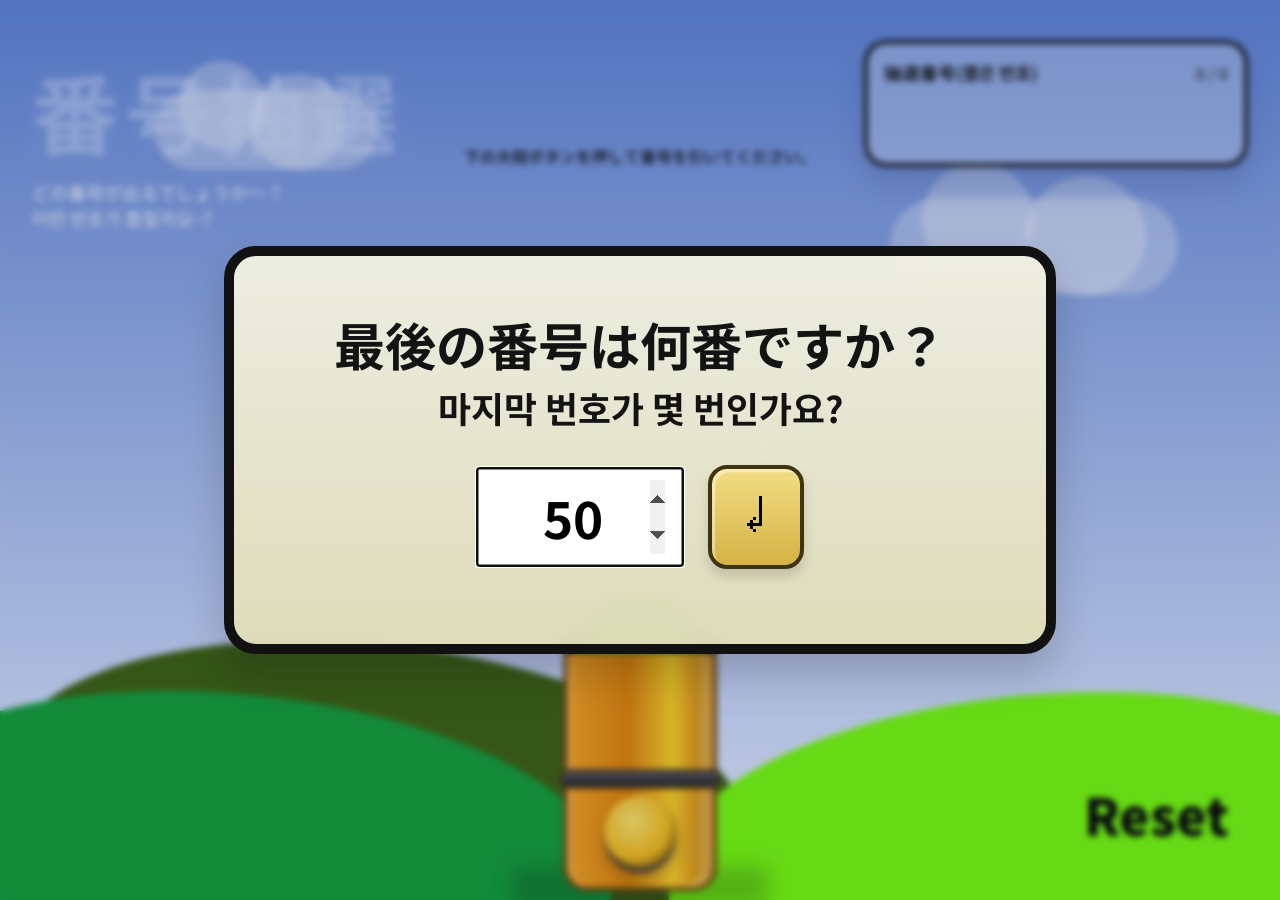
<file: daepo/index.html>
<!DOCTYPE html>
<html lang="ko">
  <head>
    <meta charset="UTF-8" />
    <meta name="viewport" content="width=device-width, initial-scale=1.0" />
    <title>번호 뽑기 게임</title>
    <link rel="preconnect" href="https://fonts.googleapis.com">
    <link rel="preconnect" href="https://fonts.gstatic.com" crossorigin>
    <link href="https://fonts.googleapis.com/css2?family=Noto+Sans+JP:wght@100..900&family=Noto+Sans+KR:wght@100..900&display=swap" rel="stylesheet">
    <link rel="stylesheet" href="./styles.css" />
  </head>
  <body>
    <main class="game-shell">
      <section class="sky">
        <div class="cloud cloud-left"></div>
        <div class="cloud cloud-right"></div>

        <header class="title-wrap">
          <h1>番号抽選</h1>
          <p class="subtitle">どの番号が出るでしょうか〜？<br />어떤 번호가 뽑힐까요~?</p>
        </header>

        <section class="history-panel" aria-label="뽑은 번호 목록">
          <div class="history-header">
            <h2>抽選番号(뽑은 번호)</h2>
            <p><span id="draw-count">0</span> / <span id="max-count">0</span></p>
          </div>
          <div id="history-list" class="history-list"></div>
        </section>

        <section class="result-area" aria-live="polite">
          <div id="balloon" class="balloon hidden">
            <span id="balloon-number" class="balloon-number">0</span>
            <span id="balloon-order" class="balloon-order">1番目</span>
          </div>
          <p id="guide-text" class="guide-text" style="text-align:center;">
            下の大砲ボタンを押して番号を引いてください。
        </p>
        </section>

        <div class="cannon-zone">
          <div class="cannon-shadow"></div>
          <div class="cannon">
            <div class="cannon-top"></div>
            <button id="draw-button" class="draw-button" type="button" aria-label="번호 뽑기"></button>
          </div>
        </div>

        <button id="reset-button" class="reset-link" type="button">Reset</button>
      </section>

      <div id="setup-modal" class="modal-overlay">
        <section class="modal-card" aria-labelledby="setup-title">
          <h2 id="setup-title">
            最後の番号は何番ですか？
            <div style="font-size:0.7em">마지막 번호가 몇 번인가요?</div>
        </h2>
          <form id="setup-form" class="setup-form">
            <label class="number-field" for="max-number">
              <input id="max-number" name="max-number" type="number" min="1" max="999" value="50" required />
            </label>
            <button class="start-button" type="submit" aria-label="게임 시작">↵</button>
          </form>
          <p id="setup-error" class="setup-error" role="alert"></p>
        </section>
      </div>

      <div id="game-over-modal" class="modal-overlay hidden">
        <section class="modal-card game-over-card" aria-labelledby="game-over-title">
          <h2 id="game-over-title">終了！（종료!）</h2>
          <p id="game-over-text">すべての番号を抽選しました！<br />모든 번호를 다 뽑았습니다.</p>
          <button id="restart-button" class="restart-button" type="button">再スタート<br />처음부터 다시</button>
        </section>
      </div>
    </main>

    <script src="./script.js"></script>
  </body>
</html>
</file>
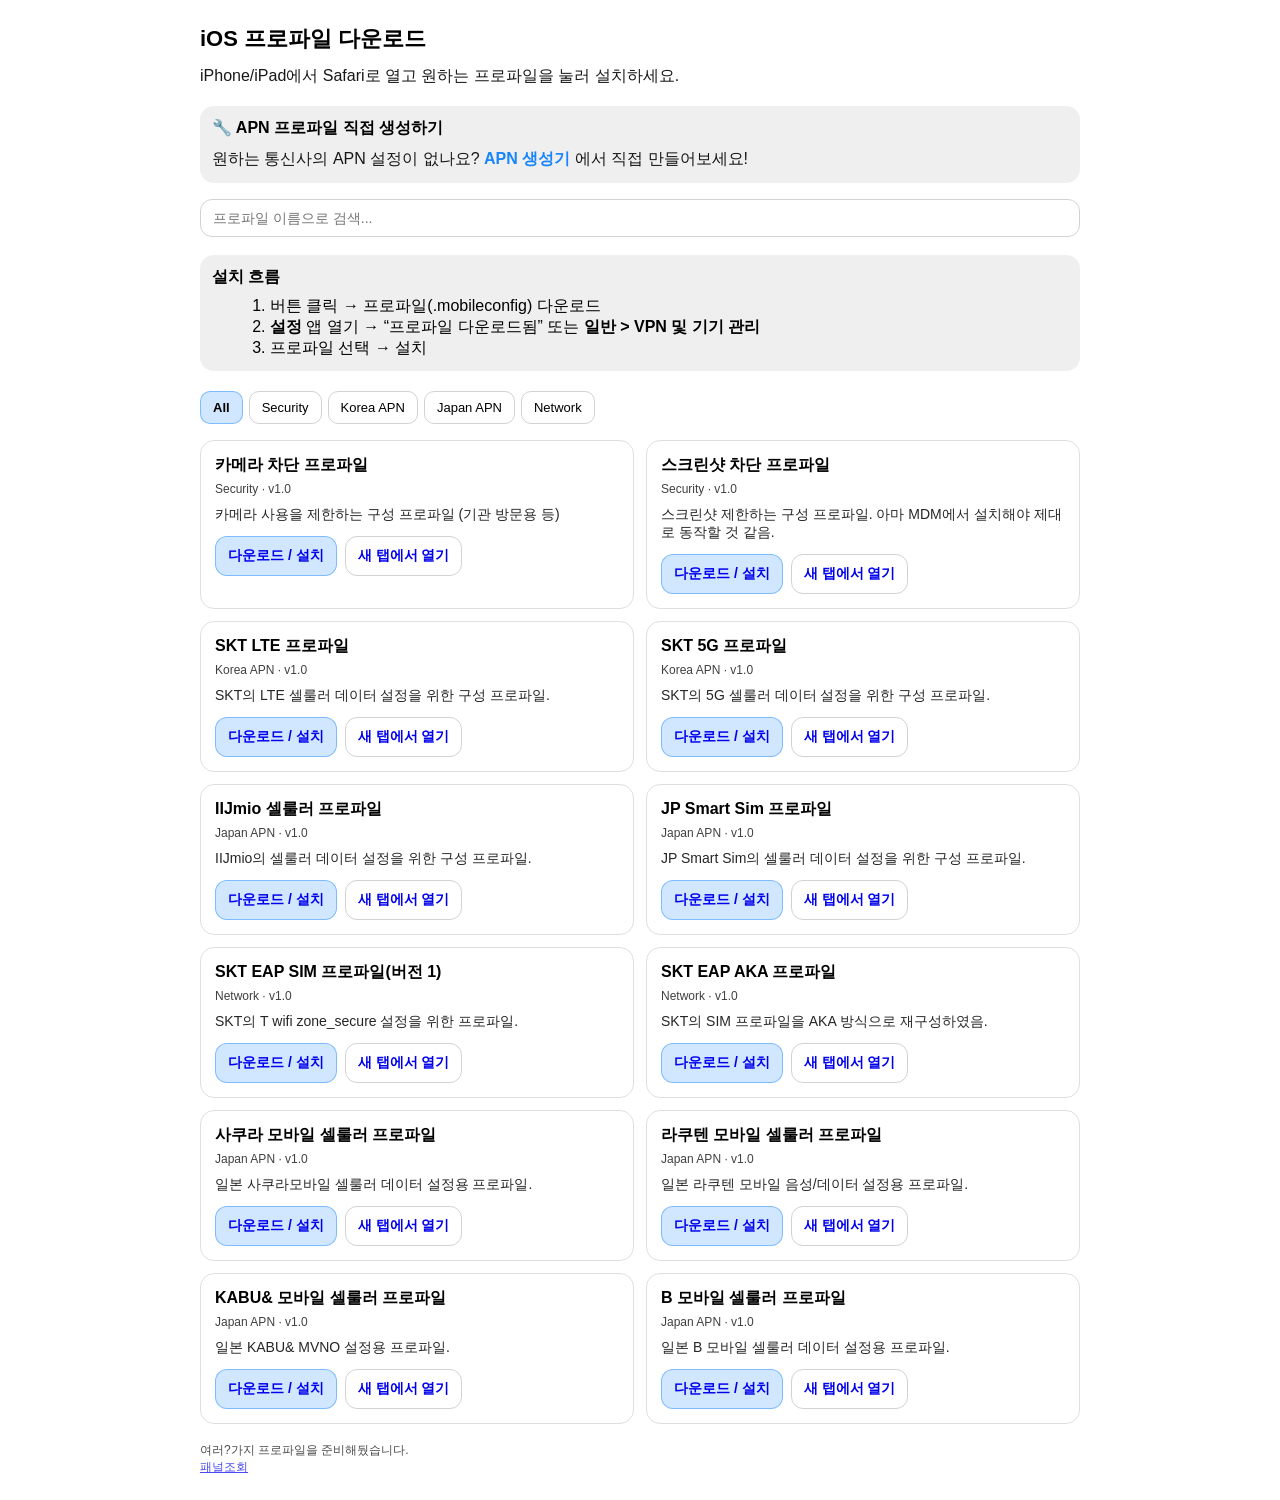
<file: ios/index.html>
<!DOCTYPE html>
<html lang="ko">
  <head>
    <meta charset="utf-8" />
    <meta name="viewport" content="width=device-width,initial-scale=1" />
    <meta name="apple-mobile-web-app-capable" content="yes" />
    <title>iOS 프로파일 다운로드</title>
    <style>
      :root {
        color-scheme: light dark;
      }
      body {
        font-family: -apple-system, BlinkMacSystemFont, "Segoe UI", Roboto,
          "Apple SD Gothic Neo", "Noto Sans KR", sans-serif;
        margin: 0;
      }
      .wrap {
        max-width: 880px;
        margin: 0 auto;
        padding: 24px;
      }
      h1 {
        font-size: 22px;
        margin: 0 0 10px;
      }
      p {
        margin: 8px 0;
        line-height: 1.5;
        opacity: 0.9;
      }
      .grid {
        display: grid;
        gap: 12px;
        margin-top: 16px;
      }
      @media (min-width: 720px) {
        .grid {
          grid-template-columns: 1fr 1fr;
        }
      }
      .card {
        border: 1px solid rgba(127, 127, 127, 0.25);
        border-radius: 14px;
        padding: 14px;
      }
      .title {
        font-weight: 700;
        margin: 0 0 6px;
      }
      .desc {
        margin: 0 0 12px;
        font-size: 14px;
        opacity: 0.85;
      }
      .meta {
        font-size: 12px;
        opacity: 0.75;
        margin-bottom: 10px;
      }
      .btns {
        display: flex;
        gap: 8px;
        flex-wrap: wrap;
      }
      a.btn {
        display: inline-flex;
        align-items: center;
        justify-content: center;
        padding: 10px 12px;
        border-radius: 12px;
        text-decoration: none;
        border: 1px solid rgba(127, 127, 127, 0.35);
        font-weight: 700;
        font-size: 14px;
      }
      a.btn.primary {
        background: rgba(0, 122, 255, 0.18);
        border-color: rgba(0, 122, 255, 0.4);
      }
      .note {
        margin-top: 18px;
        padding: 12px;
        border-radius: 14px;
        background: rgba(127, 127, 127, 0.12);
      }
      ol {
        margin: 8px 0 0 18px;
      }
      code {
        font-family: ui-monospace, SFMono-Regular, Menlo, Monaco, Consolas,
          "Liberation Mono", monospace;
        font-size: 12px;
      }
      footer {
        margin-top: 18px;
        font-size: 12px;
        opacity: 0.7;
      }
      .controls {
        margin-top: 16px;
        display: flex;
        gap: 8px;
        flex-wrap: wrap;
        align-items: center;
      }
      .search-box {
        flex: 1;
        min-width: 200px;
        padding: 10px 12px;
        border: 1px solid rgba(127, 127, 127, 0.35);
        border-radius: 12px;
        font-size: 14px;
        font-family: inherit;
        background: transparent;
      }
      .tag-filter {
        display: flex;
        gap: 6px;
        flex-wrap: wrap;
        margin-top: 20px;
      }
      .tag-btn {
        padding: 8px 12px;
        border-radius: 10px;
        border: 1px solid rgba(127, 127, 127, 0.35);
        background: transparent;
        font-size: 13px;
        cursor: pointer;
        font-family: inherit;
      }
      .tag-btn.active {
        background: rgba(0, 122, 255, 0.18);
        border-color: rgba(0, 122, 255, 0.4);
        font-weight: 700;
      }
    </style>
  </head>
  <body>
    <div class="wrap">
      <h1>iOS 프로파일 다운로드</h1>
      <p>iPhone/iPad에서 Safari로 열고 원하는 프로파일을 눌러 설치하세요.</p>

      <div class="note">
        <strong>🔧 APN 프로파일 직접 생성하기</strong>
        <p style="margin: 8px 0 0 0">
          원하는 통신사의 APN 설정이 없나요?
          <a
            href="./apn-generator.html"
            style="
              color: rgba(0, 122, 255, 1);
              text-decoration: none;
              font-weight: 700;
            "
          >
            APN 생성기
          </a>
          에서 직접 만들어보세요!
        </p>
      </div>

      <div class="controls">
        <input
          type="text"
          id="search"
          class="search-box"
          placeholder="프로파일 이름으로 검색..."
        />
      </div>

      <div class="note">
        <strong>설치 흐름</strong>
        <ol>
          <li>버튼 클릭 → 프로파일(.mobileconfig) 다운로드</li>
          <li>
            <b>설정</b> 앱 열기 → “프로파일 다운로드됨” 또는
            <b>일반 &gt; VPN 및 기기 관리</b>
          </li>
          <li>프로파일 선택 → 설치</li>
        </ol>
      </div>

      <div class="tag-filter" id="tagFilter"></div>

      <div class="grid" id="list"></div>

      <footer>
        여러?가지 프로파일을 준비해뒀습니다.<br /><a href="tel:*3001#12345#*"
          >패널조회</a
        >
      </footer>
    </div>

    <script>
      // ✅ 여기에 프로파일 목록만 추가/수정하면 됨
      const PROFILES = [
        {
          name: "카메라 차단 프로파일",
          file: "disable-camera.mobileconfig",
          description: "카메라 사용을 제한하는 구성 프로파일 (기관 방문용 등)",
          version: "v1.0",
          tag: "Security",
        },
        {
          name: "스크린샷 차단 프로파일",
          file: "block-screenshot.mobileconfig",
          description:
            "스크린샷 제한하는 구성 프로파일. 아마 MDM에서 설치해야 제대로 동작할 것 같음.",
          version: "v1.0",
          tag: "Security",
        },
        {
          name: "SKT LTE 프로파일",
          file: "skt-lte.mobileconfig",
          description: "SKT의 LTE 셀룰러 데이터 설정을 위한 구성 프로파일.",
          version: "v1.0",
          tag: "Korea APN",
        },
        {
          name: "SKT 5G 프로파일",
          file: "skt-5g.mobileconfig",
          description: "SKT의 5G 셀룰러 데이터 설정을 위한 구성 프로파일.",
          version: "v1.0",
          tag: "Korea APN",
        },
        {
          name: "IIJmio 셀룰러 프로파일",
          file: "iijmio-cellular.mobileconfig",
          description: "IIJmio의 셀룰러 데이터 설정을 위한 구성 프로파일.",
          version: "v1.0",
          tag: "Japan APN",
        },
        {
          name: "JP Smart Sim 프로파일",
          file: "jpmob_ios_profile_v4_jp.mobileconfig",
          description:
            "JP Smart Sim의 셀룰러 데이터 설정을 위한 구성 프로파일.",
          version: "v1.0",
          tag: "Japan APN",
        },
        {
          name: "SKT EAP SIM 프로파일(버전 1)",
          file: "SKT_EAP_SIM_v01.mobileconfig",
          description: "SKT의 T wifi zone_secure 설정을 위한 프로파일.",
          version: "v1.0",
          tag: "Network",
        },
        {
          name: "SKT EAP AKA 프로파일",
          file: "SKT_EAP_AKA_hanbitgaram.mobileconfig",
          description: "SKT의 SIM 프로파일을 AKA 방식으로 재구성하였음.",
          version: "v1.0",
          tag: "Network",
        },
        {
          name: "사쿠라 모바일 셀룰러 프로파일",
          file: "sakuramobile-cellular.mobileconfig",
          description: "일본 사쿠라모바일 셀룰러 데이터 설정용 프로파일.",
          version: "v1.0",
          tag: "Japan APN",
        },
        {
          name: "라쿠텐 모바일 셀룰러 프로파일",
          file: "rakuten_voice.mobileconfig",
          description: "일본 라쿠텐 모바일 음성/데이터 설정용 프로파일.",
          version: "v1.0",
          tag: "Japan APN",
        },
        {
          name: "KABU& 모바일 셀룰러 프로파일",
          file: "kabuand.mobileconfig",
          description: "일본 KABU& MVNO 설정용 프로파일.",
          version: "v1.0",
          tag: "Japan APN",
        },
        {
          name: "B 모바일 셀룰러 프로파일",
          file: "bmobileCelluar_ios.mobileconfig",
          description: "일본 B 모바일 셀룰러 데이터 설정용 프로파일.",
          version: "v1.0",
          tag: "Japan APN",
        },
      ];

      const list = document.getElementById("list");
      const searchInput = document.getElementById("search");
      const tagFilterDiv = document.getElementById("tagFilter");

      let currentTag = "All";
      let searchTerm = "";

      // 모든 태그 추출
      const allTags = [
        "All",
        ...new Set(PROFILES.map((p) => p.tag).filter(Boolean)),
      ];

      // 태그 필터 버튼 생성
      allTags.forEach((tag) => {
        const btn = document.createElement("button");
        btn.className = "tag-btn" + (tag === "All" ? " active" : "");
        btn.textContent = tag;
        btn.onclick = () => {
          currentTag = tag;
          document
            .querySelectorAll(".tag-btn")
            .forEach((b) => b.classList.remove("active"));
          btn.classList.add("active");
          renderProfiles();
        };
        tagFilterDiv.appendChild(btn);
      });

      // 검색 입력 이벤트
      searchInput.addEventListener("input", (e) => {
        searchTerm = e.target.value.toLowerCase();
        renderProfiles();
      });

      // 프로파일 렌더링
      function renderProfiles() {
        list.innerHTML = "";
        const filtered = PROFILES.filter((p) => {
          const matchTag = currentTag === "All" || p.tag === currentTag;
          const matchSearch =
            !searchTerm ||
            p.name.toLowerCase().includes(searchTerm) ||
            (p.description && p.description.toLowerCase().includes(searchTerm));
          return matchTag && matchSearch;
        });

        if (filtered.length === 0) {
          list.innerHTML =
            '<p style="grid-column: 1/-1; text-align: center; opacity: 0.6;">검색 결과가 없습니다.</p>';
        } else {
          filtered.forEach((p) => list.appendChild(card(p)));
        }
      }

      function card(p) {
        const el = document.createElement("div");
        el.className = "card";

        // iOS Safari에서 .mobileconfig 링크 클릭 → 다운로드(설치 유도)
        // download 속성은 iOS에서 무시될 수 있지만, 있어도 해롭지 않음.
        const href = encodeURI(p.file);

        el.innerHTML = `
        <div class="title">${escapeHtml(p.name)}</div>
        <div class="meta">${escapeHtml(p.tag ?? "")} ${
          p.version ? " · " + escapeHtml(p.version) : ""
        }</div>
        <div class="desc">${escapeHtml(p.description ?? "")}</div>
        <div class="btns">
          <a class="btn primary" href="./files/${href}" type="application/x-apple-aspen-config" download>
            다운로드 / 설치
          </a>
          <a class="btn" href="./files/${href}" target="_blank" rel="noopener">
            새 탭에서 열기
          </a>
        </div>
      `;
        return el;
      }

      // 간단 XSS 방지용
      function escapeHtml(s) {
        return String(s).replace(
          /[&<>"']/g,
          (m) =>
            ({
              "&": "&amp;",
              "<": "&lt;",
              ">": "&gt;",
              '"': "&quot;",
              "'": "&#39;",
            }[m])
        );
      }

      // 초기 렌더링
      renderProfiles();
    </script>
  </body>
</html>
</file>
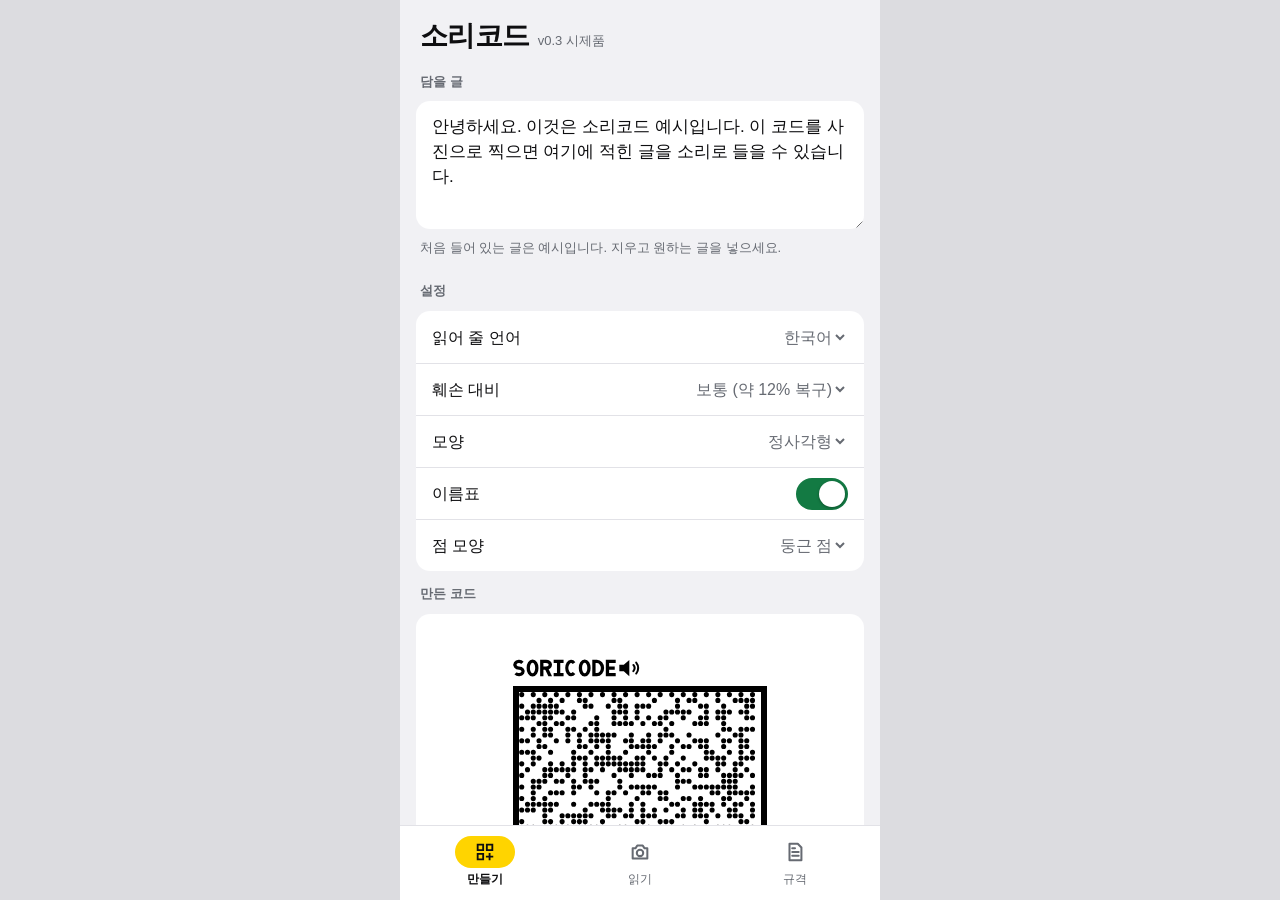
<file: soricode/index.html>
<!DOCTYPE html>
<html lang="ko">
<head>
<meta charset="utf-8">
<meta name="viewport" content="width=device-width, initial-scale=1">
<title>소리코드 v0.3 (200칸 확장)</title>
<style>
:root {
  /* 배치: 휴대폰 앱 한 화면. 위 제목 막대, 가운데 스크롤 화면 3개(만들기·읽기·규격), 아래 탭 막대.
     색: 저시력 사용자를 위한 검정·노랑 고대비 */
  --backdrop: #dcdce0;
  --bg: #f1f1f4;
  --surface: #ffffff;
  --ink: #0e0e10;
  --muted: #666a72;
  --line: #e2e2e7;
  --accent: #ffd400;
  --accent-ink: #0e0e10;
  --good: #137a43;
  --bad: #c62a21;
  --font: -apple-system, BlinkMacSystemFont, 'Apple SD Gothic Neo', 'Pretendard', 'Noto Sans KR', 'Malgun Gothic', Roboto, 'Segoe UI', sans-serif;
  --mono: ui-monospace, 'SF Mono', 'Roboto Mono', Menlo, Consolas, monospace;
}
@media (prefers-color-scheme: dark) {
  :root:not([data-theme="light"]) {
    --backdrop: #000000; --bg: #000000; --surface: #1c1c1f; --ink: #f4f4f6; --muted: #9c9ca4; --line: #2e2e33;
    --accent: #ffd400; --accent-ink: #0e0e10; --good: #4fd08a; --bad: #ff7b72;
    color-scheme: dark;
  }
}
:root[data-theme="dark"] {
  --backdrop: #000000; --bg: #000000; --surface: #1c1c1f; --ink: #f4f4f6; --muted: #9c9ca4; --line: #2e2e33;
  --accent: #ffd400; --accent-ink: #0e0e10; --good: #4fd08a; --bad: #ff7b72;
  color-scheme: dark;
}
* { box-sizing: border-box; -webkit-tap-highlight-color: transparent; }
html, body { height: 100%; margin: 0; }
body { background: var(--backdrop); color: var(--ink); font-family: var(--font); font-size: 17px; line-height: 1.45; -webkit-text-size-adjust: 100%; }
.app { height: 100%; max-width: 480px; margin: 0 auto; background: var(--bg); display: flex; flex-direction: column; position: relative; overflow: hidden; }
.bar { flex: none; display: flex; align-items: baseline; gap: 8px; padding: 16px 20px 8px; }
.bar h1 { margin: 0; font-size: 28px; font-weight: 800; letter-spacing: -0.02em; }
.bar span { font-size: 13px; color: var(--muted); }
main { flex: 1; min-height: 0; overflow-y: auto; -webkit-overflow-scrolling: touch; padding: 4px 16px 28px; }
.screen { display: flex; flex-direction: column; gap: 10px; }
.cap { margin: 14px 4px 0; font-size: 13px; font-weight: 600; color: var(--muted); }
.cap:first-child { margin-top: 4px; }
.foot { margin: 0 4px; font-size: 13px; color: var(--muted); }
.group { background: var(--surface); border-radius: 14px; overflow: hidden; }
.item { display: flex; align-items: center; justify-content: space-between; gap: 12px; min-height: 52px; padding: 6px 16px; border-top: 1px solid var(--line); }
.item:first-child { border-top: 0; }
.item > label, .item > .k { flex: none; font-size: 16px; }
.item .v { font-family: var(--mono); font-size: 14px; color: var(--muted); text-align: right; font-variant-numeric: tabular-nums; overflow-wrap: anywhere; }
.item select, .item input[type="text"] {
  flex: 1; min-width: 0; font: inherit; font-size: 16px; color: var(--muted); background: transparent; border: 0;
  text-align: right; text-align-last: right; padding: 8px 0; border-radius: 6px;
}
textarea { display: block; width: 100%; min-height: 128px; resize: vertical; border: 0; background: transparent; color: var(--ink); font: inherit; padding: 14px 16px; border-radius: 14px; }
.stack { display: flex; flex-direction: column; gap: 2px; padding: 12px 16px; border-top: 1px solid var(--line); }
.stack:first-child { border-top: 0; }
.stack b { font-size: 16px; }
.stack span { font-size: 14px; color: var(--muted); }
.stack code { font-family: var(--mono); font-size: 0.92em; }
.codecard { background: #ffffff; border-radius: 14px; padding: 20px; display: flex; justify-content: center; }
.codecard img { display: block; width: 100%; max-width: 300px; height: auto; }
.meter { height: 4px; background: var(--line); border-radius: 2px; overflow: hidden; margin: 0 16px 12px; }
.meter i { display: block; height: 100%; width: 0; background: var(--ink); }
.btn {
  display: flex; align-items: center; justify-content: center; gap: 8px; width: 100%; min-height: 54px; padding: 8px 14px;
  border: 0; border-radius: 14px; background: var(--accent); color: var(--accent-ink);
  font: inherit; font-weight: 700; cursor: pointer; text-align: center; position: relative;
}
.btn.sub { background: var(--surface); color: var(--ink); font-weight: 600; }
.btn:disabled { opacity: 0.4; cursor: not-allowed; }
.btn:active:not(:disabled) { filter: brightness(0.94); }
.btn input[type="file"] { position: absolute; width: 1px; height: 1px; opacity: 0; }
.btnrow { display: flex; gap: 10px; }
.btn svg, .tab svg { flex: none; }
:focus-visible { outline: 3px solid var(--ink); outline-offset: 2px; }
.btn:focus-within { outline: 3px solid var(--ink); outline-offset: 2px; }
.err { margin: 0 4px; font-size: 14px; color: var(--bad); font-weight: 600; }
.finder { position: relative; aspect-ratio: 1 / 1; background: #0b0b0c; color: #ffffff; border-radius: 20px; overflow: hidden; display: flex; align-items: center; justify-content: center; padding: 26px; }
.finder i { position: absolute; width: 34px; height: 34px; border: 4px solid #ffd400; }
.finder i:nth-of-type(1) { top: 14px; left: 14px; border-right: 0; border-bottom: 0; border-top-left-radius: 12px; }
.finder i:nth-of-type(2) { top: 14px; right: 14px; border-left: 0; border-bottom: 0; border-top-right-radius: 12px; }
.finder i:nth-of-type(3) { bottom: 14px; left: 14px; border-right: 0; border-top: 0; border-bottom-left-radius: 12px; }
.finder i:nth-of-type(4) { bottom: 14px; right: 14px; border-left: 0; border-top: 0; border-bottom-right-radius: 12px; }
.finder p { margin: 0; text-align: center; font-size: 16px; color: #d6d6da; max-width: 15em; text-wrap: balance; }
.finder canvas { display: block; max-width: 100%; max-height: 100%; border-radius: 8px; }
.finder video { position: absolute; top: 0; left: 0; width: 100%; height: 100%; object-fit: cover; }
.finder i { z-index: 2; }
.scanmsg { position: absolute; z-index: 2; left: 50%; bottom: 20px; transform: translateX(-50%); background: rgba(0, 0, 0, 0.66); color: #ffffff; font-size: 14px; font-weight: 600; padding: 6px 14px; border-radius: 999px; white-space: nowrap; }
.status { display: flex; align-items: flex-start; gap: 10px; margin: 2px 4px; font-size: 16px; font-weight: 600; }
.status .dot { flex: none; width: 12px; height: 12px; border-radius: 50%; margin-top: 6px; background: var(--muted); }
.status.busy .dot { background: var(--accent); box-shadow: 0 0 0 2px var(--ink); }
.status.good .dot { background: var(--good); }
.status.bad .dot { background: var(--bad); }
.status.bad { color: var(--bad); }
.status.idle .dot { background: var(--muted); }
.bubble { margin: 0; background: var(--surface); border-radius: 14px; padding: 18px; font-size: 21px; line-height: 1.6; white-space: pre-wrap; overflow-wrap: anywhere; }
.sw { appearance: none; -webkit-appearance: none; flex: none; width: 52px; height: 32px; border-radius: 16px; background: var(--line); position: relative; margin: 0; cursor: pointer; }
.sw::before { content: ''; position: absolute; top: 3px; left: 3px; width: 26px; height: 26px; border-radius: 50%; background: #ffffff; box-shadow: 0 1px 3px rgba(0, 0, 0, 0.35); }
.sw:checked { background: var(--good); }
.sw:checked::before { left: 23px; }
.tabs { flex: none; display: flex; background: var(--surface); border-top: 1px solid var(--line); padding: 6px 8px 8px; }
.tab { flex: 1; display: flex; flex-direction: column; align-items: center; gap: 3px; padding: 4px 0; border: 0; background: none; color: var(--muted); font: inherit; font-size: 12px; cursor: pointer; border-radius: 10px; }
.tab .ic { width: 60px; height: 32px; border-radius: 16px; display: flex; align-items: center; justify-content: center; }
.tab[aria-selected="true"] { color: var(--ink); font-weight: 700; }
.tab[aria-selected="true"] .ic { background: var(--accent); color: var(--accent-ink); }
.toast { position: absolute; left: 16px; right: 16px; bottom: 84px; background: var(--ink); color: var(--bg); border-radius: 12px; padding: 12px 16px; font-size: 15px; text-align: center; opacity: 0; pointer-events: none; }
.toast.on { opacity: 1; }
[hidden] { display: none !important; }
@media (prefers-reduced-motion: no-preference) {
  .toast { transition: opacity 0.2s; }
  .sw::before { transition: left 0.15s; }
  .meter i { transition: width 0.2s; }
}
</style>
</head>
<body>
<div class="app">
  <header class="bar"><h1>소리코드</h1><span>v0.3 시제품</span></header>

  <main id="main">
    <!-- 만들기 -->
    <section class="screen" id="scr-make" role="tabpanel" aria-labelledby="tab-make">
      <p class="cap"><label for="text">담을 글</label></p>
      <div class="group"><textarea id="text" spellcheck="false"></textarea></div>
      <p class="foot">처음 들어 있는 글은 예시입니다. 지우고 원하는 글을 넣으세요.</p>
      <p class="err" id="makeErr" role="alert" hidden></p>

      <p class="cap">설정</p>
      <div class="group">
        <div class="item"><label for="lang">읽어 줄 언어</label>
          <select id="lang"><option value="ko" selected>한국어</option><option value="en">English</option><option value="ja">日本語</option></select></div>
        <div class="item"><label for="level">훼손 대비</label>
          <select id="level"><option value="L">낮음 (약 6% 복구)</option><option value="M" selected>보통 (약 12% 복구)</option><option value="H">높음 (약 18% 복구)</option></select></div>
        <div class="item"><label for="shape">모양</label>
          <select id="shape"><option value="1:1" selected>정사각형</option><option value="2:1">가로로 긴 2:1</option><option value="3:1">가로로 긴 3:1</option><option value="4:1">가로로 긴 4:1</option><option value="1:2">세로로 긴 1:2</option><option value="1:3">세로로 긴 1:3</option><option value="1:4">세로로 긴 1:4</option><option value="fixed">크기 직접 지정</option></select></div>
        <div class="item" id="rowW" hidden><label for="sizeW">가로 칸 수</label><select id="sizeW"></select></div>
        <div class="item" id="rowH" hidden><label for="sizeH">세로 칸 수</label><select id="sizeH"></select></div>
        <div class="item" style="display:none"><label for="mark">가운데 SORI CODE 표시</label><input type="checkbox" class="sw" id="mark"></div>
        <div class="item"><label for="tab">이름표</label><input type="checkbox" class="sw" id="tab" checked></div>
        <div class="item"><label for="dots">점 모양</label>
          <select id="dots"><option value="round" selected>둥근 점</option><option value="square">네모</option></select></div>
      </div>

      <div id="made" class="screen">
        <p class="cap">만든 코드</p>
        <div class="codecard"><img id="codeImg" alt=""></div>
        <div class="group">
          <div class="item"><span class="k">크기</span><span class="v" id="sSize">-</span></div>
          <div class="item"><span class="k">글자 수</span><span class="v" id="sChars">-</span></div>
          <div class="item"><span class="k">인쇄 크기</span><span class="v" id="sPrint">-</span></div>
          <div class="item"><span class="k">사용량</span><span class="v" id="sUse">-</span></div>
          <div class="meter" aria-hidden="true"><i id="meter"></i></div>
        </div>
      </div>
      <button type="button" class="btn" id="selfRead">이 코드 읽어 보기</button>
      <div class="btnrow">
        <button type="button" class="btn sub" id="savePng">PNG 저장</button>
        <button type="button" class="btn sub" id="saveSvg">SVG 저장</button>
      </div>
    </section>

    <!-- 읽기 -->
    <section class="screen" id="scr-read" role="tabpanel" aria-labelledby="tab-read" hidden>
      <div class="finder" id="drop">
        <video id="video" playsinline muted autoplay hidden aria-hidden="true"></video>
        <i></i><i></i><i></i><i></i>
        <span class="scanmsg" id="scanMsg" hidden>코드를 네모 안에 비춰 주세요</span>
        <p id="finderHint">코드 전체와 둘레의 흰 여백이 보이게, 종이를 평평하게 두고 찍어 주세요.</p>
        <canvas id="preview" width="10" height="10" hidden aria-hidden="true"></canvas>
      </div>
      <p class="status" id="status" role="status" aria-live="polite"><span class="dot"></span><span id="statusText">아직 읽은 코드가 없습니다.</span></p>
      <button type="button" class="btn" id="camBtn" hidden>카메라 켜기</button>
      <label class="btn" id="fileBtn">
        <input type="file" id="file" accept="image/*">
        <svg width="22" height="22" viewBox="0 0 24 24" fill="none" stroke="currentColor" stroke-width="2.2" stroke-linecap="round" stroke-linejoin="round" aria-hidden="true"><path d="M4 8h3l2-3h6l2 3h3v11H4z"/><circle cx="12" cy="13" r="3.5"/></svg>
        사진 찍기 · 이미지 고르기
      </label>
      <p class="foot" id="camNote" hidden>이 화면에서는 실시간 카메라를 쓸 수 없어 사진 찍기로 읽습니다. 일반 웹사이트에 올리면 카메라가 켜져 자동으로 읽습니다.</p>
      <p class="bubble" id="result" tabindex="0" aria-live="polite" hidden></p>
      <div class="btnrow" id="resultBtns" hidden>
        <button type="button" class="btn" id="speak">듣기</button>
        <button type="button" class="btn sub" id="stop">멈춤</button>
        <button type="button" class="btn sub" id="copy">복사</button>
      </div>
      <div class="group">
        <div class="item"><label for="auto">읽으면 바로 소리로 듣기</label><input type="checkbox" class="sw" id="auto" checked></div>
      </div>
      <div class="group" id="readStats" hidden>
        <div class="item"><span class="k">크기</span><span class="v" id="rSize">-</span></div>
        <div class="item"><span class="k">훼손 대비</span><span class="v" id="rLevel">-</span></div>
        <div class="item"><span class="k">고친 오류</span><span class="v" id="rFix">-</span></div>
      </div>
    </section>

    <!-- 규격 -->
    <section class="screen" id="scr-spec" role="tabpanel" aria-labelledby="tab-spec" hidden>
      <p class="cap">코드 구조</p>
      <div class="group">
        <div class="stack"><b>테두리</b><span>바깥 한 줄은 모두 검은 칸입니다. 판독기는 이 사각 테두리로 코드를 찾고 기울기를 바로잡습니다.</span></div>
        <div class="stack"><b>눈금</b><span>테두리 바로 안쪽 줄에서 위쪽과 왼쪽은 검정과 흰색이 번갈아 나오고, 아래쪽과 오른쪽은 흰색입니다. 위쪽 눈금으로 가로 칸 수를, 왼쪽 눈금으로 세로 칸 수를 알아내고 방향도 정합니다.</span></div>
        <div class="stack"><b>크기</b><span>가로와 세로를 각각 24칸부터 200칸까지 4칸 단위로 정합니다. 정사각형이 아니어도 되지만 긴 변은 짧은 변의 6배 이하여야 합니다. 둘레에 흰 여백 4칸 이상이 필요합니다.</span></div>
        <div class="stack"><b>점 모양 (선택)</b><span>안쪽 칸은 네모 대신 지름이 칸의 88%인 둥근 점으로 그려도 됩니다. 바깥 테두리 한 줄은 반드시 이어진 선이어야 합니다. 판독기는 칸 가운데를 읽으므로 두 모양을 똑같이 읽습니다.</span></div>
        <div class="stack"><b>이름표 (선택)</b><span>위쪽 테두리 바깥 왼쪽에 SORICODE 이름표를 테두리에서 1.5칸 띄워 둘 수 있습니다. 데이터는 담지 않습니다. 판독기는 테두리와 떨어진 글자를 무시하고, 한 변에서 바깥으로 튀어나온 부분이 있어도 남은 테두리로 그 변을 찾습니다.</span></div>
        <div class="stack"><b>가운데 표시 (선택)</b><span>짧은 변을 n칸이라 할 때 코드 한가운데 세로 2×round(9n/100)칸, 가로는 그 2배인 자리는 데이터를 넣지 않고 비워 두어 SORI CODE 표시를 그립니다. 형식 정보의 한 비트가 이 자리를 비웠는지 알려 줍니다.</span></div>
        <div class="stack"><b>데이터</b><span>안쪽 (가로−4)×(세로−4)칸에 왼쪽 위부터 한 줄씩, 가운데 표시 자리는 건너뛰며 채웁니다. 한 칸이 1비트이고 검정이 1입니다.</span></div>
      </div>
      <p class="cap">부호화</p>
      <div class="group">
        <div class="stack"><b>백색화</b><span>16비트 LFSR(<code>x<sup>16</sup>+x<sup>14</sup>+x<sup>13</sup>+x<sup>11</sup>+1</code>, 초깃값 <code>0xACE1</code>) 수열과 XOR 해서 검정과 흰색을 고르게 섞습니다.</span></div>
        <div class="stack"><b>형식 정보</b><span>판 번호, 훼손 대비 수준, 가운데 표시 유무, 가로와 세로 칸 수를 담은 9바이트(6바이트는 패리티)를 맨 앞과 맨 뒤에 한 번씩 둡니다. 정사각형만 되던 이전 판(8바이트)의 코드도 판독기가 읽습니다.</span></div>
        <div class="stack"><b>오류 정정</b><span>GF(256) 리드-솔로몬 부호(원시다항식 <code>0x11D</code>)를 블록당 255바이트 이하로 나누어 쓰고 블록끼리 번갈아 배치합니다. 패리티 비율은 12.5%, 25%, 37.5%입니다.</span></div>
        <div class="stack"><b>내용</b><span>방식 1바이트(0은 UTF-8, 1은 DEFLATE 압축), 언어 2바이트(ISO 639-1), 길이 3바이트, 본문, CRC-32 순서입니다.</span></div>
      </div>
      <p class="cap">크기별 담는 양 (훼손 대비 보통, 가운데 표시 없음, 한글 압축 전)</p>
      <div class="group" id="capRows"></div>
      <p class="foot">긴 글은 압축되어 표보다 더 많이 들어갑니다. 판독 기능은 기울임, 흐림, 잡음, 일부 가림을 넣은 합성 사진으로 시험했고 실제 휴대폰 사진으로는 아직 충분히 시험하지 않았습니다. 규격과 코드는 누구나 자유롭게 쓰고 고칠 수 있도록 CC0 공개를 전제로 작성했습니다.</p>
    </section>
  </main>

  <div class="toast" id="toast" role="status" aria-live="polite"></div>

  <nav class="tabs" role="tablist" aria-label="화면">
    <button type="button" class="tab" role="tab" id="tab-make" data-scr="make" aria-controls="scr-make" aria-selected="true">
      <span class="ic"><svg width="22" height="22" viewBox="0 0 24 24" fill="currentColor" aria-hidden="true"><path d="M3 3h8v8H3zm2 2v4h4V5zm8-2h8v8h-8zm2 2v4h4V5zM3 13h8v8H3zm2 2v4h4v-4zm11-2h2v3h3v2h-3v3h-2v-3h-3v-2h3z"/></svg></span>만들기</button>
    <button type="button" class="tab" role="tab" id="tab-read" data-scr="read" aria-controls="scr-read" aria-selected="false">
      <span class="ic"><svg width="22" height="22" viewBox="0 0 24 24" fill="none" stroke="currentColor" stroke-width="2.2" stroke-linecap="round" stroke-linejoin="round" aria-hidden="true"><path d="M4 8h3l2-3h6l2 3h3v11H4z"/><circle cx="12" cy="13" r="3.5"/></svg></span>읽기</button>
    <button type="button" class="tab" role="tab" id="tab-spec" data-scr="spec" aria-controls="scr-spec" aria-selected="false">
      <span class="ic"><svg width="22" height="22" viewBox="0 0 24 24" fill="none" stroke="currentColor" stroke-width="2.2" stroke-linecap="round" stroke-linejoin="round" aria-hidden="true"><path d="M6 3h9l4 4v14H6z"/><path d="M9 12h7M9 16h7M9 8h3"/></svg></span>규격</button>
  </nav>
</div>

<script id="core">
/* 소리코드(SoriCode) v0.2 — 공개 2차원 음성 코드 참조 구현
 * 저작권 없음(CC0 1.0): 누구나 자유롭게 사용·수정·배포할 수 있습니다.
 */
(function (root, factory) {
  if (typeof module === 'object' && module.exports) module.exports = factory();
  else root.SoriBoso = factory();
})(typeof self !== 'undefined' ? self : this, function () {
  'use strict';

  var VERSION = 2;
  var SIZES = [];
  for (var n0 = 24; n0 <= 200; n0 += 4) SIZES.push(n0);   // 200칸까지 (2026-11-18 확장: 문서 하단 가로 띠용, 원래 176)
  var LEVELS = ['L', 'M', 'H'];
  var RATIOS = [0.125, 0.25, 0.375];
  var FMT_PAR = 6, HEADER = 6, CRC_LEN = 4, MAX_ASPECT = 6;   // 긴 변 ≤ 짧은 변 × 6 (2026-11-18 확장, 원래 4)

  /* ---------- GF(256), 원시다항식 0x11D ---------- */
  var EXP = new Uint8Array(512), LOG = new Uint8Array(256);
  (function () {
    var x = 1;
    for (var i = 0; i < 255; i++) { EXP[i] = x; LOG[x] = i; x <<= 1; if (x & 0x100) x ^= 0x11d; }
    for (var j = 255; j < 512; j++) EXP[j] = EXP[j - 255];
  })();
  function gmul(a, b) { return (a === 0 || b === 0) ? 0 : EXP[LOG[a] + LOG[b]]; }
  function gdiv(a, b) { return a === 0 ? 0 : EXP[(LOG[a] + 255 - LOG[b]) % 255]; }

  /* ---------- 리드-솔로몬 ---------- */
  var genCache = {};
  function rsGenerator(p) {
    if (genCache[p]) return genCache[p];
    var g = [1];
    for (var i = 0; i < p; i++) {
      var ng = new Array(g.length + 1).fill(0);
      for (var j = 0; j < g.length; j++) { ng[j] ^= g[j]; ng[j + 1] ^= gmul(g[j], EXP[i]); }
      g = ng;
    }
    genCache[p] = g;
    return g;
  }
  function rsEncode(data, p) {
    var g = rsGenerator(p), rem = new Uint8Array(p);
    for (var i = 0; i < data.length; i++) {
      var f = data[i] ^ rem[0];
      rem.copyWithin(0, 1); rem[p - 1] = 0;
      if (f !== 0) for (var j = 0; j < p; j++) rem[j] ^= gmul(g[j + 1], f);
    }
    return rem;
  }
  function syndromes(cw, p) {
    var n = cw.length, S = new Uint8Array(p), any = false;
    for (var j = 0; j < p; j++) {
      var s = 0, a = EXP[j];
      for (var i = 0; i < n; i++) s = gmul(s, a) ^ cw[i];
      S[j] = s; if (s) any = true;
    }
    return any ? S : null;
  }
  /* cw를 제자리에서 고친다. 고친 바이트 수를 돌려주고, 실패하면 -1. */
  function rsDecode(cw, p) {
    var n = cw.length, S = syndromes(cw, p);
    if (!S) return 0;
    var L = 0, m = 1, b = 1, i, k;
    var C = new Uint8Array(p + 2), B = new Uint8Array(p + 2);
    C[0] = 1; B[0] = 1;
    for (var r = 0; r < p; r++) {
      var d = S[r];
      for (i = 1; i <= L; i++) d ^= gmul(C[i], S[r - i]);
      if (d === 0) { m++; continue; }
      var coef = gdiv(d, b);
      if (2 * L <= r) {
        var T = C.slice();
        for (i = 0; i + m <= p; i++) C[i + m] ^= gmul(coef, B[i]);
        L = r + 1 - L; B = T; b = d; m = 1;
      } else {
        for (i = 0; i + m <= p; i++) C[i + m] ^= gmul(coef, B[i]);
        m++;
      }
    }
    if (L * 2 > p) return -1;
    var pos = [];
    for (i = 0; i < n; i++) {
      var e = (n - 1 - i) % 255, xinv = EXP[(255 - e) % 255], v = 0;
      for (k = L; k >= 0; k--) v = gmul(v, xinv) ^ C[k];
      if (v === 0) pos.push(i);
    }
    if (pos.length !== L) return -1;
    var Om = new Uint8Array(p);
    for (i = 0; i < p; i++) {
      var w = 0;
      for (k = 0; k <= Math.min(i, L); k++) w ^= gmul(C[k], S[i - k]);
      Om[i] = w;
    }
    for (var q = 0; q < pos.length; q++) {
      var idx = pos[q], ee = (n - 1 - idx) % 255, X = EXP[ee], Xi = EXP[(255 - ee) % 255];
      var num = 0;
      for (k = p - 1; k >= 0; k--) num = gmul(num, Xi) ^ Om[k];
      var den = 0, xp = 1, Xi2 = gmul(Xi, Xi);
      for (k = 1; k <= L; k += 2) { den ^= gmul(C[k], xp); xp = gmul(xp, Xi2); }
      if (den === 0) return -1;
      cw[idx] ^= gmul(X, gdiv(num, den));
    }
    if (syndromes(cw, p)) return -1;
    return L;
  }

  /* ---------- CRC-32 ---------- */
  function crc32(u8, len) {
    var c = ~0;
    for (var i = 0; i < len; i++) {
      c ^= u8[i];
      for (var k = 0; k < 8; k++) c = (c >>> 1) ^ (0xEDB88320 & -(c & 1));
    }
    return (~c) >>> 0;
  }

  /* ---------- 배치 계산 ---------- */
  /* 코드는 가로 W칸 × 세로 H칸이다 (각각 24~200칸, 4칸 단위, 긴 변은 짧은 변의 MAX_ASPECT배 이하).
     판 1: 정사각형만, 형식 정보 8바이트. 판 2: 직사각형까지, 형식 정보 9바이트. 새 코드는 모두 판 2로 만든다. */
  function fmtLen(ver) { return ver === 1 ? 8 : 9; }
  /* 가운데 표시 자리(칸): 짧은 변을 n이라 할 때 세로 2·round(9n/100), 가로는 세로의 2배. 이 자리에는 데이터를 넣지 않는다. */
  function markGeom(W, H) {
    var n = Math.min(W, H), h = 2 * Math.round(n * 9 / 100), w = 2 * h;
    return { x: (W - w) / 2, y: (H - h) / 2, w: w, h: h };
  }
  var cellCache = {};
  function cellList(W, H, mark) {
    var key = W + 'x' + H + (mark ? 'm' : ''), c = cellCache[key];
    if (c) return c;
    var mk = mark ? markGeom(W, H) : null, out = [], r, col;
    for (r = 2; r < H - 2; r++) for (col = 2; col < W - 2; col++) {
      if (mk && r >= mk.y && r < mk.y + mk.h && col >= mk.x && col < mk.x + mk.w) continue;
      out.push(r * W + col);
    }
    c = cellCache[key] = new Int32Array(out.slice(0, (out.length >> 3) << 3));
    return c;
  }

  function layout(W, H, lvl, mark, ver) {
    var F = fmtLen(ver), total = cellList(W, H, mark).length >> 3, main = total - 2 * F;
    var B = Math.ceil(main / 255), base = Math.floor(main / B), extra = main % B;
    var blocks = [], cap = 0, maxN = 0;
    for (var i = 0; i < B; i++) {
      var n = base + (i < extra ? 1 : 0);
      var p = Math.max(2, 2 * Math.round(n * RATIOS[lvl] / 2));
      blocks.push({ n: n, p: p, k: n - p });
      cap += n - p; if (n > maxN) maxN = n;
    }
    return { W: W, H: H, total: total, main: main, blocks: blocks, dataCap: cap,
      textCap: cap - HEADER - CRC_LEN, maxN: maxN, fmtLen: F };
  }

  /* 백색화: 16비트 LFSR (x^16+x^14+x^13+x^11+1), 초깃값 0xACE1 */
  function whiten(bytes) {
    var lfsr = 0xACE1;
    for (var i = 0; i < bytes.length; i++) {
      var mask = 0;
      for (var k = 0; k < 8; k++) {
        var bit = ((lfsr) ^ (lfsr >> 2) ^ (lfsr >> 3) ^ (lfsr >> 5)) & 1;
        lfsr = (lfsr >> 1) | (bit << 15);
        mask = (mask << 1) | (lfsr & 1);
      }
      bytes[i] ^= mask;
    }
    return bytes;
  }

  /* 형식 정보(판 2): 판 번호·훼손 대비·가운데 표시 1바이트, 가로/4, 세로/4, 패리티 6바이트 */
  function formatBlock(W, H, lvl, mark) {
    var d = new Uint8Array(9);
    d[0] = (VERSION << 4) | (lvl << 2) | (mark ? 1 : 0);
    d[1] = W >> 2; d[2] = H >> 2;
    d.set(rsEncode(d.subarray(0, 3), FMT_PAR), 3);
    return d;
  }

  /* ---------- 부호화 ---------- */
  function buildCodewords(payload, W, H, lvl, mark) {
    var lay = layout(W, H, lvl, mark, VERSION);
    if (payload.length > lay.dataCap) throw new Error('capacity');
    var data = new Uint8Array(lay.dataCap);
    data.set(payload);
    var cws = [], off = 0, i, j;
    for (i = 0; i < lay.blocks.length; i++) {
      var bl = lay.blocks[i], cw = new Uint8Array(bl.n);
      cw.set(data.subarray(off, off + bl.k)); off += bl.k;
      cw.set(rsEncode(cw.subarray(0, bl.k), bl.p), bl.k);
      cws.push(cw);
    }
    var out = new Uint8Array(lay.total), fmt = formatBlock(W, H, lvl, mark), o = fmt.length;
    out.set(fmt, 0);
    for (j = 0; j < lay.maxN; j++)
      for (i = 0; i < cws.length; i++)
        if (j < cws[i].length) out[o++] = cws[i][j];
    out.set(fmt, o);
    return whiten(out);
  }

  function buildMatrix(W, H, codewords, mark) {
    var m = new Uint8Array(W * H), r, c, cl = cellList(W, H, mark);
    for (r = 0; r < H; r++) { m[r * W] = 1; m[r * W + W - 1] = 1; }
    for (c = 0; c < W; c++) { m[c] = 1; m[(H - 1) * W + c] = 1; }
    for (c = 1; c <= W - 2; c++) if (c & 1) m[W + c] = 1;       // 위쪽 눈금
    for (r = 1; r <= H - 2; r++) if (r & 1) m[r * W + 1] = 1;   // 왼쪽 눈금
    for (var t = 0; t < cl.length; t++) {
      if ((codewords[t >> 3] >> (7 - (t & 7))) & 1) m[cl[t]] = 1;
    }
    return m;
  }

  function makePayload(mode, lang, data) {
    var p = new Uint8Array(HEADER + data.length + CRC_LEN), L = data.length;
    p[0] = mode;
    p[1] = lang.charCodeAt(0) & 0x7f; p[2] = lang.charCodeAt(1) & 0x7f;
    p[3] = (L >> 16) & 255; p[4] = (L >> 8) & 255; p[5] = L & 255;
    p.set(data, HEADER);
    var c = crc32(p, HEADER + L);
    p[HEADER + L] = c >>> 24; p[HEADER + L + 1] = (c >>> 16) & 255;
    p[HEADER + L + 2] = (c >>> 8) & 255; p[HEADER + L + 3] = c & 255;
    return p;
  }

  async function pipe(u8, stream) {
    var w = stream.writable.getWriter();
    w.write(u8); w.close();
    return new Uint8Array(await new Response(stream.readable).arrayBuffer());
  }
  async function deflateRaw(u8) {
    if (typeof CompressionStream === 'undefined') return null;
    try { return await pipe(u8, new CompressionStream('deflate-raw')); } catch (e) { return null; }
  }
  async function inflateRaw(u8) {
    if (typeof DecompressionStream === 'undefined') throw new Error('nodecompress');
    return await pipe(u8, new DecompressionStream('deflate-raw'));
  }

  function validSize(W, H) {
    return SIZES.indexOf(W) >= 0 && SIZES.indexOf(H) >= 0 && Math.max(W, H) <= MAX_ASPECT * Math.min(W, H);
  }
  /* 모양에 맞는 크기 후보를 작은 것부터 늘어놓는다.
     shape: 없음(정사각형) | {mode:'ratio', rw, rh} 가로:세로 비율 | {mode:'fixed', w, h} 직접 지정 */
  function sizeCandidates(shape) {
    if (shape && shape.mode === 'fixed') return validSize(shape.w, shape.h) ? [[shape.w, shape.h]] : [];
    var r = (shape && shape.mode === 'ratio') ? shape.rw / shape.rh : 1, big = Math.max(r, 1 / r), out = [];
    for (var i = 0; i < SIZES.length; i++) {
      var s = SIZES[i], l = 4 * Math.round(s * big / 4);
      if (l > SIZES[SIZES.length - 1]) break;
      if (validSize(l, s)) out.push(r >= 1 ? [l, s] : [s, l]);
    }
    return out;
  }

  /* 글 → 코드. opts: {level:'L'|'M'|'H', lang:'ko', mark:true|false, shape:(위 설명)} */
  async function encodeText(text, opts) {
    opts = opts || {};
    var lvl = Math.max(0, LEVELS.indexOf(opts.level || 'M'));
    var lang = (opts.lang || 'ko').slice(0, 2).padEnd(2, ' ');
    var mark = opts.mark !== false;
    var raw = new TextEncoder().encode(text), data = raw, mode = 0;
    var comp = await deflateRaw(raw);
    if (comp && comp.length < raw.length) { data = comp; mode = 1; }
    var need = data.length + HEADER + CRC_LEN, cands = sizeCandidates(opts.shape), pick = null, lay = null;
    if (!cands.length) throw new Error('shape');
    for (var i = 0; i < cands.length; i++) {
      lay = layout(cands[i][0], cands[i][1], lvl, mark, VERSION);
      if (lay.dataCap >= need) { pick = cands[i]; break; }
    }
    if (!pick) {
      var e = new Error('capacity');
      e.need = need; e.max = lay.dataCap;
      throw e;
    }
    var W = pick[0], H = pick[1];
    var matrix = buildMatrix(W, H, buildCodewords(makePayload(mode, lang, data), W, H, lvl, mark), mark);
    return { W: W, H: H, matrix: matrix, level: LEVELS[lvl], mode: mode, lang: lang.trim(), mark: mark ? markGeom(W, H) : null,
      rawBytes: raw.length, storedBytes: need, capacity: lay.dataCap };
  }

  /* ---------- 복호화 (비트 → 내용) ---------- */
  function tryFormat(bytes, ver) {
    var f = bytes.slice();
    if (rsDecode(f, FMT_PAR) < 0) return null;
    if ((f[0] >> 4) !== ver) return null;
    var lvl = (f[0] >> 2) & 3;
    if (lvl > 2) return null;
    return ver === 1 ? { ver: 1, level: lvl, W: f[1] << 2, H: f[1] << 2, mark: (f[0] & 1) === 1 }
      : { ver: ver, level: lvl, W: f[1] << 2, H: f[2] << 2, mark: (f[0] & 1) === 1 };
  }

  function decodeCodewords(whitened, W, H, mark, ver) {
    var bytes = whiten(whitened.slice()), T = bytes.length, F = fmtLen(ver);
    var fmt = tryFormat(bytes.subarray(0, F), ver) || tryFormat(bytes.subarray(T - F), ver);
    if (!fmt || fmt.W !== W || fmt.H !== H || fmt.mark !== !!mark) return { ok: false, reason: 'format' };
    var lay = layout(W, H, fmt.level, mark, ver), B = lay.blocks.length, i, j, o = F;
    var cws = lay.blocks.map(function (b) { return new Uint8Array(b.n); });
    for (j = 0; j < lay.maxN; j++)
      for (i = 0; i < B; i++)
        if (j < cws[i].length) cws[i][j] = bytes[o++];
    var data = new Uint8Array(lay.dataCap), off = 0, fixed = 0;
    for (i = 0; i < B; i++) {
      var r = rsDecode(cws[i], lay.blocks[i].p);
      if (r < 0) return { ok: false, reason: 'ecc' };
      fixed += r;
      data.set(cws[i].subarray(0, lay.blocks[i].k), off); off += lay.blocks[i].k;
    }
    var L = (data[3] << 16) | (data[4] << 8) | data[5];
    if (L + HEADER + CRC_LEN > lay.dataCap) return { ok: false, reason: 'crc' };
    var c = crc32(data, HEADER + L), e = HEADER + L;
    var stored = ((data[e] << 24) | (data[e + 1] << 16) | (data[e + 2] << 8) | data[e + 3]) >>> 0;
    if (c !== stored) return { ok: false, reason: 'crc' };
    return { ok: true, W: W, H: H, ver: ver, level: LEVELS[fmt.level], mode: data[0],
      lang: String.fromCharCode(data[1], data[2]).trim(), data: data.slice(HEADER, HEADER + L),
      corrected: fixed, totalCodewords: lay.main, mark: !!mark };
  }

  function readBits(getBit, W, H, mark) {
    var cl = cellList(W, H, mark), bytes = new Uint8Array(cl.length >> 3);
    for (var t = 0; t < cl.length; t++) {
      if (getBit((cl[t] / W) | 0, cl[t] % W)) bytes[t >> 3] |= 0x80 >> (t & 7);
    }
    return bytes;
  }

  /* 맨 앞 형식 정보(판과 가운데 표시 유무에 상관없이 같은 자리에서 시작)를 먼저 읽어 판과 배치를 알아내고,
     망가졌으면 가능한 조합을 모두 시도한다. */
  function decodeWith(getBit, W, H) {
    var cl = cellList(W, H, false), head = new Uint8Array(9), t, cands = [], last = { ok: false, reason: 'format' };
    for (t = 0; t < 72; t++) if (getBit((cl[t] / W) | 0, cl[t] % W)) head[t >> 3] |= 0x80 >> (t & 7);
    whiten(head);
    var f2 = tryFormat(head, 2), f1 = W === H ? tryFormat(head.subarray(0, 8), 1) : null;
    if (f2 && f2.W === W && f2.H === H) cands.push([2, f2.mark]);
    if (f1 && f1.W === W) cands.push([1, f1.mark]);
    if (!cands.length) {
      cands = [[2, false], [2, true]];
      if (W === H) cands.push([1, false], [1, true]);
    }
    for (var i = 0; i < cands.length; i++) {
      last = decodeCodewords(readBits(getBit, W, H, cands[i][1]), W, H, cands[i][1], cands[i][0]);
      if (last.ok) return last;
    }
    return last;
  }

  function decodeMatrix(matrix, W, H) {
    return decodeWith(function (r, c) { return matrix[r * W + c]; }, W, H);
  }

  async function payloadText(res) {
    var bytes = res.mode === 1 ? await inflateRaw(res.data) : res.data;
    return new TextDecoder('utf-8').decode(bytes);
  }

  /* ---------- 사진 판독 ---------- */
  function integralImage(gray, W, H) {
    var W1 = W + 1, I = new Float64Array(W1 * (H + 1));
    for (var y = 0; y < H; y++) {
      var row = 0;
      for (var x = 0; x < W; x++) {
        row += gray[y * W + x];
        I[(y + 1) * W1 + x + 1] = I[y * W1 + x + 1] + row;
      }
    }
    return I;
  }
  function boxMean(I, W, H, cx, cy, r) {
    var x0 = cx - r, x1 = cx + r, y0 = cy - r, y1 = cy + r;
    if (x0 < 0) x0 = 0; if (y0 < 0) y0 = 0; if (x1 > W - 1) x1 = W - 1; if (y1 > H - 1) y1 = H - 1;
    if (x1 < x0 || y1 < y0) return 255;
    var W1 = W + 1;
    return (I[(y1 + 1) * W1 + x1 + 1] - I[y0 * W1 + x1 + 1] - I[(y1 + 1) * W1 + x0] + I[y0 * W1 + x0]) /
      ((x1 - x0 + 1) * (y1 - y0 + 1));
  }
  function binarize(gray, W, H, I, s, C) {
    var bin = new Uint8Array(W * H), W1 = W + 1;
    for (var y = 0; y < H; y++) {
      var y0 = Math.max(0, y - s), y1 = Math.min(H - 1, y + s);
      for (var x = 0; x < W; x++) {
        var x0 = Math.max(0, x - s), x1 = Math.min(W - 1, x + s);
        var area = (x1 - x0 + 1) * (y1 - y0 + 1);
        var sum = I[(y1 + 1) * W1 + x1 + 1] - I[y0 * W1 + x1 + 1] - I[(y1 + 1) * W1 + x0] + I[y0 * W1 + x0];
        if (gray[y * W + x] * area < sum - C * area) bin[y * W + x] = 1;
      }
    }
    return bin;
  }
  function components(bin, W, H) {
    var lab = new Int32Array(W * H), stack = new Int32Array(W * H), comps = [];
    for (var i = 0; i < W * H; i++) {
      if (!bin[i] || lab[i]) continue;
      var id = comps.length + 1, sp = 0, count = 0;
      var minx = W, maxx = 0, miny = H, maxy = 0;
      stack[sp++] = i; lab[i] = id;
      while (sp) {
        var p = stack[--sp], x = p % W, y = (p / W) | 0;
        count++;
        if (x < minx) minx = x; if (x > maxx) maxx = x; if (y < miny) miny = y; if (y > maxy) maxy = y;
        for (var dy = -1; dy <= 1; dy++) {
          var yy = y + dy; if (yy < 0 || yy >= H) continue;
          for (var dx = -1; dx <= 1; dx++) {
            var xx = x + dx; if (xx < 0 || xx >= W) continue;
            var q = yy * W + xx;
            if (bin[q] && !lab[q]) { lab[q] = id; stack[sp++] = q; }
          }
        }
      }
      comps.push({ id: id, count: count, minx: minx, maxx: maxx, miny: miny, maxy: maxy });
    }
    return { lab: lab, comps: comps };
  }

  function fitPoints(px, py, list) {
    var n = list.length, sx = 0, sy = 0, sxx = 0, syy = 0, sxy = 0;
    for (var i = 0; i < n; i++) {
      var j = list[i];
      sx += px[j]; sy += py[j]; sxx += px[j] * px[j]; syy += py[j] * py[j]; sxy += px[j] * py[j];
    }
    var mx = sx / n, my = sy / n;
    var ang = 0.5 * Math.atan2(2 * (sxy / n - mx * my), (sxx / n - mx * mx) - (syy / n - my * my));
    return { x: mx, y: my, dx: Math.cos(ang), dy: Math.sin(ang) };
  }
  function lineDist(l, x, y) { return Math.abs((x - l.x) * l.dy - (y - l.y) * l.dx); }
  function near(px, py, list, l, tol) {
    return list.filter(function (j) { return lineDist(l, px[j], py[j]) <= tol; });
  }
  /* 점 목록(변을 따라 정렬됨)에서 가장 많은 점이 올라타는 직선을 찾는다 */
  function bestLine(px, py, act, ux, uy, tol) {
    var m = act.length, bestCnt = 0, best = null;
    var step = Math.max(1, Math.floor(m / 60)), gap = Math.max(3, Math.floor(m / 5));
    for (var i = 0; i + gap < m; i += step) {
      var p = act[i], q = act[i + gap], lx = px[q] - px[p], ly = py[q] - py[p], ll = Math.hypot(lx, ly);
      if (ll < 3) continue;
      lx /= ll; ly /= ll;
      if (Math.abs(lx * ux + ly * uy) < 0.95) continue;
      var cnt = 0;
      for (var k = 0; k < m; k++) {
        var j = act[k];
        if (Math.abs((px[j] - px[p]) * ly - (py[j] - py[p]) * lx) <= tol) cnt++;
      }
      if (cnt > bestCnt) { bestCnt = cnt; best = { x: px[p], y: py[p], dx: lx, dy: ly }; }
    }
    if (!best) return null;
    var inl = near(px, py, act, best, 2.5 * tol);
    if (inl.length >= 8) { best = fitPoints(px, py, inl); inl = near(px, py, act, best, 1.5 * tol); }
    if (inl.length >= 8) { best = fitPoints(px, py, inl); inl = near(px, py, act, best, 1.5 * tol); }
    return { line: best, count: inl.length };
  }
  /* 한 변의 직선. 바깥으로 이름표 탭이 튀어나온 변에는 평행한 직선이 둘 생기므로 중심에 가까운 안쪽 것을 고른다. */
  function sideLine(px, py, a, b, gx, gy) {
    var dx = b.x - a.x, dy = b.y - a.y, len = Math.hypot(dx, dy);
    if (len < 8) return null;
    var ux = dx / len, uy = dy / len, pts = [];
    for (var i = 0; i < px.length; i++) {
      var rx = px[i] - a.x, ry = py[i] - a.y, t = (rx * ux + ry * uy) / len;
      if (t < 0.04 || t > 0.96 || Math.abs(rx * uy - ry * ux) > 0.18 * len) continue;
      pts.push({ i: i, t: t });
    }
    if (pts.length < 12) return null;
    pts.sort(function (p, q) { return p.t - q.t; });
    var act = pts.map(function (p) { return p.i; }), n = act.length, tol = Math.max(1.5, 0.006 * len);
    var b1 = bestLine(px, py, act, ux, uy, tol);
    if (!b1) return null;
    var chosen = b1.line, tab = false;
    var rest = act.filter(function (j) { return lineDist(b1.line, px[j], py[j]) > 3 * tol; });
    if (rest.length >= 0.2 * n) {
      var b2 = bestLine(px, py, rest, ux, uy, tol);
      if (b2 && b2.count >= 0.18 * n && Math.abs(b2.line.dx * b1.line.dx + b2.line.dy * b1.line.dy) > 0.99 &&
          lineDist(b1.line, b2.line.x, b2.line.y) >= 0.03 * len) {
        tab = true;
        if (lineDist(b2.line, gx, gy) < lineDist(b1.line, gx, gy)) chosen = b2.line;
      }
    }
    var inl = near(px, py, act, chosen, tab ? 1.5 * tol : Math.max(2, 0.012 * len));
    return inl.length >= 8 ? fitPoints(px, py, inl) : chosen;
  }
  function intersect(l1, l2) {
    var den = l1.dx * l2.dy - l1.dy * l2.dx;
    if (Math.abs(den) < 1e-9) return null;
    var t = ((l2.x - l1.x) * l2.dy - (l2.y - l1.y) * l2.dx) / den;
    return { x: l1.x + t * l1.dx, y: l1.y + t * l1.dy };
  }

  function findQuad(lab, W, H, comp) {
    var ox = comp.minx - 1, oy = comp.miny - 1;
    var bw = comp.maxx - comp.minx + 3, bh = comp.maxy - comp.miny + 3;
    var g = new Uint8Array(bw * bh), x, y, i;
    for (y = comp.miny; y <= comp.maxy; y++)
      for (x = comp.minx; x <= comp.maxx; x++)
        if (lab[y * W + x] === comp.id) g[(y - oy) * bw + (x - ox)] = 1;
    var stack = new Int32Array(bw * bh), sp = 0;
    stack[sp++] = 0; g[0] = 2;
    while (sp) {
      var p = stack[--sp], cx = p % bw, cy = (p / bw) | 0;
      if (cx > 0 && g[p - 1] === 0) { g[p - 1] = 2; stack[sp++] = p - 1; }
      if (cx < bw - 1 && g[p + 1] === 0) { g[p + 1] = 2; stack[sp++] = p + 1; }
      if (cy > 0 && g[p - bw] === 0) { g[p - bw] = 2; stack[sp++] = p - bw; }
      if (cy < bh - 1 && g[p + bw] === 0) { g[p + bw] = 2; stack[sp++] = p + bw; }
    }
    var px = [], py = [];
    for (y = 1; y < bh - 1; y++)
      for (x = 1; x < bw - 1; x++) {
        var q = y * bw + x;
        if (g[q] === 1 && (g[q - 1] === 2 || g[q + 1] === 2 || g[q - bw] === 2 || g[q + bw] === 2)) {
          px.push(x + ox); py.push(y + oy);
        }
      }
    var n = px.length;
    if (n < 40) return null;
    var mx = 0, my = 0;
    for (i = 0; i < n; i++) { mx += px[i]; my += py[i]; }
    mx /= n; my /= n;
    // 네 모서리 찾기. 길쭉한 코드에서도 통하도록:
    // A = 중심에서 가장 먼 점, C = A에서 가장 먼 점(맞은편이거나 긴 변의 이웃 모서리),
    // B = 직선 AC에서 가장 먼 점, D = 삼각형 ABC에서 가장 먼 점.
    var best = -1, ai = 0, ci = 0, bi = -1, di = -1, d;
    for (i = 0; i < n; i++) { d = (px[i] - mx) * (px[i] - mx) + (py[i] - my) * (py[i] - my); if (d > best) { best = d; ai = i; } }
    best = -1;
    for (i = 0; i < n; i++) { d = (px[i] - px[ai]) * (px[i] - px[ai]) + (py[i] - py[ai]) * (py[i] - py[ai]); if (d > best) { best = d; ci = i; } }
    var ax = px[ai], ay = py[ai], ex = px[ci], ey = py[ci], acx = ex - ax, acy = ey - ay, diag = Math.sqrt(best);
    best = 0;
    for (i = 0; i < n; i++) { d = Math.abs(acx * (py[i] - ay) - acy * (px[i] - ax)); if (d > best) { best = d; bi = i; } }
    if (bi < 0 || best / diag < 0.06 * diag) return null;
    var fx = px[bi], fy = py[bi];
    function sgn(x0, y0, x1, y1, x2, y2) { return (x2 - x1) * (y0 - y1) - (y2 - y1) * (x0 - x1); }
    function segDist(x0, y0, x1, y1, x2, y2) {
      var vx = x2 - x1, vy = y2 - y1, t = ((x0 - x1) * vx + (y0 - y1) * vy) / (vx * vx + vy * vy || 1);
      t = t < 0 ? 0 : t > 1 ? 1 : t;
      return Math.hypot(x0 - x1 - t * vx, y0 - y1 - t * vy);
    }
    best = 0;
    for (i = 0; i < n; i++) {
      var s1 = sgn(px[i], py[i], ax, ay, fx, fy), s2 = sgn(px[i], py[i], fx, fy, ex, ey), s3 = sgn(px[i], py[i], ex, ey, ax, ay);
      if ((s1 >= 0 && s2 >= 0 && s3 >= 0) || (s1 <= 0 && s2 <= 0 && s3 <= 0)) continue;   // 삼각형 안쪽
      d = Math.min(segDist(px[i], py[i], ax, ay, fx, fy), segDist(px[i], py[i], fx, fy, ex, ey), segDist(px[i], py[i], ex, ey, ax, ay));
      if (d > best) { best = d; di = i; }
    }
    if (di < 0 || best < 0.06 * diag) return null;
    var quad = [{ x: ax, y: ay }, { x: fx, y: fy }, { x: ex, y: ey }, { x: px[di], y: py[di] }];
    var g4x = (quad[0].x + quad[1].x + quad[2].x + quad[3].x) / 4, g4y = (quad[0].y + quad[1].y + quad[2].y + quad[3].y) / 4;
    quad.sort(function (p, q) { return Math.atan2(p.y - g4y, p.x - g4x) - Math.atan2(q.y - g4y, q.x - g4x); });
    var area = 0;
    for (i = 0; i < 4; i++) { var a = quad[i], b = quad[(i + 1) % 4]; area += a.x * b.y - b.x * a.y; }
    if (area < 0) quad.reverse();
    // 네 변을 직선으로 맞춰 모서리를 정밀하게 다시 구한다 (탭이 있는 변은 안쪽 직선 사용)
    var lines = [];
    for (i = 0; i < 4; i++) lines.push(sideLine(px, py, quad[i], quad[(i + 1) % 4], mx, my));
    var nq = [];
    for (i = 0; i < 4; i++) {
      var l1 = lines[(i + 3) % 4], l2 = lines[i], pt = (l1 && l2) ? intersect(l1, l2) : null;
      var side = Math.hypot(quad[(i + 1) % 4].x - quad[i].x, quad[(i + 1) % 4].y - quad[i].y);
      if (pt && Math.hypot(pt.x - quad[i].x, pt.y - quad[i].y) < 0.3 * side) nq.push(pt);
      else nq.push(quad[i]);
    }
    quad = nq;
    // 이진화된 테두리의 바깥 가장자리는 픽셀 중심 기준이므로 반 픽셀 바깥으로 보정
    var qx = (quad[0].x + quad[1].x + quad[2].x + quad[3].x) / 4, qy = (quad[0].y + quad[1].y + quad[2].y + quad[3].y) / 4;
    for (i = 0; i < 4; i++) {
      var vx = quad[i].x - qx, vy = quad[i].y - qy, vl = Math.hypot(vx, vy) || 1;
      quad[i] = { x: quad[i].x + 0.7 * vx / vl, y: quad[i].y + 0.7 * vy / vl };
    }
    return quad;
  }

  function squareToQuad(p0, p1, p2, p3) {
    var dx1 = p1.x - p2.x, dx2 = p3.x - p2.x, sx = p0.x - p1.x + p2.x - p3.x;
    var dy1 = p1.y - p2.y, dy2 = p3.y - p2.y, sy = p0.y - p1.y + p2.y - p3.y;
    var den = dx1 * dy2 - dx2 * dy1;
    if (Math.abs(den) < 1e-9) return null;
    var g = (sx * dy2 - dx2 * sy) / den, h = (dx1 * sy - sx * dy1) / den;
    return { a: p1.x - p0.x + g * p1.x, b: p3.x - p0.x + h * p3.x, c: p0.x,
      d: p1.y - p0.y + g * p1.y, e: p3.y - p0.y + h * p3.y, f: p0.y, g: g, h: h };
  }

  /* 칸 좌표 → 사진 좌표 표본기. Hm: 단위 정사각형을 코드 사각형으로 옮기는 변환, mpx: 한 칸의 픽셀 크기, W×H: 칸 수 */
  function makeSampler(I, IW, IH, Hm, mpx, W, H) {
    var pr = Math.max(0, Math.min(4, Math.floor(mpx / 4)));
    var wr = Math.max(6, Math.round(mpx * 4));
    var get = function (r, c) {
      var u = (c + 0.5) / W, v = (r + 0.5) / H, w = Hm.g * u + Hm.h * v + 1;
      var x = Math.round((Hm.a * u + Hm.b * v + Hm.c) / w), y = Math.round((Hm.d * u + Hm.e * v + Hm.f) / w);
      if (x < 0 || y < 0 || x >= IW || y >= IH) return 0;
      return boxMean(I, IW, IH, x, y, pr) < boxMean(I, IW, IH, x, y, wr) ? 1 : 0;
    };
    /* 칸 가운데의 밝기 (0 검정 ~ 255 흰색) */
    get.gray = function (r, c) {
      var u = (c + 0.5) / W, v = (r + 0.5) / H, w = Hm.g * u + Hm.h * v + 1;
      var x = Math.round((Hm.a * u + Hm.b * v + Hm.c) / w), y = Math.round((Hm.d * u + Hm.e * v + Hm.f) / w);
      if (x < 0 || y < 0 || x >= IW || y >= IH) return 255;
      return boxMean(I, IW, IH, x, y, pr);
    };
    return get;
  }

  /* 눈금 점수. 이웃 칸끼리 비교한다: 눈금의 검은 칸은 양옆 칸보다 어둡고 흰 칸은 양옆보다 밝아야 한다. */
  function alternation(g) {
    var ok = 0, n = g.length;
    for (var k = 1; k <= n - 2; k++) {
      var a = (g[k - 1] + g[k + 1]) / 2;
      if (k & 1) { if (g[k] < a - 1) ok++; } else if (g[k] > a + 1) ok++;
    }
    return ok / (n - 2);
  }
  function topScore(get, W) {
    var g = [];
    for (var k = 0; k < W; k++) g.push(get.gray(1, k));
    return alternation(g);
  }
  /* 위쪽 눈금(가로 칸 수), 왼쪽 눈금(세로 칸 수), 아래·오른쪽 흰 줄(바깥 테두리 칸보다 밝아야 함) 가운데 가장 낮은 점수 */
  function timingScore(get, W, H, top) {
    var g = [], k, ok = 0, tot = 0;
    for (k = 0; k < H; k++) g.push(get.gray(k, 1));
    var left = alternation(g);
    for (k = 2; k <= W - 2; k++) { ok += get.gray(H - 2, k) > get.gray(H - 1, k) + 2 ? 1 : 0; tot++; }
    for (k = 2; k <= H - 2; k++) { ok += get.gray(k, W - 2) > get.gray(k, W - 1) + 2 ? 1 : 0; tot++; }
    return Math.min(top, left, ok / tot);
  }

  function attempt(gray, W, H, I, win) {
    var bin = binarize(gray, W, H, I, win, 7);
    var cc = components(bin, W, H), stage = 'noframe';
    var cands = cc.comps.filter(function (c) {
      var bw = c.maxx - c.minx + 1, bh = c.maxy - c.miny + 1;
      return bw >= 40 && bh >= 40 && bw < 8 * bh && bh < 8 * bw &&   // 비율 상한 6배 + 원근 여유
        c.minx > 0 && c.miny > 0 && c.maxx < W - 1 && c.maxy < H - 1;
    }).sort(function (a, b) {
      return (b.maxx - b.minx) * (b.maxy - b.miny) - (a.maxx - a.minx) * (a.maxy - a.miny);
    }).slice(0, 6);
    function dist(a, b) { return Math.hypot(a.x - b.x, a.y - b.y); }
    for (var ci = 0; ci < cands.length; ci++) {
      var quad = findQuad(cc.lab, W, H, cands[ci]);
      if (!quad) continue;
      if (stage === 'noframe') stage = 'nosize';
      var list = [];
      for (var rot = 0; rot < 4; rot++) {
        var q0 = quad[rot], q1 = quad[(rot + 1) % 4], q2 = quad[(rot + 2) % 4], q3 = quad[(rot + 3) % 4];
        var Hm = squareToQuad(q0, q1, q2, q3);
        if (!Hm) continue;
        // 사진에서 잰 가로·세로 길이로 칸 수 비율의 범위를 좁힌다 (원근 때문에 넉넉히 1.7배까지 허용)
        var wpx = (dist(q0, q1) + dist(q3, q2)) / 2, hpx = (dist(q0, q3) + dist(q1, q2)) / 2, rho = hpx / wpx;
        for (var hi = 0; hi < SIZES.length; hi++) {
          for (var wi = 0; wi < SIZES.length; wi++) {
            var Wc = SIZES[wi], Hc = SIZES[hi], ar = Hc / Wc;
            if (ar > rho * 1.7 || ar * 1.7 < rho || Math.max(Wc, Hc) > MAX_ASPECT * Math.min(Wc, Hc)) continue;
            var get = makeSampler(I, W, H, Hm, (wpx / Wc + hpx / Hc) / 2, Wc, Hc);
            var ts = topScore(get, Wc);
            if (ts < 0.75) continue;
            var sc = timingScore(get, Wc, Hc, ts);
            if (sc >= 0.75) list.push({ rot: rot, W: Wc, H: Hc, score: sc, get: get });
          }
        }
      }
      list.sort(function (a, b) { return b.score - a.score; });
      for (var k = 0; k < Math.min(4, list.length); k++) {
        stage = 'ecc';
        var res = decodeWith(list[k].get, list[k].W, list[k].H);
        if (res.ok) { res.quad = quad; res.rot = list[k].rot; res.score = list[k].score; return res; }
      }
    }
    return { ok: false, reason: stage };
  }

  /* gray: Uint8Array(W*H) 밝기값. 성공하면 {ok:true, mode, lang, data, ...} */
  function decodeImage(gray, W, H, divs) {
    var I = integralImage(gray, W, H), order = { noframe: 0, nosize: 1, ecc: 2 }, worst = 'noframe';
    divs = divs || [10, 24, 5];
    for (var i = 0; i < divs.length; i++) {
      var res = attempt(gray, W, H, I, Math.max(8, Math.round(Math.max(W, H) / divs[i])));
      if (res.ok) return res;
      if (order[res.reason] > order[worst]) worst = res.reason;
    }
    return { ok: false, reason: worst };
  }

  function rgbaToGray(rgba, W, H) {
    var g = new Uint8Array(W * H);
    for (var i = 0, j = 0; i < W * H; i++, j += 4)
      g[i] = (rgba[j] * 299 + rgba[j + 1] * 587 + rgba[j + 2] * 114) / 1000;
    return g;
  }

  return { VERSION: VERSION, SIZES: SIZES, LEVELS: LEVELS, MAX_ASPECT: MAX_ASPECT, layout: layout, markGeom: markGeom, encodeText: encodeText,
    decodeMatrix: decodeMatrix, decodeImage: decodeImage, payloadText: payloadText, rgbaToGray: rgbaToGray,
    _rsEncode: rsEncode, _rsDecode: rsDecode, _squareToQuad: squareToQuad };
});

</script>
<script>
(function () {
  'use strict';
  var SC = window.SoriBoso;
  function $(id) { return document.getElementById(id); }
  var EXAMPLE = '안녕하세요. 이것은 소리코드 예시입니다. 이 코드를 사진으로 찍으면 여기에 적힌 글을 소리로 들을 수 있습니다.';
  var QUIET = 4, MM_PER_MODULE = 0.5;
  var LEVEL_NAME = { L: '낮음', M: '보통', H: '높음' };
  var current = null, lastRead = null, seq = 0;

  /* ---------- 탭 ---------- */
  var SCREENS = ['make', 'read', 'spec'];
  var curScreen = '';
  function show(name, setHash, opts) {
    if (SCREENS.indexOf(name) < 0) name = 'make';
    curScreen = name;
    SCREENS.forEach(function (s) {
      $('scr-' + s).hidden = s !== name;
      $('tab-' + s).setAttribute('aria-selected', s === name ? 'true' : 'false');
    });
    $('main').scrollTop = 0;
    if (setHash) { try { location.hash = name; } catch (e) {} }
    if (name === 'read') { if (!(opts && opts.noCam) && !lastRead) startCamera(); }
    else stopCamera(false);
  }
  SCREENS.forEach(function (s) { $('tab-' + s).addEventListener('click', function () { show(s, true); }); });
  window.addEventListener('hashchange', function () {
    var n = location.hash.slice(1);
    if (SCREENS.indexOf(n) < 0) n = 'make';
    if (n !== curScreen) show(n, false);
  });

  var toastTimer = null;
  function toast(msg) {
    var t = $('toast'); t.textContent = msg; t.classList.add('on');
    clearTimeout(toastTimer); toastTimer = setTimeout(function () { t.classList.remove('on'); }, 3200);
  }

  /* ---------- 코드 그림 ---------- */
  /* 가운데 표시: 왼쪽에 SORI / CODE 두 줄, 오른쪽 가운데에 스피커.
     글꼴을 쓰지 않고 도형으로만 그려서 어느 기기에서나 똑같이 보인다.
     칸 단위 좌표, 흰 여백(QUIET) 포함. c = 글자 높이 */
  var MARK_TW = 3.06, MARK_LG = 0.32, MARK_GAP = 0.26, MARK_ICON = 1.45;
  function markLayout(code) {
    var m = code.mark;
    if (!m) return null;
    var iw = 1.08 * MARK_ICON, th = 2 + MARK_LG;
    var c = Math.min(m.h * 0.8 / th, m.w * 0.86 / (MARK_TW + MARK_GAP + iw));
    var total = (MARK_TW + MARK_GAP + iw) * c, sx = QUIET + m.x + m.w / 2 - total / 2, cy = QUIET + m.y + m.h / 2;
    return { c: c, tx: sx, top: cy - th * c / 2, ix: sx + (MARK_TW + MARK_GAP) * c, ih: MARK_ICON * c, cy: cy };
  }
  /* ---- 도형 ---- 목록의 각 항목: d는 SVG 경로. sw가 있으면 그 굵기의 검은 선, 없으면 채움(white면 흰색) */
  function f3(n) { return (Math.round(n * 1000) / 1000).toString(); }
  /* 낱말을 글자 도형으로 넣는다. (x, y)는 왼쪽 위, c는 글자 높이. 낱말 너비를 돌려준다. */
  function wordShapes(out, word, x, y, c) {
    var sw = 0.2 * c, o = 0;
    function X(v) { return f3(x + (o + v) * c); }
    function Y(v) { return f3(y + v * c); }
    function R(v) { return f3(v * c); }
    function line(d) { out.push({ sw: sw, d: d }); }
    var G = {
      S: function () {
        line('M' + X(0.565) + ' ' + Y(0.185) + 'A' + R(0.25) + ' ' + R(0.2) + ' 0 1 0 ' + X(0.36) + ' ' + Y(0.5) +
          'A' + R(0.25) + ' ' + R(0.2) + ' 0 1 1 ' + X(0.155) + ' ' + Y(0.815));
        return 0.72;
      },
      O: function () {
        line('M' + X(0.1) + ' ' + Y(0.5) + 'A' + R(0.26) + ' ' + R(0.4) + ' 0 1 1 ' + X(0.62) + ' ' + Y(0.5) +
          'A' + R(0.26) + ' ' + R(0.4) + ' 0 1 1 ' + X(0.1) + ' ' + Y(0.5) + 'Z');
        return 0.72;
      },
      C: function () {
        line('M' + X(0.534) + ' ' + Y(0.203) + 'A' + R(0.26) + ' ' + R(0.4) + ' 0 1 0 ' + X(0.534) + ' ' + Y(0.797));
        return 0.72;
      },
      D: function () {
        line('M' + X(0.1) + ' ' + Y(0.1) + 'H' + X(0.28) + 'A' + R(0.34) + ' ' + R(0.4) + ' 0 0 1 ' + X(0.28) + ' ' + Y(0.9) + 'H' + X(0.1) + 'Z');
        return 0.72;
      },
      R: function () {
        line('M' + X(0.1) + ' ' + Y(1) + 'V' + Y(0.1) + 'H' + X(0.36) + 'A' + R(0.26) + ' ' + R(0.2) + ' 0 0 1 ' + X(0.36) + ' ' + Y(0.5) + 'H' + X(0.1));
        out.push({ d: 'M' + X(0.26) + ' ' + Y(0.5) + 'L' + X(0.48) + ' ' + Y(0.5) + 'L' + X(0.72) + ' ' + Y(1) + 'L' + X(0.5) + ' ' + Y(1) + 'Z' });
        return 0.72;
      },
      I: function () {
        line('M' + X(0) + ' ' + Y(0.1) + 'H' + X(0.6) + 'M' + X(0.3) + ' ' + Y(0.1) + 'V' + Y(0.9) + 'M' + X(0) + ' ' + Y(0.9) + 'H' + X(0.6));
        return 0.6;
      },
      E: function () {
        line('M' + X(0.6) + ' ' + Y(0.1) + 'H' + X(0.1) + 'V' + Y(0.9) + 'H' + X(0.6) + 'M' + X(0.1) + ' ' + Y(0.5) + 'H' + X(0.54));
        return 0.6;
      }
    };
    word.split('').forEach(function (ch) { o += G[ch]() + 0.1; });
    return (o - 0.1) * c;
  }
  /* 스피커. (x0, y0)는 왼쪽 위, h는 높이 (너비는 약 1.08h) */
  function speakerShapes(out, x0, y0, h) {
    var cx = x0 + 0.56 * h, cy = y0 + 0.5 * h;
    out.push({ d: 'M' + f3(x0) + ' ' + f3(y0 + 0.32 * h) + 'L' + f3(x0 + 0.24 * h) + ' ' + f3(y0 + 0.32 * h) + 'L' + f3(x0 + 0.54 * h) + ' ' + f3(y0 + 0.06 * h) +
      'L' + f3(x0 + 0.54 * h) + ' ' + f3(y0 + 0.94 * h) + 'L' + f3(x0 + 0.24 * h) + ' ' + f3(y0 + 0.68 * h) + 'L' + f3(x0) + ' ' + f3(y0 + 0.68 * h) + 'Z' });
    [0.26, 0.46].forEach(function (rr) {
      var dx = rr * h * Math.cos(0.7), dy = rr * h * Math.sin(0.7);
      out.push({ sw: 0.11 * h, round: true, d: 'M' + f3(cx + dx) + ' ' + f3(cy - dy) + 'A' + f3(rr * h) + ' ' + f3(rr * h) + ' 0 0 1 ' + f3(cx + dx) + ' ' + f3(cy + dy) });
    });
  }
  /* 가운데 표시: SORI / CODE 두 줄 + 스피커 */
  function markShapes(L) {
    var out = [];
    wordShapes(out, 'SORI', L.tx, L.top, L.c);
    wordShapes(out, 'CODE', L.tx, L.top + (1 + MARK_LG) * L.c, L.c);
    speakerShapes(out, L.ix, L.cy - L.ih / 2, L.ih);
    return out;
  }
  /* 이름표: 위쪽 테두리 바깥 왼쪽에 SORICODE와 스피커를 외곽선 없이 둔다.
     코드 테두리와는 LABEL_GAP칸 띄워서 판독기가 테두리와 한 덩어리로 보지 않게 한다. */
  var LABEL_GAP = 1.5;
  function tabGeom(code) {
    if (!$('tab').checked) return null;
    var c = 0.065 * Math.min(code.W, code.H), bh = 1.12 * c;
    return { c: c, bh: bh, extra: Math.ceil(bh + LABEL_GAP) };
  }
  function tabShapes(g) {
    var out = [], x0 = QUIET, cy = QUIET - LABEL_GAP - g.bh / 2;
    var w = wordShapes(out, 'SORICODE', x0, cy - g.c / 2, g.c);
    speakerShapes(out, x0 + w + 0.22 * g.c, cy - g.bh / 2, g.bh);
    return out;
  }
  function allShapes(code) {
    var L = markLayout(code), g = tabGeom(code);
    return (g ? tabShapes(g) : []).concat(L ? markShapes(L) : []);
  }
  function eachRun(code, fn) {
    var W = code.W, H = code.H, m = code.matrix;
    for (var r = 0; r < H; r++) {
      var c = 0;
      while (c < W) {
        if (!m[r * W + c]) { c++; continue; }
        var c0 = c;
        while (c < W && m[r * W + c]) c++;
        fn(r, c0, c - c0);
      }
    }
  }
  /* 칸 그림 경로. 네모: 옆으로 이어진 칸을 한 사각형으로 묶는다.
     둥근 점: 바깥 테두리는 이어진 선으로 두고(판독기가 이 선으로 코드를 찾는다) 안쪽 칸만 지름 DOT칸의 점으로 그린다.
     점은 아주 짧은 선에 둥근 끝을 씌워 그린다. */
  var DOT = 0.88;
  function modulePaths(code) {
    var W = code.W, H = code.H, m = code.matrix, Q = QUIET, sq = '', dots = '';
    if ($('dots').value !== 'round') {
      eachRun(code, function (r, c0, len) { sq += 'M' + (Q + c0) + ' ' + (Q + r) + 'h' + len + 'v1h-' + len + 'z'; });
      return { square: sq, dots: '' };
    }
    sq = 'M' + Q + ' ' + Q + 'h' + W + 'v' + H + 'h-' + W + 'zM' + (Q + 1) + ' ' + (Q + 1) + 'v' + (H - 2) + 'h' + (W - 2) + 'v-' + (H - 2) + 'z';
    for (var r = 1; r < H - 1; r++)
      for (var c = 1; c < W - 1; c++)
        if (m[r * W + c]) dots += 'M' + (Q + c + 0.495) + ' ' + (Q + r + 0.5) + 'h.01';
    return { square: sq, dots: dots };
  }
  /* 이름표가 있으면 그림 위쪽에 그 높이만큼(칸 단위로 올림) 자리를 더 둔다 */
  function toCanvas(code, scale) {
    var g = tabGeom(code), E = g ? g.extra : 0, k = scale;
    var cv = document.createElement('canvas'), W = (code.W + 2 * QUIET) * k, H = (code.H + 2 * QUIET + E) * k;
    cv.width = W; cv.height = H;
    var ctx = cv.getContext('2d');
    ctx.fillStyle = '#ffffff'; ctx.fillRect(0, 0, W, H);
    ctx.save(); ctx.translate(0, E * k);
    ctx.scale(k, k);
    ctx.fillStyle = '#000000'; ctx.strokeStyle = '#000000';
    var mp = modulePaths(code);
    ctx.fill(new Path2D(mp.square));
    if (mp.dots) { ctx.lineWidth = DOT; ctx.lineCap = 'round'; ctx.stroke(new Path2D(mp.dots)); }
    ctx.lineJoin = 'miter';
    allShapes(code).forEach(function (sh) {
      var p = new Path2D(sh.d);
      if (sh.sw) { ctx.lineWidth = sh.sw; ctx.lineCap = sh.round ? 'round' : 'butt'; ctx.stroke(p); }
      else { ctx.fillStyle = sh.white ? '#ffffff' : '#000000'; ctx.fill(p); }
    });
    ctx.restore();
    return cv;
  }
  function f2(n) { return (Math.round(n * 100) / 100).toString(); }
  function toSvg(code) {
    var g = tabGeom(code), E = g ? g.extra : 0, W = code.W + 2 * QUIET, H = code.H + 2 * QUIET + E;
    var body = '<rect width="' + W + '" height="' + H + '" fill="#fff"/><g transform="translate(0 ' + E + ')">';
    var mp = modulePaths(code);
    body += '<path d="' + mp.square + '" fill="#000" shape-rendering="crispEdges"/>';
    if (mp.dots) body += '<path d="' + mp.dots + '" fill="none" stroke="#000" stroke-width="' + DOT + '" stroke-linecap="round"/>';
    allShapes(code).forEach(function (sh) {
      body += sh.sw
        ? '<path fill="none" stroke="#000" stroke-width="' + f2(sh.sw) + '" stroke-linejoin="miter" stroke-linecap="' + (sh.round ? 'round' : 'butt') + '" d="' + sh.d + '"/>'
        : '<path fill="' + (sh.white ? '#fff' : '#000') + '" d="' + sh.d + '"/>';
    });
    body += '</g>';
    return '<?xml version="1.0" encoding="UTF-8"?>\n<svg xmlns="http://www.w3.org/2000/svg" width="' + (W * MM_PER_MODULE).toFixed(1) + 'mm" height="' +
      (H * MM_PER_MODULE).toFixed(1) + 'mm" viewBox="0 0 ' + W + ' ' + H + '">' + body + '</svg>\n';
  }

  /* ---------- 만들기 ---------- */
  /* 모양 설정 → 규격의 shape 값 */
  function shapeOpts() {
    var v = $('shape').value;
    if (v === 'fixed') return { mode: 'fixed', w: +$('sizeW').value, h: +$('sizeH').value };
    var p = v.split(':');
    return { mode: 'ratio', rw: +p[0], rh: +p[1] };
  }
  function setMakeButtons(on) { ['selfRead', 'savePng', 'saveSvg'].forEach(function (id) { $(id).disabled = !on; }); }
  function redraw() {
    if (!current) return;
    var img = $('codeImg');
    img.src = 'data:image/svg+xml;charset=utf-8,' + encodeURIComponent(toSvg(current));   // 화면에는 SVG로 표시
    img.alt = '소리코드 코드 그림, 가로 ' + current.W + '칸 세로 ' + current.H + '칸';
    var tg = tabGeom(current), pw = (current.W + 2 * QUIET) * MM_PER_MODULE / 10, ph = (current.H + 2 * QUIET + (tg ? tg.extra : 0)) * MM_PER_MODULE / 10;
    $('sPrint').textContent = pw.toFixed(1) + ' × ' + ph.toFixed(1) + ' cm 이상';
  }
  async function update() {
    var my = ++seq, text = $('text').value, err = $('makeErr');
    if (!text.trim()) {
      current = null; err.hidden = false; err.textContent = '담을 글을 입력해 주세요.';
      $('made').hidden = true; setMakeButtons(false); return;
    }
    var shape = shapeOpts(), code;
    $('rowW').hidden = shape.mode !== 'fixed'; $('rowH').hidden = shape.mode !== 'fixed';
    if (shape.mode === 'fixed' && Math.max(shape.w, shape.h) > SC.MAX_ASPECT * Math.min(shape.w, shape.h)) {
      current = null; $('made').hidden = true; setMakeButtons(false); err.hidden = false;
      err.textContent = '긴 변은 짧은 변의 ' + SC.MAX_ASPECT + '배 이하여야 합니다. 가로나 세로 칸 수를 조정해 주세요.';
      return;
    }
    try {
      code = await SC.encodeText(text, { level: $('level').value, lang: $('lang').value, mark: $('mark').checked, shape: shape });
    } catch (e) {
      if (my !== seq) return;
      current = null; $('made').hidden = true; setMakeButtons(false); err.hidden = false;
      err.textContent = !(e && e.message === 'capacity') ? '코드를 만들지 못했습니다. 글을 다시 확인해 주세요.'
        : shape.mode === 'fixed'
          ? '이 크기(' + shape.w + ' × ' + shape.h + '칸)에는 ' + e.max + '바이트까지 담을 수 있는데 ' + e.need + '바이트가 필요합니다. 크기를 키우거나 글을 줄여 주세요.'
          : '글이 너무 깁니다. 이 모양과 설정으로는 ' + e.max + '바이트까지 담을 수 있는데 ' + e.need + '바이트가 필요합니다. 글을 줄이거나 훼손 대비를 낮추거나 모양을 바꿔 주세요.';
      return;
    }
    if (my !== seq) return;
    current = code; err.hidden = true; $('made').hidden = false; setMakeButtons(true);
    $('sSize').textContent = code.W + ' × ' + code.H + ' 칸';
    $('sChars').textContent = Array.from(text).length + '자 · ' + code.rawBytes + '바이트' + (code.mode === 1 ? ' · 압축' : '');
    $('sUse').textContent = code.storedBytes + ' / ' + code.capacity + ' 바이트';
    $('meter').style.width = Math.round(code.storedBytes / code.capacity * 100) + '%';
    redraw();
  }
  var timer = null;
  function schedule() { clearTimeout(timer); timer = setTimeout(update, 160); }

  /* ---------- 저장 ---------- */
  var hasClaude = !!(window.claude && typeof window.claude.use === 'function');
  function cap(name) {
    if (!hasClaude) return Promise.resolve(null);
    try { return window.claude.use(name).catch(function () { return null; }); } catch (e) { return Promise.resolve(null); }
  }
  var dlPromise = cap('downloads'), ttsPromise = cap('tts');
  var NO_SAVE = '여기서는 파일 저장을 쓸 수 없습니다. 코드 그림을 길게 눌러 저장해 주세요.';
  async function saveFile(filename, blob) {
    if (hasClaude) {
      var dl = await dlPromise;
      if (!dl) { toast(NO_SAVE); return; }
      try { await dl.save({ filename: filename, data: blob }); toast(filename + ' 저장했습니다.'); }
      catch (e) { toast((e && e.code === 'declined') ? '저장을 취소했습니다.' : NO_SAVE); }
      return;
    }
    try {
      var a = document.createElement('a'), url = URL.createObjectURL(blob);
      a.href = url; a.download = filename; document.body.appendChild(a); a.click(); a.remove();
      setTimeout(function () { URL.revokeObjectURL(url); }, 5000);
      toast(filename + ' 저장했습니다.');
    } catch (e) { toast(NO_SAVE); }
  }

  /* ---------- 읽기 ---------- */
  var FAIL = {
    noframe: '코드의 검은 테두리를 찾지 못했습니다. 코드 전체와 둘레의 흰 여백이 다 보이게 찍어 주세요.',
    nosize: '테두리는 찾았지만 눈금을 읽지 못했습니다. 더 가까이에서, 덜 기울여서 찍어 주세요.',
    ecc: '코드가 흐리거나 많이 가려져서 내용을 복구하지 못했습니다. 초점을 맞추고 그림자와 반사를 피해 다시 찍어 주세요.'
  };
  function setStatus(kind, text) { $('status').className = 'status ' + kind; $('statusText').textContent = text; }
  function loadImage(file) {
    function viaImg() {
      return new Promise(function (res, rej) {
        var url = URL.createObjectURL(file), im = new Image();
        im.onload = function () { URL.revokeObjectURL(url); res(im); };
        im.onerror = function () { URL.revokeObjectURL(url); rej(new Error('image')); };
        im.src = url;
      });
    }
    if (window.createImageBitmap) return createImageBitmap(file).catch(viaImg);
    return viaImg();
  }
  function decodeSource(src, sw, sh) {
    var m = Math.max(sw, sh), scales = [], order = { noframe: 0, nosize: 1, ecc: 2 }, worst = 'noframe', work = null;
    [1600, 1000, 2400].forEach(function (d) {
      var k = Math.min(1, d / m);
      if (scales.indexOf(k) < 0) scales.push(k);
    });
    if (m < 700) scales.push(2);
    for (var i = 0; i < scales.length; i++) {
      var W = Math.max(1, Math.round(sw * scales[i])), H = Math.max(1, Math.round(sh * scales[i]));
      work = document.createElement('canvas'); work.width = W; work.height = H;
      var ctx = work.getContext('2d', { willReadFrequently: true });
      ctx.fillStyle = '#ffffff'; ctx.fillRect(0, 0, W, H);
      ctx.drawImage(src, 0, 0, W, H);
      var res = SC.decodeImage(SC.rgbaToGray(ctx.getImageData(0, 0, W, H).data, W, H), W, H);
      if (res.ok) return { res: res, canvas: work };
      if (order[res.reason] > order[worst]) worst = res.reason;
    }
    return { res: { ok: false, reason: worst }, canvas: work };
  }
  function showPreview(canvas, quad) {
    var pv = $('preview'), k = Math.min(1, 640 / Math.max(canvas.width, canvas.height));
    pv.width = Math.round(canvas.width * k); pv.height = Math.round(canvas.height * k);
    var ctx = pv.getContext('2d');
    ctx.drawImage(canvas, 0, 0, pv.width, pv.height);
    if (quad) {
      ctx.strokeStyle = '#ffd400'; ctx.lineWidth = 5; ctx.lineJoin = 'round'; ctx.beginPath();
      quad.forEach(function (p, i) { if (i) ctx.lineTo(p.x * k, p.y * k); else ctx.moveTo(p.x * k, p.y * k); });
      ctx.closePath(); ctx.stroke();
    }
    pv.hidden = false; $('finderHint').hidden = true;
  }
  function sleep(ms) { return new Promise(function (r) { setTimeout(r, ms); }); }
  function beginRead() {
    stopSpeak();
    $('result').hidden = true; $('resultBtns').hidden = true; $('readStats').hidden = true;
  }
  async function finishRead(res, canvas) {
    showPreview(canvas, res.ok ? res.quad : null);
    if (!res.ok) { lastRead = null; setStatus('bad', FAIL[res.reason] || FAIL.ecc); return; }
    var text;
    try { text = await SC.payloadText(res); }
    catch (e) { lastRead = null; setStatus('bad', '이 브라우저는 압축된 코드를 풀지 못합니다. 최신 브라우저에서 다시 해 주세요.'); return; }
    lastRead = { text: text, lang: res.lang };
    setStatus('good', '읽기 성공. ' + Array.from(text).length + '자를 읽었습니다.');
    $('result').textContent = text; $('result').hidden = false; $('resultBtns').hidden = false;
    $('rSize').textContent = res.W + ' × ' + res.H + ' 칸';
    $('rLevel').textContent = LEVEL_NAME[res.level] || res.level;
    $('rFix').textContent = res.corrected + ' / ' + res.totalCodewords + ' 바이트';
    $('readStats').hidden = false;
    if ($('auto').checked) speak(text, res.lang);
  }
  async function readSource(src, sw, sh) {
    stopCamera(false);
    beginRead();
    setStatus('busy', '코드를 찾고 있습니다.');
    await sleep(30);
    var out;
    try { out = decodeSource(src, sw, sh); }
    catch (e) { setStatus('bad', '이미지를 처리하지 못했습니다. 다른 사진으로 다시 해 주세요.'); return; }
    await finishRead(out.res, out.canvas);
    updateCamUi();
  }

  /* ---------- 실시간 카메라 ---------- */
  var video = $('video'), stream = null, camOn = false, camStarting = false, camRun = 0;
  var frameCv = document.createElement('canvas');
  var camSupported = !hasClaude && !!(navigator.mediaDevices && navigator.mediaDevices.getUserMedia) &&
    window.isSecureContext !== false &&
    !(document.featurePolicy && document.featurePolicy.allowsFeature && !document.featurePolicy.allowsFeature('camera'));
  function updateCamUi() {
    $('camBtn').hidden = !camSupported; $('camNote').hidden = camSupported;
    $('fileBtn').classList.toggle('sub', camSupported);
    $('camBtn').textContent = camOn ? '카메라 끄기' : (lastRead ? '다시 스캔' : '카메라 켜기');
  }
  function stopCamera(byUser) {
    camRun++;
    if (stream) { try { stream.getTracks().forEach(function (t) { t.stop(); }); } catch (e) {} stream = null; }
    try { video.srcObject = null; } catch (e) {}
    video.hidden = true; $('scanMsg').hidden = true;
    if (camOn) {
      camOn = false;
      $('finderHint').hidden = !$('preview').hidden;
      if (byUser) setStatus('idle', '카메라를 껐습니다.');
    }
    updateCamUi();
  }
  async function startCamera() {
    if (!camSupported || camOn || camStarting) return;
    camStarting = true;
    var my = ++camRun, s;
    try {
      s = await navigator.mediaDevices.getUserMedia({ audio: false,
        video: { facingMode: { ideal: 'environment' }, width: { ideal: 1920 }, height: { ideal: 1080 } } });
    } catch (e) {
      camStarting = false;
      if (my === camRun) setStatus('bad', '카메라를 켤 수 없습니다. 브라우저에서 카메라 사용을 허용하거나 아래 사진 찍기를 이용해 주세요.');
      updateCamUi(); return;
    }
    camStarting = false;
    if (my !== camRun) { s.getTracks().forEach(function (t) { t.stop(); }); return; }
    stream = s; video.srcObject = s; video.hidden = false;
    try { await video.play(); } catch (e) {}
    if (my !== camRun) return;
    camOn = true; lastRead = null; beginRead();
    $('preview').hidden = true; $('finderHint').hidden = true; $('scanMsg').hidden = false;
    setStatus('busy', '카메라로 코드를 찾고 있습니다.');
    updateCamUi();
    scanLoop(my);
  }
  var worker = null, workerDead = false, pending = {}, jobId = 0;
  function getWorker() {
    if (worker || workerDead) return worker;
    try {
      var src = $('core').textContent + '\nself.onmessage=function(e){var d=e.data,r;try{r=self.SoriBoso.decodeImage(d.gray,d.W,d.H,d.divs);}' +
        'catch(x){r={ok:false,reason:"noframe"};}self.postMessage({id:d.id,res:r});};';
      worker = new Worker(URL.createObjectURL(new Blob([src], { type: 'text/javascript' })));
      worker.onmessage = function (e) {
        var p = pending[e.data.id];
        if (p) { delete pending[e.data.id]; p.resolve(e.data.res); }
      };
      worker.onerror = function () {
        workerDead = true; worker = null;
        Object.keys(pending).forEach(function (id) {
          var p = pending[id]; delete pending[id];
          p.resolve(SC.decodeImage(p.gray, p.W, p.H, p.divs));
        });
      };
    } catch (e) { workerDead = true; worker = null; }
    return worker;
  }
  function decodeAsync(gray, W, H, divs) {
    var w = getWorker();
    if (!w) return Promise.resolve(SC.decodeImage(gray, W, H, divs));
    return new Promise(function (resolve) {
      var id = ++jobId;
      pending[id] = { resolve: resolve, gray: gray, W: W, H: H, divs: divs };
      w.postMessage({ id: id, gray: gray, W: W, H: H, divs: divs });
    });
  }
  async function scanLoop(my) {
    var n = 0;
    while (my === camRun) {
      await sleep(150);
      if (my !== camRun) return;
      var vw = video.videoWidth, vh = video.videoHeight;
      if (video.readyState < 2 || !vw || !vh) continue;
      var k = Math.min(1, 1280 / Math.max(vw, vh)), W = Math.round(vw * k), H = Math.round(vh * k);
      if (frameCv.width !== W || frameCv.height !== H) { frameCv.width = W; frameCv.height = H; }
      var ctx = frameCv.getContext('2d', { willReadFrequently: true });
      ctx.drawImage(video, 0, 0, W, H);
      var gray = SC.rgbaToGray(ctx.getImageData(0, 0, W, H).data, W, H);
      var res = await decodeAsync(gray, W, H, [(n++ % 2) ? 24 : 10]);
      if (my !== camRun) return;
      if (res.ok) {
        try { if (navigator.vibrate) navigator.vibrate(80); } catch (e) {}
        var snap = document.createElement('canvas'); snap.width = W; snap.height = H;
        snap.getContext('2d').drawImage(frameCv, 0, 0);
        stopCamera(false);
        await finishRead(res, snap);
        updateCamUi();
        return;
      }
    }
  }
  async function readFile(file) {
    if (!file) return;
    var src;
    try { src = await loadImage(file); }
    catch (e) { setStatus('bad', '이미지를 열 수 없습니다. JPG나 PNG 사진을 골라 주세요.'); return; }
    await readSource(src, src.width, src.height);
  }

  /* ---------- 소리 ---------- */
  var claudeTts = null, speakToken = 0;
  var NO_SOUND = '이 화면에서는 소리 출력을 쓸 수 없습니다. 화면의 글을 확인해 주세요.';
  function chunks(text) {
    var parts = text.match(/[^.!?。！？\n]+[.!?。！？\n]*/g) || [text], out = [], buf = '';
    parts.forEach(function (p) {
      if ((buf + p).length > 180 && buf) { out.push(buf); buf = ''; }
      buf += p;
      while (buf.length > 220) { out.push(buf.slice(0, 200)); buf = buf.slice(200); }
    });
    if (buf.trim()) out.push(buf);
    return out;
  }
  function stopSpeak() {
    speakToken++;
    try { if (window.speechSynthesis) window.speechSynthesis.cancel(); } catch (e) {}
    try { if (claudeTts) claudeTts.stop(); } catch (e) {}
  }
  async function fallbackSpeak(text, token) {
    var t = await ttsPromise;
    if (token !== speakToken) return;
    if (!t) { toast(NO_SOUND); return; }
    claudeTts = t;
    try { await t.speak(chunks(text.slice(0, 2000)).map(function (c) { return { text: c }; })); }
    catch (e) { if (token === speakToken && !(e && e.code === 'viewer_stopped')) toast(NO_SOUND); }
  }
  function speak(text, lang) {
    stopSpeak();
    var token = speakToken, synth = window.speechSynthesis;
    if (synth && window.SpeechSynthesisUtterance) {
      try {
        var started = false;
        chunks(text).forEach(function (c, i) {
          var u = new SpeechSynthesisUtterance(c);
          u.lang = { ko: 'ko-KR', en: 'en-US', ja: 'ja-JP' }[lang] || lang || 'ko-KR';
          u.onstart = function () { started = true; };
          u.onerror = function (ev) {
            if (!started && i === 0 && token === speakToken && ev.error !== 'canceled' && ev.error !== 'interrupted') { started = true; fallbackSpeak(text, token); }
          };
          synth.speak(u);
        });
        setTimeout(function () {
          if (!started && token === speakToken && !synth.speaking) { started = true; try { synth.cancel(); } catch (e) {} fallbackSpeak(text, token); }
        }, 2500);
        return;
      } catch (e) {}
    }
    fallbackSpeak(text, token);
  }

  /* ---------- 연결 ---------- */
  $('text').value = EXAMPLE;
  $('text').addEventListener('input', schedule);
  $('lang').addEventListener('change', update);
  $('level').addEventListener('change', update);
  $('mark').addEventListener('change', update);
  ['sizeW', 'sizeH'].forEach(function (id) {
    $(id).innerHTML = SC.SIZES.map(function (n) { return '<option value="' + n + '">' + n + '칸</option>'; }).join('');
    $(id).addEventListener('change', update);
  });
  $('sizeW').value = '96'; $('sizeH').value = '48';
  $('shape').addEventListener('change', update);
  $('tab').addEventListener('change', redraw);
  $('dots').addEventListener('change', redraw);
  $('selfRead').addEventListener('click', function () {
    if (!current) return;
    var cv = toCanvas(current, $('dots').value === 'round' ? 8 : 4);
    show('read', true, { noCam: true });
    readSource(cv, cv.width, cv.height);
  });
  $('savePng').addEventListener('click', function () {
    if (!current) return;
    var n = current.W + 'x' + current.H;
    toCanvas(current, 12).toBlob(function (b) { if (b) saveFile('soricode-' + n + '.png', b); }, 'image/png');
  });
  $('saveSvg').addEventListener('click', function () {
    if (!current) return;
    saveFile('soricode-' + current.W + 'x' + current.H + '.svg', new Blob([toSvg(current)], { type: 'image/svg+xml' }));
  });
  $('file').addEventListener('change', function (e) { var f = e.target.files && e.target.files[0]; e.target.value = ''; readFile(f); });
  var drop = $('drop');
  ['dragover', 'drop'].forEach(function (ev) { drop.addEventListener(ev, function (e) { e.preventDefault(); }); });
  drop.addEventListener('drop', function (e) { var f = e.dataTransfer && e.dataTransfer.files && e.dataTransfer.files[0]; if (f) readFile(f); });
  $('camBtn').addEventListener('click', function () { if (camOn) stopCamera(true); else startCamera(); });
  document.addEventListener('visibilitychange', function () { if (document.hidden) stopCamera(true); });
  $('speak').addEventListener('click', function () { if (lastRead) speak(lastRead.text, lastRead.lang); });
  $('stop').addEventListener('click', stopSpeak);
  $('copy').addEventListener('click', function () {
    if (!lastRead) return;
    var fail = '복사하지 못했습니다. 글을 직접 선택해 복사해 주세요.';
    try { navigator.clipboard.writeText(lastRead.text).then(function () { toast('글을 복사했습니다.'); }, function () { toast(fail); }); }
    catch (e) { toast(fail); }
  });
  var rows = '';
  [[48, 48], [96, 48], [96, 96], [176, 48], [200, 44], [176, 96], [176, 176], [200, 200]].forEach(function (wh) {
    var c = SC.layout(wh[0], wh[1], 1, false).textCap;
    rows += '<div class="item"><span class="k">' + wh[0] + ' × ' + wh[1] + '칸</span><span class="v">' + c + '바이트 · 약 ' + Math.floor(c / 3) + '자 · ' +
      ((wh[0] + 2 * QUIET) * MM_PER_MODULE / 10).toFixed(1) + ' × ' + ((wh[1] + 2 * QUIET) * MM_PER_MODULE / 10).toFixed(1) + ' cm</span></div>';
  });
  $('capRows').innerHTML = rows;
  updateCamUi();
  show(location.hash.slice(1) || 'make', false);
  update();
  
})();
</script>
</body>
</html>
</file>
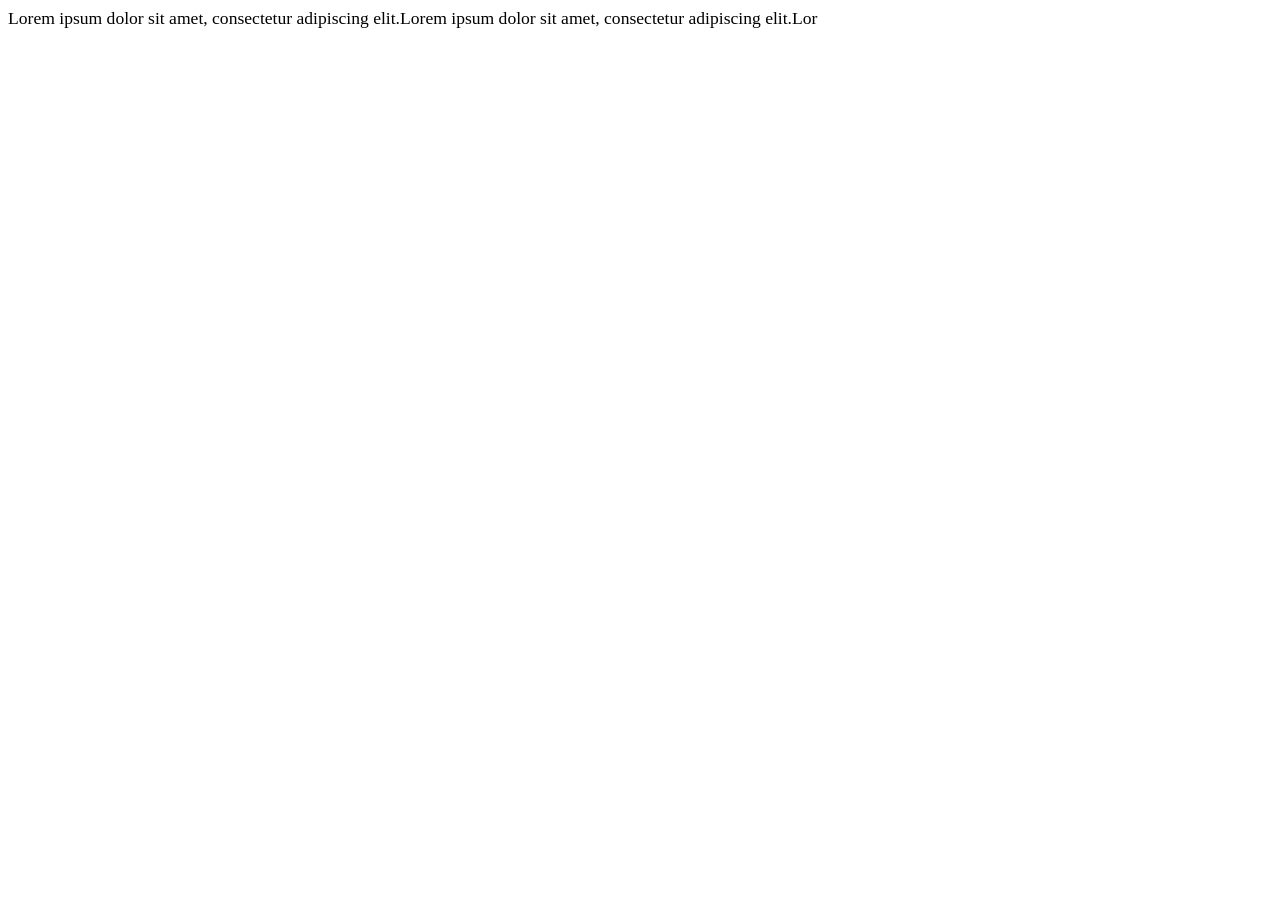
<file: gpt/fontline.html>
<!DOCTYPE html>
<html lang="en">
<head>
  <meta charset="UTF-8">
  <meta name="viewport" content="width=device-width, initial-scale=1.0">
  <title>Auto Font Size Adjustment</title>
  <style>
    body{font-size:80px;}
    /* 추가적인 스타일링은 필요에 따라 적용하세요 */
    #dynamicText {
      white-space: nowrap; /* 텍스트가 한 줄로만 표시되도록 설정 */
      overflow: hidden;
      text-overflow: ellipsis; /* 텍스트가 너무 길 경우 생략 부호(...) 표시 */
      transition: font-size 0.3s ease; /* 부드러운 폰트 크기 전환을 위한 트랜지션 설정 */
    }
  </style>
</head>
<body>

<div id="dynamicText">Lorem ipsum dolor sit amet, consectetur adipiscing elit.Lorem ipsum dolor sit amet, consectetur adipiscing elit.Lor</div>

<script>
  // 함수 호출
  adjustFontSize();

  // 창 크기가 변경될 때마다 함수 호출
  window.addEventListener('resize', adjustFontSize);

  function adjustFontSize() {
    var divElement = document.getElementById('dynamicText');
    var maxHeight = 20; // 특정 높이 (50px)를 기준으로 설정, 필요에 따라 조절 가능

    // 현재 div 요소의 높이가 maxHeight보다 크면 폰트 크기를 줄임
    if (divElement.offsetHeight > maxHeight) {
      var currentFontSize = parseInt(window.getComputedStyle(divElement).fontSize);
      var newFontSize = currentFontSize * (maxHeight / divElement.offsetHeight);
      divElement.style.fontSize = newFontSize + 'px';
    } else {
      // 만약 2줄이 아니면 폰트 크기를 초기화
      divElement.style.fontSize = '';
    }
  }
</script>

</body>
</html>
</file>
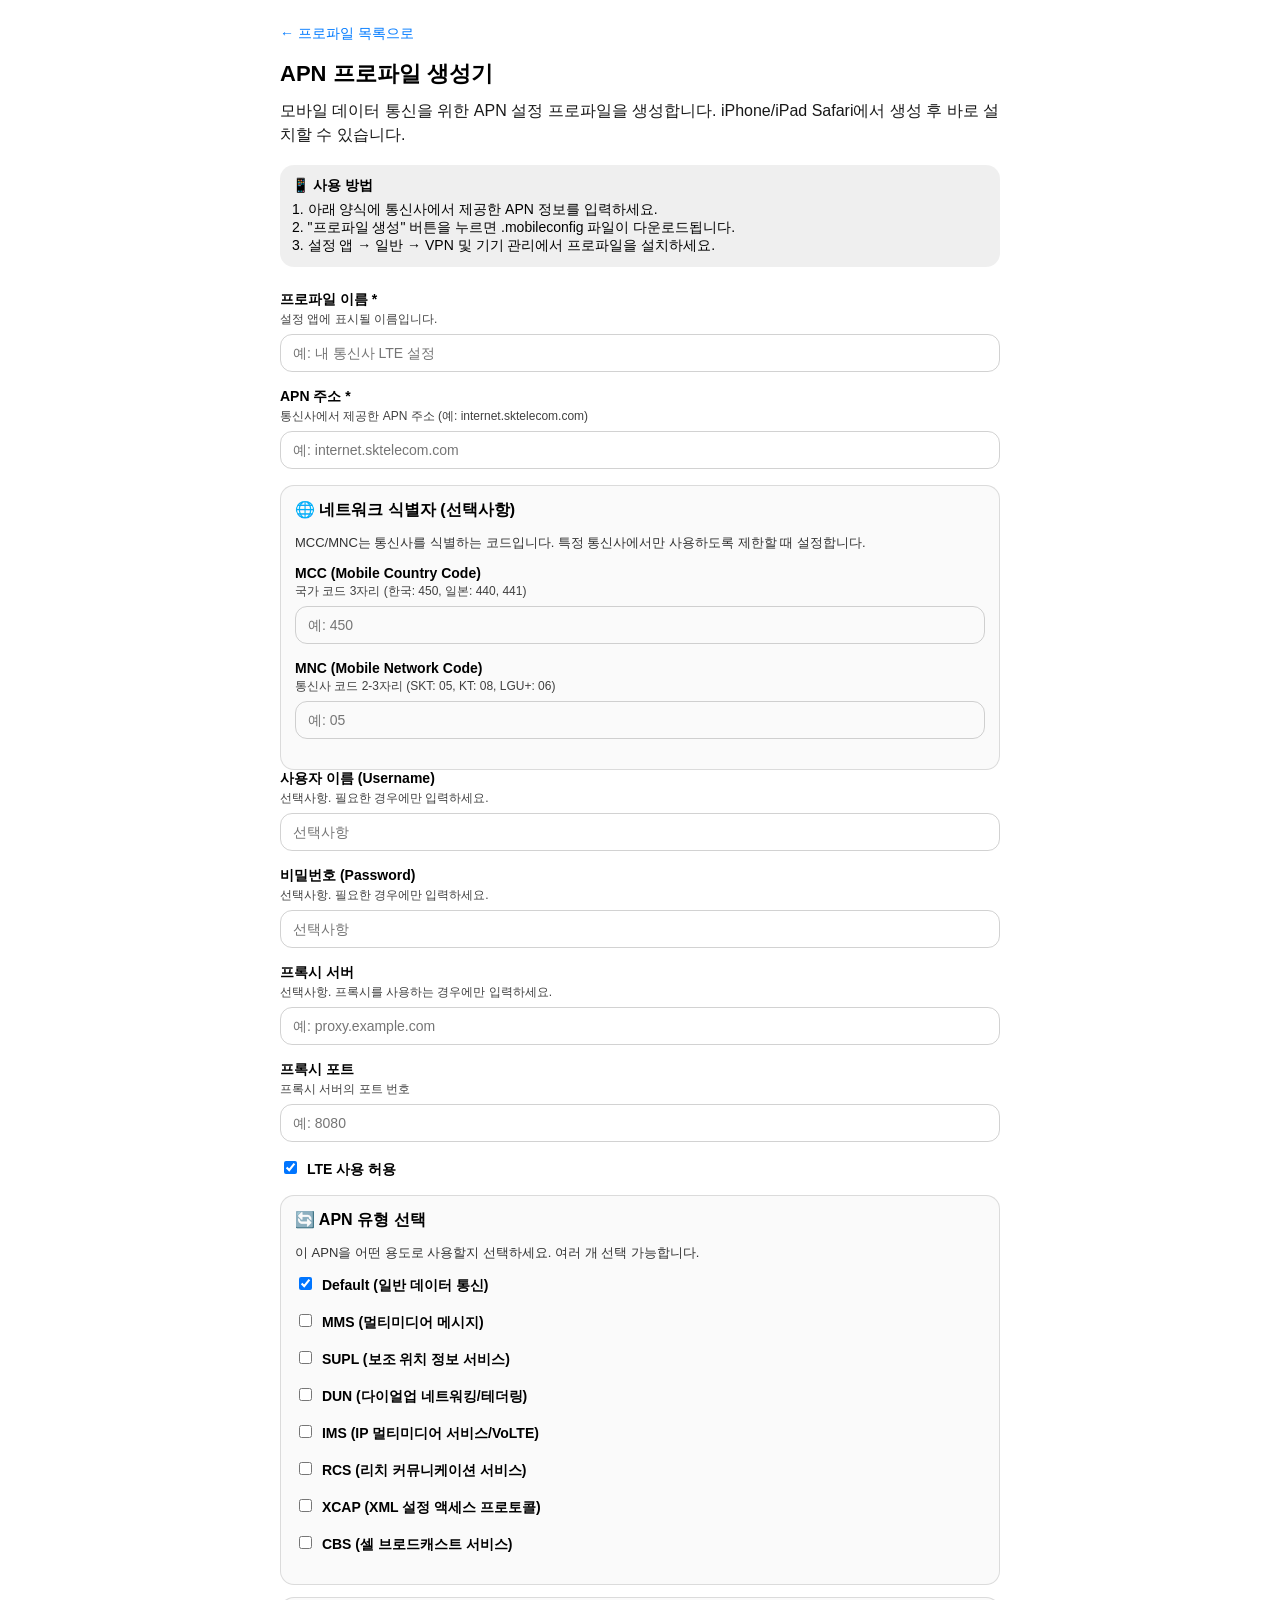
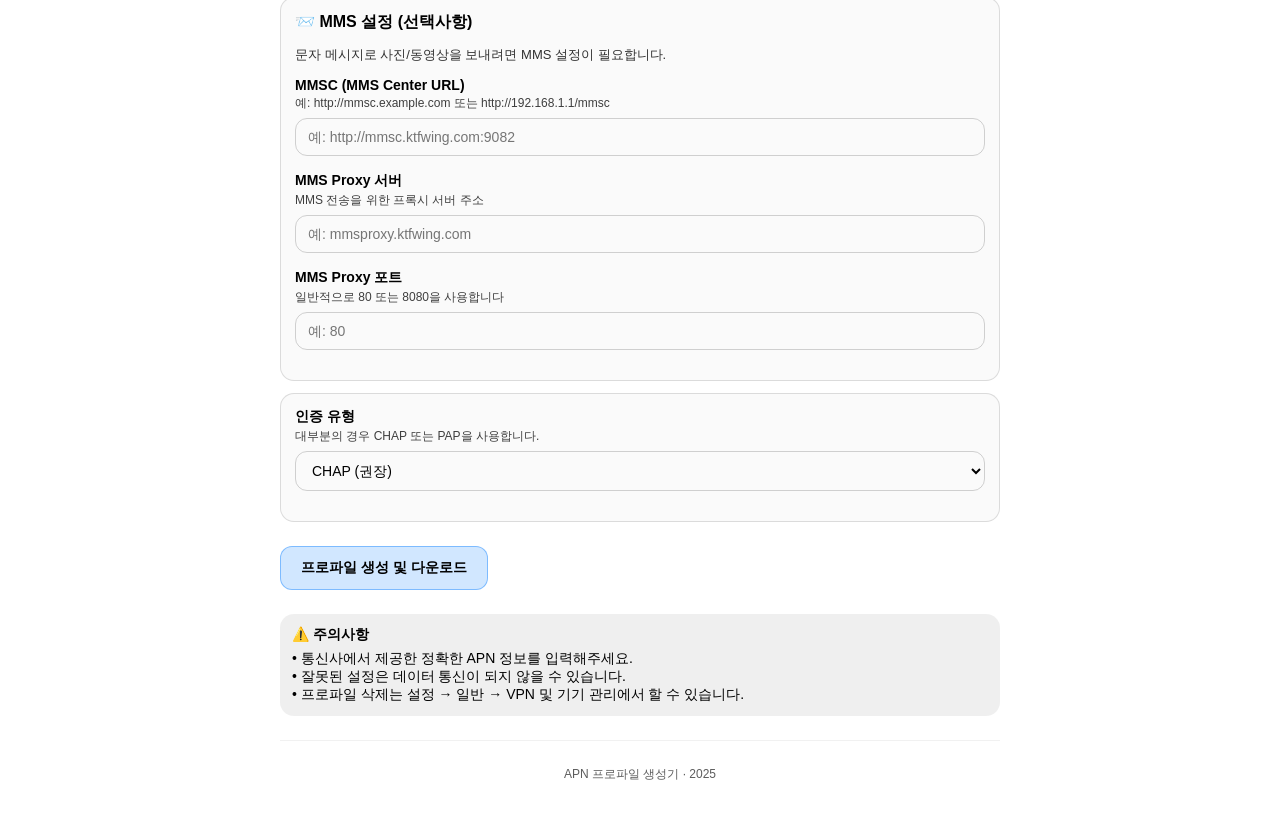
<file: ios/apn-generator.html>
<!DOCTYPE html>
<html lang="ko">
  <head>
    <meta charset="utf-8" />
    <meta name="viewport" content="width=device-width,initial-scale=1" />
    <meta name="apple-mobile-web-app-capable" content="yes" />
    <title>APN 프로파일 생성기</title>
    <style>
      :root {
        color-scheme: light dark;
      }
      body {
        font-family: -apple-system, BlinkMacSystemFont, "Segoe UI", Roboto,
          "Apple SD Gothic Neo", "Noto Sans KR", sans-serif;
        margin: 0;
      }
      .wrap {
        max-width: 720px;
        margin: 0 auto;
        padding: 24px;
      }
      h1 {
        font-size: 22px;
        margin: 0 0 10px;
      }
      p {
        margin: 8px 0;
        line-height: 1.5;
        opacity: 0.9;
      }
      .form-section {
        margin-top: 24px;
      }
      .form-group {
        margin-bottom: 16px;
      }
      label {
        display: block;
        font-weight: 600;
        margin-bottom: 6px;
        font-size: 14px;
      }
      .label-desc {
        font-size: 12px;
        opacity: 0.75;
        font-weight: 400;
        margin-top: 2px;
      }
      input[type="text"],
      input[type="number"],
      select {
        width: 100%;
        padding: 10px 12px;
        border: 1px solid rgba(127, 127, 127, 0.35);
        border-radius: 12px;
        font-size: 14px;
        font-family: inherit;
        background: transparent;
        box-sizing: border-box;
      }
      input[type="checkbox"] {
        margin-right: 6px;
      }
      .btn {
        display: inline-block;
        padding: 12px 20px;
        border-radius: 12px;
        text-decoration: none;
        border: 1px solid rgba(127, 127, 127, 0.35);
        font-weight: 700;
        font-size: 14px;
        cursor: pointer;
        font-family: inherit;
        background: transparent;
      }
      .btn.primary {
        background: rgba(0, 122, 255, 0.18);
        border-color: rgba(0, 122, 255, 0.4);
      }
      .btn:disabled {
        opacity: 0.5;
        cursor: not-allowed;
      }
      .note {
        margin-top: 18px;
        padding: 12px;
        border-radius: 14px;
        background: rgba(127, 127, 127, 0.12);
        font-size: 14px;
      }
      .note strong {
        display: block;
        margin-bottom: 6px;
      }
      .auth-section {
        border: 1px solid rgba(127, 127, 127, 0.25);
        border-radius: 14px;
        padding: 14px;
        margin-top: 12px;
        background: rgba(0, 0, 0, 0.02);
      }
      @media (prefers-color-scheme: dark) {
        .auth-section {
          background: rgba(255, 255, 255, 0.02);
        }
      }
      footer {
        margin-top: 24px;
        padding-top: 16px;
        border-top: 1px solid rgba(127, 127, 127, 0.15);
        font-size: 12px;
        opacity: 0.7;
        text-align: center;
      }
      .back-link {
        display: inline-block;
        margin-bottom: 16px;
        color: rgba(0, 122, 255, 1);
        text-decoration: none;
        font-size: 14px;
      }
      .back-link:hover {
        text-decoration: underline;
      }
    </style>
  </head>
  <body>
    <div class="wrap">
      <a href="./" class="back-link">← 프로파일 목록으로</a>

      <h1>APN 프로파일 생성기</h1>
      <p>
        모바일 데이터 통신을 위한 APN 설정 프로파일을 생성합니다. iPhone/iPad
        Safari에서 생성 후 바로 설치할 수 있습니다.
      </p>

      <div class="note">
        <strong>📱 사용 방법</strong>
        1. 아래 양식에 통신사에서 제공한 APN 정보를 입력하세요.<br />
        2. "프로파일 생성" 버튼을 누르면 .mobileconfig 파일이 다운로드됩니다.<br />
        3. 설정 앱 → 일반 → VPN 및 기기 관리에서 프로파일을 설치하세요.
      </div>

      <form id="apnForm" class="form-section">
        <div class="form-group">
          <label>
            프로파일 이름 *
            <div class="label-desc">설정 앱에 표시될 이름입니다.</div>
          </label>
          <input
            type="text"
            id="profileName"
            required
            placeholder="예: 내 통신사 LTE 설정"
          />
        </div>

        <div class="form-group">
          <label>
            APN 주소 *
            <div class="label-desc">
              통신사에서 제공한 APN 주소 (예: internet.sktelecom.com)
            </div>
          </label>
          <input
            type="text"
            id="apn"
            required
            placeholder="예: internet.sktelecom.com"
          />
        </div>

        <div class="auth-section">
          <h3 style="margin: 0 0 12px; font-size: 16px">
            🌐 네트워크 식별자 (선택사항)
          </h3>
          <p style="font-size: 13px; opacity: 0.8; margin: 0 0 12px">
            MCC/MNC는 통신사를 식별하는 코드입니다. 특정 통신사에서만 사용하도록
            제한할 때 설정합니다.
          </p>

          <div class="form-group">
            <label>
              MCC (Mobile Country Code)
              <div class="label-desc">
                국가 코드 3자리 (한국: 450, 일본: 440, 441)
              </div>
            </label>
            <input
              type="text"
              id="mcc"
              maxlength="3"
              placeholder="예: 450"
              pattern="[0-9]{3}"
            />
          </div>

          <div class="form-group">
            <label>
              MNC (Mobile Network Code)
              <div class="label-desc">
                통신사 코드 2-3자리 (SKT: 05, KT: 08, LGU+: 06)
              </div>
            </label>
            <input
              type="text"
              id="mnc"
              maxlength="3"
              placeholder="예: 05"
              pattern="[0-9]{2,3}"
            />
          </div>
        </div>

        <div class="form-group">
          <label>
            사용자 이름 (Username)
            <div class="label-desc">선택사항. 필요한 경우에만 입력하세요.</div>
          </label>
          <input type="text" id="username" placeholder="선택사항" />
        </div>

        <div class="form-group">
          <label>
            비밀번호 (Password)
            <div class="label-desc">선택사항. 필요한 경우에만 입력하세요.</div>
          </label>
          <input type="text" id="password" placeholder="선택사항" />
        </div>

        <div class="form-group">
          <label>
            프록시 서버
            <div class="label-desc">
              선택사항. 프록시를 사용하는 경우에만 입력하세요.
            </div>
          </label>
          <input type="text" id="proxy" placeholder="예: proxy.example.com" />
        </div>

        <div class="form-group">
          <label>
            프록시 포트
            <div class="label-desc">프록시 서버의 포트 번호</div>
          </label>
          <input type="number" id="proxyPort" placeholder="예: 8080" />
        </div>

        <div class="form-group">
          <label>
            <input type="checkbox" id="allowedProtocolMask" checked />
            LTE 사용 허용
          </label>
        </div>

        <div class="auth-section">
          <h3 style="margin: 0 0 12px; font-size: 16px">🔄 APN 유형 선택</h3>
          <p style="font-size: 13px; opacity: 0.8; margin: 0 0 12px">
            이 APN을 어떤 용도로 사용할지 선택하세요. 여러 개 선택 가능합니다.
          </p>

          <div class="form-group">
            <label>
              <input type="checkbox" id="apnTypeDefault" checked />
              Default (일반 데이터 통신)
            </label>
          </div>

          <div class="form-group">
            <label>
              <input type="checkbox" id="apnTypeMms" />
              MMS (멀티미디어 메시지)
            </label>
          </div>

          <div class="form-group">
            <label>
              <input type="checkbox" id="apnTypeSupl" />
              SUPL (보조 위치 정보 서비스)
            </label>
          </div>

          <div class="form-group">
            <label>
              <input type="checkbox" id="apnTypeDun" />
              DUN (다이얼업 네트워킹/테더링)
            </label>
          </div>

          <div class="form-group">
            <label>
              <input type="checkbox" id="apnTypeIms" />
              IMS (IP 멀티미디어 서비스/VoLTE)
            </label>
          </div>

          <div class="form-group">
            <label>
              <input type="checkbox" id="apnTypeRcs" />
              RCS (리치 커뮤니케이션 서비스)
            </label>
          </div>

          <div class="form-group">
            <label>
              <input type="checkbox" id="apnTypeXcap" />
              XCAP (XML 설정 액세스 프로토콜)
            </label>
          </div>

          <div class="form-group">
            <label>
              <input type="checkbox" id="apnTypeCbs" />
              CBS (셀 브로드캐스트 서비스)
            </label>
          </div>
        </div>

        <div class="auth-section">
          <h3 style="margin: 0 0 12px; font-size: 16px">
            📨 MMS 설정 (선택사항)
          </h3>
          <p style="font-size: 13px; opacity: 0.8; margin: 0 0 12px">
            문자 메시지로 사진/동영상을 보내려면 MMS 설정이 필요합니다.
          </p>

          <div class="form-group">
            <label>
              MMSC (MMS Center URL)
              <div class="label-desc">
                예: http://mmsc.example.com 또는 http://192.168.1.1/mmsc
              </div>
            </label>
            <input
              type="text"
              id="mmsc"
              placeholder="예: http://mmsc.ktfwing.com:9082"
            />
          </div>

          <div class="form-group">
            <label>
              MMS Proxy 서버
              <div class="label-desc">MMS 전송을 위한 프록시 서버 주소</div>
            </label>
            <input
              type="text"
              id="mmsProxy"
              placeholder="예: mmsproxy.ktfwing.com"
            />
          </div>

          <div class="form-group">
            <label>
              MMS Proxy 포트
              <div class="label-desc">일반적으로 80 또는 8080을 사용합니다</div>
            </label>
            <input type="number" id="mmsProxyPort" placeholder="예: 80" />
          </div>
        </div>

        <div class="auth-section">
          <div class="form-group">
            <label>
              인증 유형
              <div class="label-desc">
                대부분의 경우 CHAP 또는 PAP을 사용합니다.
              </div>
            </label>
            <select id="authType">
              <option value="CHAP">CHAP (권장)</option>
              <option value="PAP">PAP</option>
              <option value="None">없음</option>
            </select>
          </div>
        </div>

        <div class="form-group" style="margin-top: 24px">
          <button type="submit" class="btn primary">
            프로파일 생성 및 다운로드
          </button>
        </div>
      </form>

      <div class="note" style="margin-top: 24px">
        <strong>⚠️ 주의사항</strong>
        • 통신사에서 제공한 정확한 APN 정보를 입력해주세요.<br />
        • 잘못된 설정은 데이터 통신이 되지 않을 수 있습니다.<br />
        • 프로파일 삭제는 설정 → 일반 → VPN 및 기기 관리에서 할 수 있습니다.
      </div>

      <footer>
        <p>APN 프로파일 생성기 · 2025</p>
      </footer>
    </div>

    <script>
      const form = document.getElementById("apnForm");

      form.addEventListener("submit", (e) => {
        e.preventDefault();
        generateProfile();
      });

      function generateProfile() {
        // 폼 데이터 수집
        const profileName = document.getElementById("profileName").value;
        const apn = document.getElementById("apn").value;
        const username = document.getElementById("username").value;
        const password = document.getElementById("password").value;
        const proxy = document.getElementById("proxy").value;
        const proxyPort = document.getElementById("proxyPort").value;
        const mcc = document.getElementById("mcc").value;
        const mnc = document.getElementById("mnc").value;
        const mmsc = document.getElementById("mmsc").value;
        const mmsProxy = document.getElementById("mmsProxy").value;
        const mmsProxyPort = document.getElementById("mmsProxyPort").value;
        const allowedProtocolMask = document.getElementById(
          "allowedProtocolMask"
        ).checked;
        const authType = document.getElementById("authType").value;

        // APN 유형 수집 및 비트마스크 계산
        const apnTypeDefault =
          document.getElementById("apnTypeDefault").checked;
        const apnTypeMms = document.getElementById("apnTypeMms").checked;
        const apnTypeSupl = document.getElementById("apnTypeSupl").checked;
        const apnTypeDun = document.getElementById("apnTypeDun").checked;
        const apnTypeIms = document.getElementById("apnTypeIms").checked;
        const apnTypeRcs = document.getElementById("apnTypeRcs").checked;
        const apnTypeXcap = document.getElementById("apnTypeXcap").checked;
        const apnTypeCbs = document.getElementById("apnTypeCbs").checked;

        let defaultProtocolMask = 0;
        if (apnTypeDefault) defaultProtocolMask |= 1; // Default
        if (apnTypeMms) defaultProtocolMask |= 2; // MMS
        if (apnTypeSupl) defaultProtocolMask |= 4; // SUPL
        if (apnTypeDun) defaultProtocolMask |= 8; // DUN
        if (apnTypeIms) defaultProtocolMask |= 64; // IMS
        if (apnTypeCbs) defaultProtocolMask |= 128; // CBS
        if (apnTypeXcap) defaultProtocolMask |= 512; // XCAP
        if (apnTypeRcs) defaultProtocolMask |= 1024; // RCS

        // UUID 생성 (간단한 버전)
        const uuid = generateUUID();
        const payloadUUID = generateUUID();

        // mobileconfig XML 생성
        const xml = `<?xml version="1.0" encoding="UTF-8"?>
<!DOCTYPE plist PUBLIC "-//Apple//DTD PLIST 1.0//EN" "http://www.apple.com/DTDs/PropertyList-1.0.dtd">
<plist version="1.0">
<dict>
    <key>PayloadContent</key>
    <array>
        <dict>
            <key>AttachAPN</key>
            <dict>
                <key>Name</key>
                <string>${escapeXml(apn)}</string>
                ${
                  authType !== "None"
                    ? `
                <key>AuthenticationType</key>
                <string>${authType}</string>
                `
                    : ""
                }
                ${
                  username
                    ? `
                <key>Username</key>
                <string>${escapeXml(username)}</string>`
                    : ""
                }
                ${
                  password
                    ? `
                <key>Password</key>
                <string>${escapeXml(password)}</string>`
                    : ""
                }
                    ${
                      proxy
                        ? `
                    <key>ProxyServer</key>
                    <string>${escapeXml(proxy)}</string>`
                        : ""
                    }${
          proxyPort
            ? `
                                <key>ProxyPort</key>
                                <integer>${parseInt(proxyPort)}</integer>`
            : ""
        }${
          allowedProtocolMask
            ? `
                                <key>AllowedProtocolMask</key>
                                <integer>3</integer>`
            : ""
        }${
          defaultProtocolMask > 0
            ? `
                                <key>DefaultProtocolMask</key>
                                <integer>${defaultProtocolMask}</integer>`
            : ""
        }${
          mcc
            ? `
                                <key>MCC</key>
                                <string>${escapeXml(mcc)}</string>`
            : ""
        }${
          mnc
            ? `
                                <key>MNC</key>
                                <string>${escapeXml(mnc)}</string>`
            : ""
        }${
          mmsc
            ? `
                                <key>MMSC</key>
                                <string>${escapeXml(mmsc)}</string>`
            : ""
        }${
          mmsProxy
            ? `
                                <key>MMSProxyServer</key>
                                <string>${escapeXml(mmsProxy)}</string>`
            : ""
        }${
          mmsProxyPort
            ? `
                                <key>MMSProxyPort</key>
                                <integer>${parseInt(mmsProxyPort)}</integer>`
            : ""
        }
            </dict>
            <key>APNs</key>
            <array>
                <dict>
                    <key>Name</key>
                    <string>${escapeXml(apn)}</string>${
          authType === "None"
            ? ""
            : `
                    <key>AuthenticationType</key>
                    <string>${authType}</string>
                    `
        }
            ${
              username
                ? `
                                <key>Username</key>
                                <string>${escapeXml(username)}</string>`
                : ""
            }${
          password
            ? `
                    <key>Password</key>
                    <string>${escapeXml(password)}</string>`
            : ""
        }${
          proxy
            ? `
                    <key>ProxyServer</key>
                    <string>${escapeXml(proxy)}</string>`
            : ""
        }${
          proxyPort
            ? `
                    <key>ProxyPort</key>
                    <integer>${parseInt(proxyPort)}</integer>`
            : ""
        }${
          allowedProtocolMask
            ? `
                    <key>AllowedProtocolMask</key>
                    <integer>3</integer>`
            : ""
        }${
          defaultProtocolMask > 0
            ? `
                    <key>DefaultProtocolMask</key>
                    <integer>${defaultProtocolMask}</integer>`
            : ""
        }${
          mcc
            ? `
                    <key>MCC</key>
                    <string>${escapeXml(mcc)}</string>`
            : ""
        }${
          mnc
            ? `
                    <key>MNC</key>
                    <string>${escapeXml(mnc)}</string>`
            : ""
        }${
          mmsc
            ? `
                    <key>MMSC</key>
                    <string>${escapeXml(mmsc)}</string>`
            : ""
        }${
          mmsProxy
            ? `
                    <key>MMSProxyServer</key>
                    <string>${escapeXml(mmsProxy)}</string>`
            : ""
        }${
          mmsProxyPort
            ? `
                    <key>MMSProxyPort</key>
                    <integer>${parseInt(mmsProxyPort)}</integer>`
            : ""
        }
                </dict>
            </array>
            <key>PayloadDescription</key>
            <string>${escapeXml(profileName)} APN 설정</string>
            <key>PayloadDisplayName</key>
            <string>Advanced Settings</string>
            <key>PayloadIdentifier</key>
            <string>com.apn.${payloadUUID}</string>
            <key>PayloadType</key>
            <string>com.apple.cellular</string>
            <key>PayloadUUID</key>
            <string>${payloadUUID}</string>
            <key>PayloadVersion</key>
            <integer>1</integer>
        </dict>
    </array>
    <key>PayloadDisplayName</key>
    <string>${escapeXml(profileName)}</string>
    <key>PayloadIdentifier</key>
    <string>com.apn.profile.${uuid}</string>
    <key>PayloadRemovalDisallowed</key>
    <false/>
    <key>PayloadType</key>
    <string>Configuration</string>
    <key>PayloadUUID</key>
    <string>${uuid}</string>
    <key>PayloadVersion</key>
    <integer>1</integer>
</dict>
</plist>`;

        // 파일 다운로드
        const blob = new Blob([xml], {
          type: "application/x-apple-aspen-config",
        });
        const url = URL.createObjectURL(blob);
        const a = document.createElement("a");
        a.href = url;
        a.download = `${sanitizeFilename(profileName)}.mobileconfig`;
        document.body.appendChild(a);
        a.click();
        document.body.removeChild(a);
        URL.revokeObjectURL(url);

        // alert(
        //   "프로파일이 생성되었습니다!\n\n설정 앱 → 일반 → VPN 및 기기 관리에서 설치하세요."
        // );
      }

      // UUID 생성 함수
      function generateUUID() {
        return "xxxxxxxx-xxxx-4xxx-yxxx-xxxxxxxxxxxx".replace(
          /[xy]/g,
          function (c) {
            const r = (Math.random() * 16) | 0;
            const v = c === "x" ? r : (r & 0x3) | 0x8;
            return v.toString(16);
          }
        );
      }

      // XML 특수문자 이스케이프
      function escapeXml(str) {
        return String(str)
          .replace(/&/g, "&amp;")
          .replace(/</g, "&lt;")
          .replace(/>/g, "&gt;")
          .replace(/"/g, "&quot;")
          .replace(/'/g, "&apos;");
      }

      // 파일명 안전하게 만들기
      function sanitizeFilename(str) {
        return str
          .replace(/[^a-zA-Z0-9가-힣ㄱ-ㅎㅏ-ㅣ\s-]/g, "")
          .replace(/\s+/g, "-")
          .substring(0, 50);
      }
    </script>
  </body>
</html>
</file>
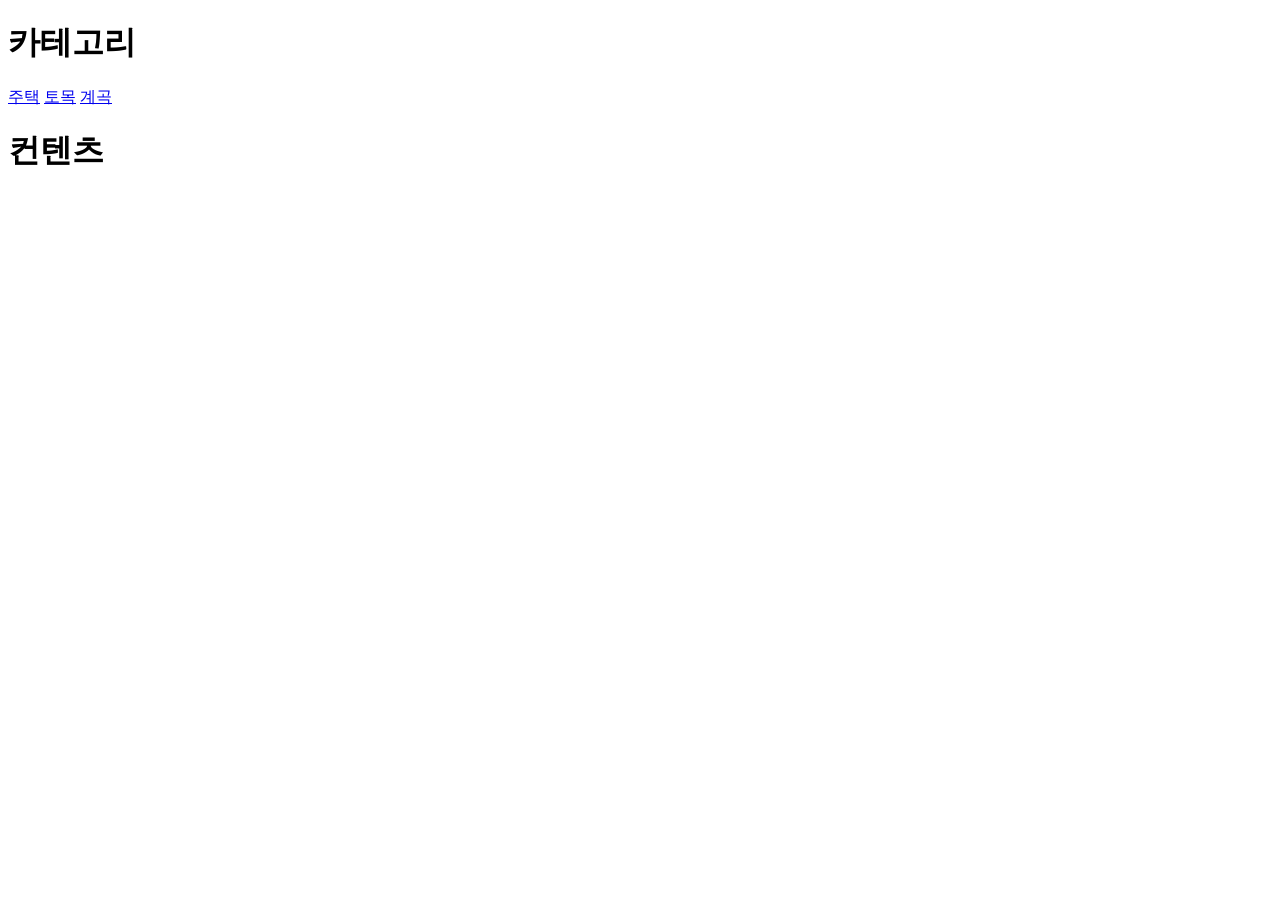
<file: lecture/category.html>
<!doctype html>
<html lang="ko">
	<head>
		<meta charset="utf-8">
		<title>카테고리를 누르면 컨텐츠가 나와요!</title>
    <style>
      #category{}
      #category a{}
      #category a.active{ color:#aaa; }
      .contents div{display:none;}
    </style>
	</head>
	<body>
    <h1>카테고리</h1>
		<div id="category">
      <a href="#" onclick="contentOpen('house');">주택</a>
      <a href="#" onclick="contentOpen('tree');">토목</a>
      <a href="#" onclick="contentOpen('river');">계곡</a>
    </div>
    <h1>컨텐츠</h1>
    <div class="contents">
      <div id="house">주택은 집이 좋습니다</div>
      <div id="tree">토목은 산림이 울창하고 좋습니다</div>
      <div id="river">계곡은 물이 흘러서 수맥이 인체의 기에 미치는 영향이 커서 몸에 좋지 않습니다</div>
    </div>
		
		<script>
			function contentOpen(args){
        const contents = document.querySelectorAll('.contents > div');
        for(let i=0; i<contents.length; i++){
          contents[i].style.display='none';
        }
        document.getElementById(args).style.display='block';
        return false;
      }
		</script>
	</body>
</html>
</file>
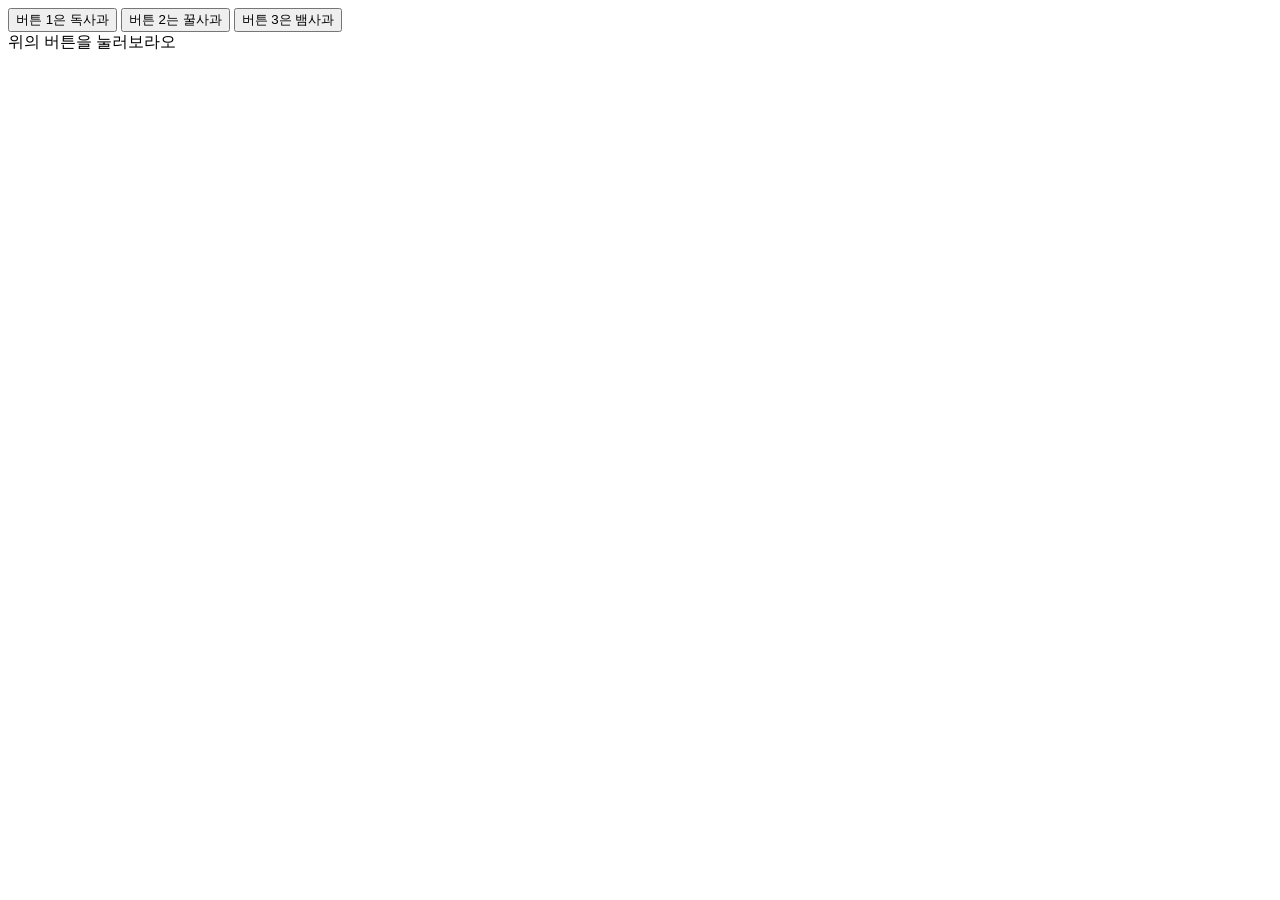
<file: lecture/click_my_mind.html>
<!doctype html>
<html lang="ko">
	<head>
		<meta charset="utf-8">
		<title>내 마인드를 클릭하기</title>
	</head>
	<body>
		<button id="button_1">버튼 1은 독사과</button>
		<button id="button_2">버튼 2는 꿀사과</button>
		<button id="button_3">버튼 3은 뱀사과</button>
		<div id="result">위의 버튼을 눌러보라오</div>
		
		<script>
			document.getElementById("button_1").addEventListener("click", function() {
				document.getElementById("result").innerText = "독사과";
			});
			document.getElementById("button_2").addEventListener("click", function() {
				document.getElementById("result").innerText = "꿀사과";
			});
			document.getElementById("button_3").addEventListener("click", function() {
				document.getElementById("result").innerText = "뱀사과";
			});
		</script>
	</body>
</html>
</file>
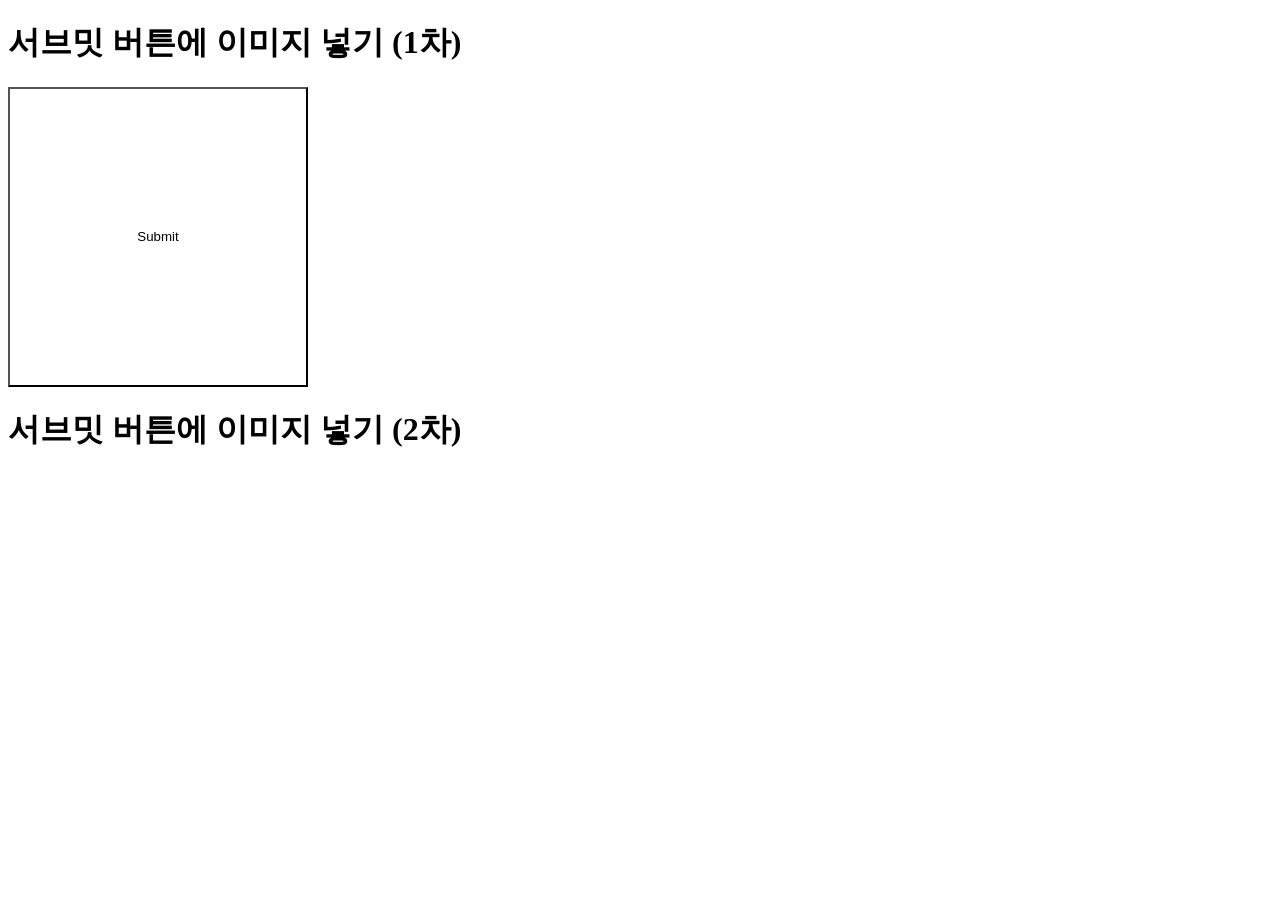
<file: lecture/input_in_image.html>
<!doctype html>
<html lang="ko">
	<head>
		<meta charset="utf-8">
		<title>VRC짱</title>
    <style>
      #button_1{background:url(https://cdn.hanbitgaram.com/images/hNjA2YmQ3ZDE1MzmYjA2YTA/zMzEzNWI1N2ZiNzY0OGY3FmODExMDJlZWIxZ.png) no-repeat center center; width:300px; height:300px;}
      #image_1{display:inline-block; width:300px; height:300px; background:url(https://cdn.hanbitgaram.com/images/hNjA2YmQ3ZDE1MzmYjA2YTA/zMzEzNWI1N2ZiNzY0OGY3FmODExMDJlZWIxZ.png) no-repeat center center;}
      #button_2{display:none;}
    </style>
	</head>
	<body>
    <h1>서브밋 버튼에 이미지 넣기 (1차)</h1>
		<input type="submit" id="button_1">
    
    <h1>서브밋 버튼에 이미지 넣기 (2차)</h1>
    <a href="#" id="image_1" onclick="document.getElementById('button_2').click(); return false;"></a>
    <input type="submit" id="button_2">
	</body>
</html>
</file>
<file: daepo/styles.css>
:root {
  --sky-top: #5c82d6;
  --sky-bottom: #d8e4ff;
  --hill-left: #0f9f33;
  --hill-left-shadow: #3a5f0a;
  --hill-right: #75ff06;
  --panel-bg: rgba(245, 243, 219, 0.9);
  --panel-border: #111111;
  --accent: #f6cf34;
  --accent-dark: #cd9500;
  --balloon: radial-gradient(circle at 35% 25%, #28ff17 0%, #18d409 45%, #07a700 100%);
  --shadow: rgba(0, 0, 0, 0.22);
  --text: #131313;
}

.noto-sans-100 {
  font-family: "Noto Sans JP", "Noto Sans KR", sans-serif;
  font-optical-sizing: auto;
  font-weight: 100;
  font-style: normal;
  font-variation-settings:
    "wdth" 100;
}

* {
  box-sizing: border-box;
}

html,
body {
  margin: 0;
  min-height: 100%;
  font-family: "Noto Sans JP", "Noto Sans KR", sans-serif;
  color: var(--text);
}

body {
  min-height: 100vh;
  background: linear-gradient(180deg, var(--sky-top) 0%, var(--sky-bottom) 85%);
}

button,
input {
  font: inherit;
}

.game-shell {
  min-height: 100vh;
}

.sky {
  position: relative;
  min-height: 100vh;
  overflow: hidden;
}

.sky::before,
.sky::after {
  content: "";
  position: absolute;
  bottom: -8vw;
  width: 58vw;
  height: 24vw;
  border-radius: 50% 50% 0 0;
}

.sky::before {
  left: -10vw;
  background: var(--hill-left);
  box-shadow: 10vw -5vw 0 0 var(--hill-left-shadow);
  transform: rotate(6deg);
}

.sky::after {
  right: -10vw;
  background: var(--hill-right);
  transform: rotate(-5deg);
}

.cloud {
  position: absolute;
  background: rgba(255, 255, 255, 0.32);
  filter: blur(1px);
}

.cloud::before,
.cloud::after {
  content: "";
  position: absolute;
  background: inherit;
  border-radius: 50%;
}

.cloud-left {
  top: 10vh;
  left: 12vw;
  width: 14rem;
  height: 5rem;
  border-radius: 4rem;
}

.cloud-left::before {
  width: 5.5rem;
  height: 5.5rem;
  left: 1.5rem;
  top: -1.8rem;
}

.cloud-left::after {
  width: 6rem;
  height: 6rem;
  right: 2rem;
  top: -1rem;
}

.cloud-right {
  top: 22vh;
  right: 8vw;
  width: 18rem;
  height: 6rem;
  border-radius: 5rem;
}

.cloud-right::before {
  width: 7rem;
  height: 7rem;
  left: 2rem;
  top: -2.2rem;
}

.cloud-right::after {
  width: 7.5rem;
  height: 7.5rem;
  right: 2rem;
  top: -1.4rem;
}

.title-wrap {
  position: absolute;
  top: 3rem;
  left: 2rem;
  z-index: 2;
}

.title-wrap h1 {
  margin: 0;
  font-family: "Noto Sans JP", "Noto Sans KR", sans-serif;
  font-size: clamp(3rem, 8vw, 5.4rem);
  letter-spacing: 0.08em;
  color: rgba(206, 224, 255, 0.45);
  text-shadow: 0 0 24px rgba(255, 255, 255, 0.12);
}

.subtitle {
  margin: 0.35rem 0 0;
  font-size: clamp(0.95rem, 2vw, 1.15rem);
  color: rgba(255, 255, 255, 0.88);
}

.history-panel {
  position: absolute;
  top: 2.5rem;
  right: 2rem;
  z-index: 2;
  width: min(24rem, calc(100vw - 4rem));
  padding: 1rem 1rem 1.1rem;
  border: 4px solid var(--panel-border);
  border-radius: 1.4rem;
  background: rgba(255, 255, 255, 0.28);
  backdrop-filter: blur(8px);
  box-shadow: 0 1rem 2rem rgba(20, 30, 80, 0.16);
}

.history-header {
  display: flex;
  align-items: center;
  justify-content: space-between;
  gap: 1rem;
  margin-bottom: 0.8rem;
}

.history-header h2,
.history-header p {
  margin: 0;
}

.history-header h2 {
  font-size: 1.1rem;
}

.history-list {
  display: flex;
  flex-wrap: wrap;
  gap: 0.5rem;
  min-height: 3rem;
}

.history-item {
  min-width: 2.8rem;
  padding: 0.45rem 0.7rem;
  border-radius: 999px;
  background: rgba(255, 247, 154, 0.9);
  border: 2px solid rgba(17, 17, 17, 0.9);
  text-align: center;
  font-weight: 700;
}

.result-area {
  position: absolute;
  inset: 16vh 0 auto;
  z-index: 2;
  display: grid;
  justify-items: center;
  gap: 1rem;
  padding: 0 1rem;
}

.balloon {
  width: min(52vw, 23rem);
  aspect-ratio: 1 / 1;
  border-radius: 50%;
  background: var(--balloon);
  display: grid;
  place-items: center;
  align-content: center;
  box-shadow: inset -1.4rem -1.4rem 2rem rgba(0, 92, 0, 0.28), 0 1.5rem 2.2rem rgba(24, 92, 21, 0.25);
  transform-origin: center bottom;
  animation: balloon-pop 520ms cubic-bezier(0.16, 0.85, 0.27, 1.2);
}

.balloon.hidden {
  visibility: hidden;
}

.balloon-number {
   font-family: "Noto Sans JP", "Noto Sans KR", sans-serif;
  font-size: clamp(5rem, 16vw, 11rem);
  line-height: 1;
  color: #ffd93b;
  text-shadow: 0 0.3rem 0 rgba(0, 0, 0, 0.08);
}

.balloon-order {
  margin-top: -0.3rem;
  font-size: clamp(1.4rem, 3vw, 2.2rem);
  font-weight: 900;
}

.guide-text {
  margin: 0;
  min-height: 1.8rem;
  font-weight: 700;
  color: rgba(19, 19, 19, 0.88);
}

.cannon-zone {
  position: absolute;
  left: 50%;
  bottom: 1vh;
  z-index: 2;
  transform: translateX(-50%);
}

.cannon-shadow {
  position: absolute;
  left: 50%;
  bottom: -1rem;
  width: 16rem;
  height: 2.5rem;
  background: rgba(0, 0, 0, 0.2);
  filter: blur(10px);
  transform: translateX(-50%);
}

.cannon {
  position: relative;
  width: clamp(8rem, 12vw, 10rem);
  height: clamp(16rem, 30vh, 23rem);
  border-radius: 2.5rem 2.5rem 1.5rem 1.5rem;
  background: linear-gradient(90deg, #f8a31a 0%, #e28300 42%, #ffd21f 72%, #c97100 100%);
  border: 4px solid #6f4100;
  box-shadow: inset -0.8rem 0 0 rgba(255, 247, 177, 0.32), inset 0.3rem 0 0 rgba(255, 255, 255, 0.2);
}

.cannon::before,
.cannon::after {
  content: "";
  position: absolute;
  left: 50%;
  width: calc(100% + 0.8rem);
  height: 1rem;
  border-radius: 999px;
  background: linear-gradient(180deg, #535353 0%, #232323 100%);
  border: 2px solid #4e3000;
  transform: translateX(-50%);
}

.cannon::before {
  top: 0.55rem;
}

.cannon::after {
  top: 9rem;
}

.cannon-top {
  position: absolute;
  left: 50%;
  top: -1.8rem;
  width: calc(100% - 1rem);
  height: 3.6rem;
  border-radius: 999px 999px 0.8rem 0.8rem;
  background: radial-gradient(circle at 50% 30%, #34ff0f 0%, #00d600 60%, #008c00 100%);
  border: 4px solid #5d7700;
  transform: translateX(-50%);
}

.draw-button {
  position: absolute;
  left: 50%;
  bottom: 1.2rem;
  width: 4.5rem;
  height: 4.5rem;
  border: 0;
  border-radius: 50%;
  background: radial-gradient(circle at 40% 35%, #ffe768 0%, #f7bd14 55%, #9d6b00 100%);
  box-shadow: 0 0.3rem 0 #363636, 0 0.65rem 0.9rem rgba(0, 0, 0, 0.24), inset -0.25rem -0.35rem 0 rgba(0, 0, 0, 0.18);
  transform: translateX(-50%);
  cursor: pointer;
  transition: transform 120ms ease, box-shadow 120ms ease;
}

.draw-button:hover {
  transform: translateX(-50%) scale(1.04);
}

.draw-button:active {
  transform: translateX(-50%) translateY(0.15rem) scale(0.98);
  box-shadow: 0 0.15rem 0 #363636, 0 0.35rem 0.6rem rgba(0, 0, 0, 0.22), inset -0.2rem -0.25rem 0 rgba(0, 0, 0, 0.18);
}

.draw-button:disabled {
  cursor: not-allowed;
  filter: grayscale(0.45);
}

.reset-link {
  position: absolute;
  right: 2.8rem;
  bottom: 3rem;
  z-index: 2;
  border: 0;
  background: transparent;
  font-size: clamp(2rem, 4vw, 3.4rem);
  font-weight: 900;
  cursor: pointer;
}

.modal-overlay {
  position: fixed;
  inset: 0;
  z-index: 5;
  display: grid;
  place-items: center;
  padding: 1.5rem;
  background: rgba(40, 54, 92, 0.18);
  backdrop-filter: blur(3px);
}

.modal-overlay.hidden {
  display: none;
}

.modal-card {
  width: min(52rem, calc(100vw - 3rem));
  padding: 3.2rem 2rem 2.2rem;
  border: 10px solid var(--panel-border);
  border-radius: 2rem;
  background: linear-gradient(180deg, rgba(239, 239, 226, 0.98) 0%, rgba(223, 220, 184, 0.98) 100%);
  box-shadow: 0 1.3rem 2.5rem rgba(0, 0, 0, 0.18);
  text-align: center;
}

.modal-card h2 {
  margin: 0 0 2rem;
  font-size: clamp(2rem, 4vw, 3.5rem);
  font-weight: 700;
}

.setup-form {
  display: flex;
  align-items: center;
  justify-content: center;
  gap: 1.5rem;
  flex-wrap: wrap;
}

.number-field {
  display: inline-flex;
  align-items: center;
  gap: 1rem;
  font-size: clamp(1.7rem, 3vw, 3rem);
  font-weight: 700;
}

.number-field input {
  width: clamp(9rem, 18vw, 13rem);
  padding: 0.65rem 1rem;
  border: 3px solid #8a8a8a;
  background: #ffffff;
  font-size: clamp(1.8rem, 4vw, 3.3rem);
  text-align: center;
}

.start-button,
.restart-button {
  border: 4px solid #3f3411;
  border-radius: 1.2rem;
  background: linear-gradient(180deg, #f2dd85 0%, #d5b344 100%);
  box-shadow: inset 0.2rem 0.2rem 0 rgba(255, 255, 255, 0.4), 0 0.45rem 0.75rem rgba(0, 0, 0, 0.15);
  cursor: pointer;
}

.start-button {
  min-width: 6rem;
  min-height: 6rem;
  padding: 0.8rem 1.1rem;
  font-size: 3rem;
}

.restart-button {
  padding: 0.95rem 1.6rem;
  font-size: 1.2rem;
  font-weight: 700;
}

.setup-error {
  min-height: 1.5rem;
  margin: 1rem 0 0;
  color: #b11414;
  font-weight: 700;
}

.game-over-card p {
  margin: 0 0 1.5rem;
  font-size: 1.2rem;
}

.hidden {
  display: none;
}

@keyframes balloon-pop {
  0% {
    opacity: 0;
    transform: scale(0.35) translateY(3rem);
  }

  70% {
    opacity: 1;
    transform: scale(1.08) translateY(-0.2rem);
  }

  100% {
    opacity: 1;
    transform: scale(1) translateY(0);
  }
}

@media (max-width: 900px) {
  .title-wrap {
    top: 1.5rem;
    left: 1rem;
  }

  .history-panel {
    top: auto;
    right: 1rem;
    left: 1rem;
    bottom: 1rem;
    width: auto;
  }

  .result-area {
    inset: 12vh 0 auto;
  }

  .cannon-zone {
    bottom: 18vh;
  }

  .reset-link {
    right: 1rem;
    bottom: 10.5rem;
  }
}

@media (max-width: 640px) {
  .subtitle {
    max-width: 15rem;
  }

  .modal-card {
    padding: 2.2rem 1.2rem 1.6rem;
    border-width: 8px;
  }

  .modal-card h2 {
    margin-bottom: 1.3rem;
  }

  .number-field {
    gap: 0.6rem;
  }

  .start-button {
    min-width: 4.8rem;
    min-height: 4.8rem;
    font-size: 2.2rem;
  }

  .cannon-zone {
    bottom: 22vh;
  }

  .cannon {
    height: 15rem;
  }

  .cannon::after {
    top: 8rem;
  }
}
</file>
